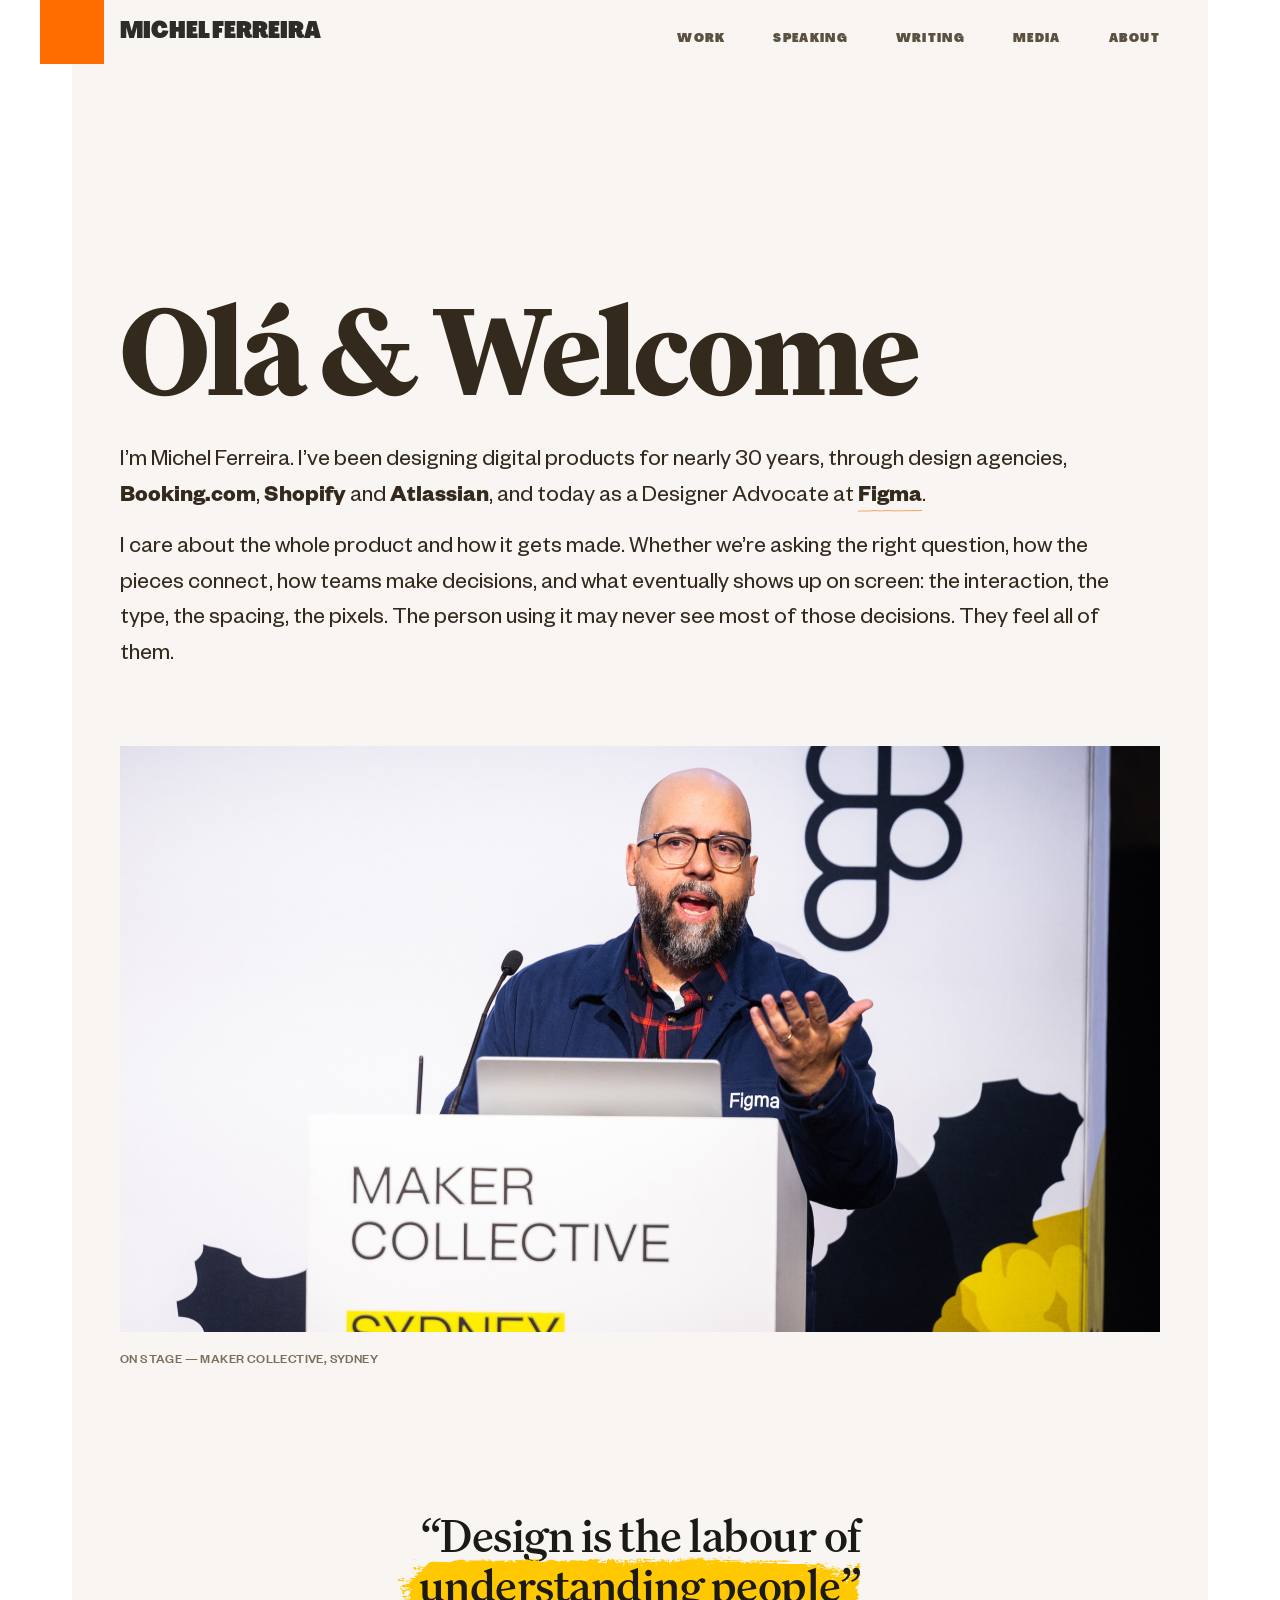
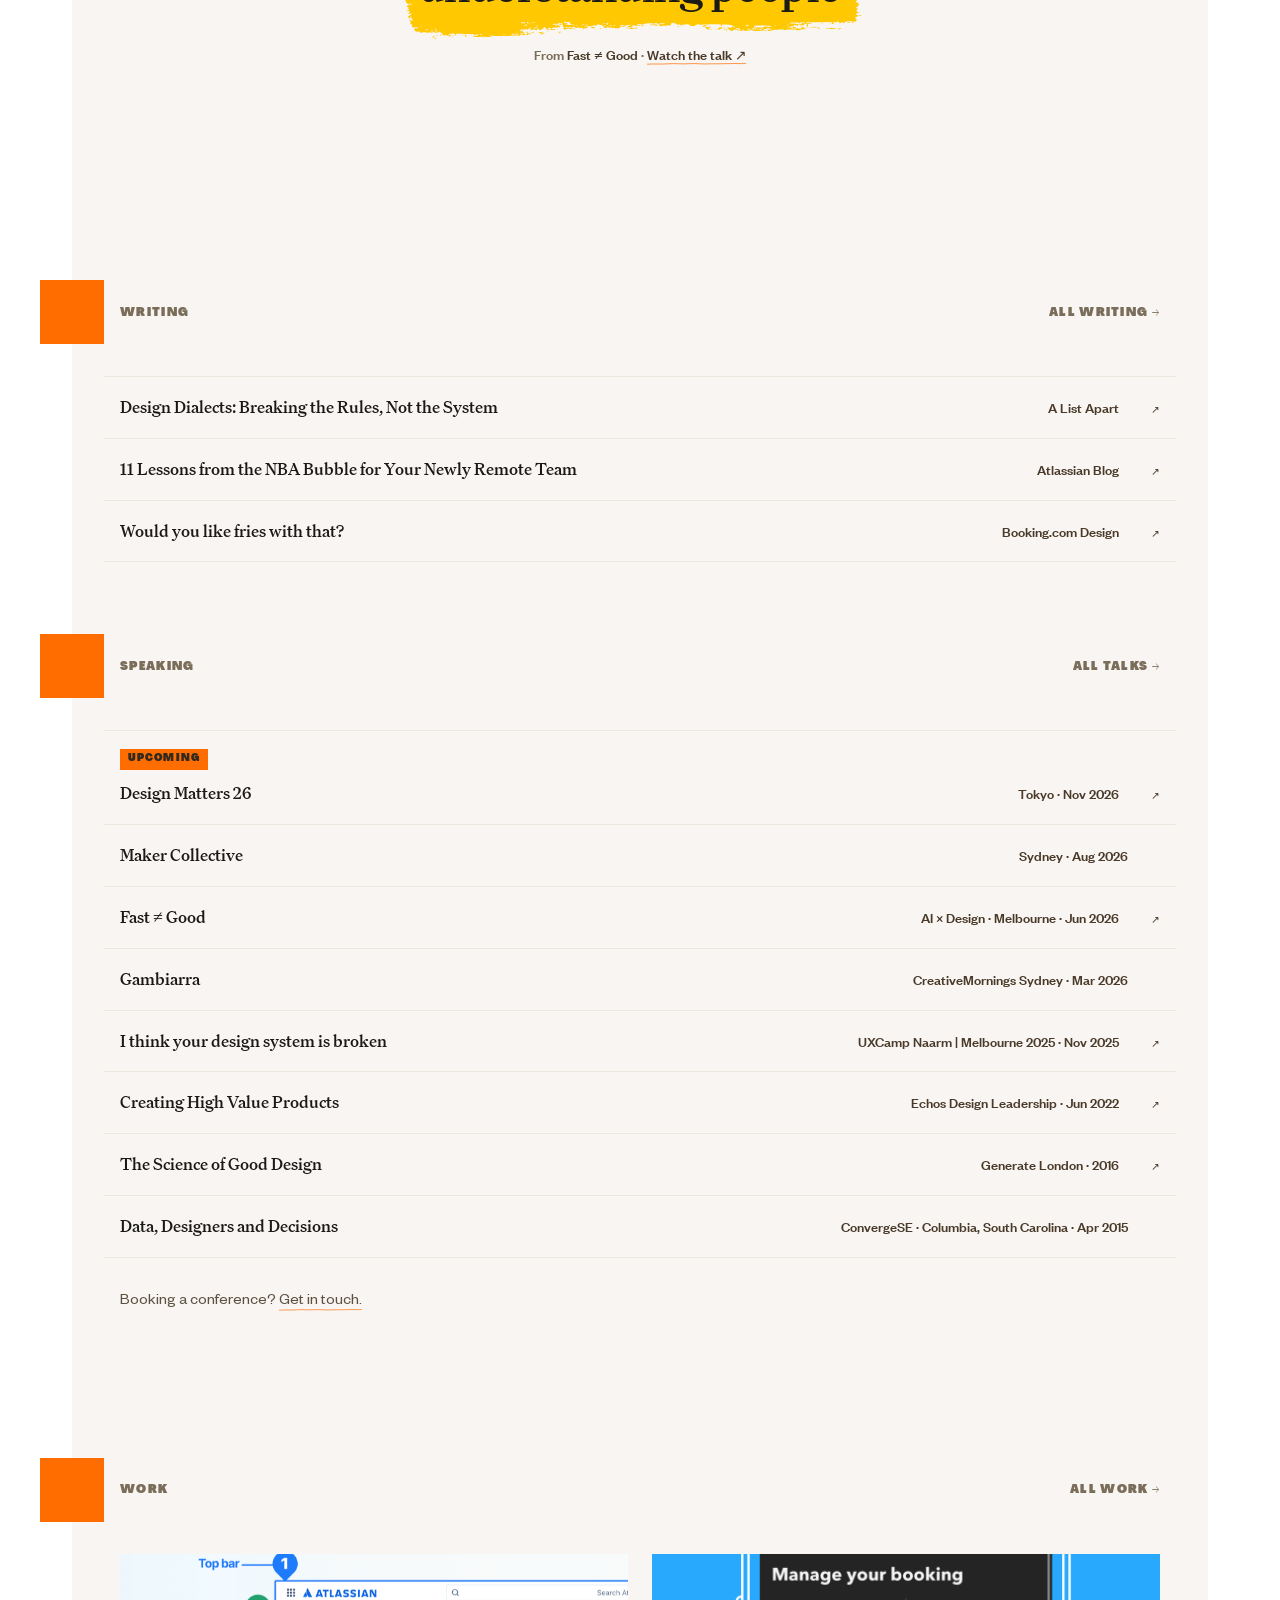
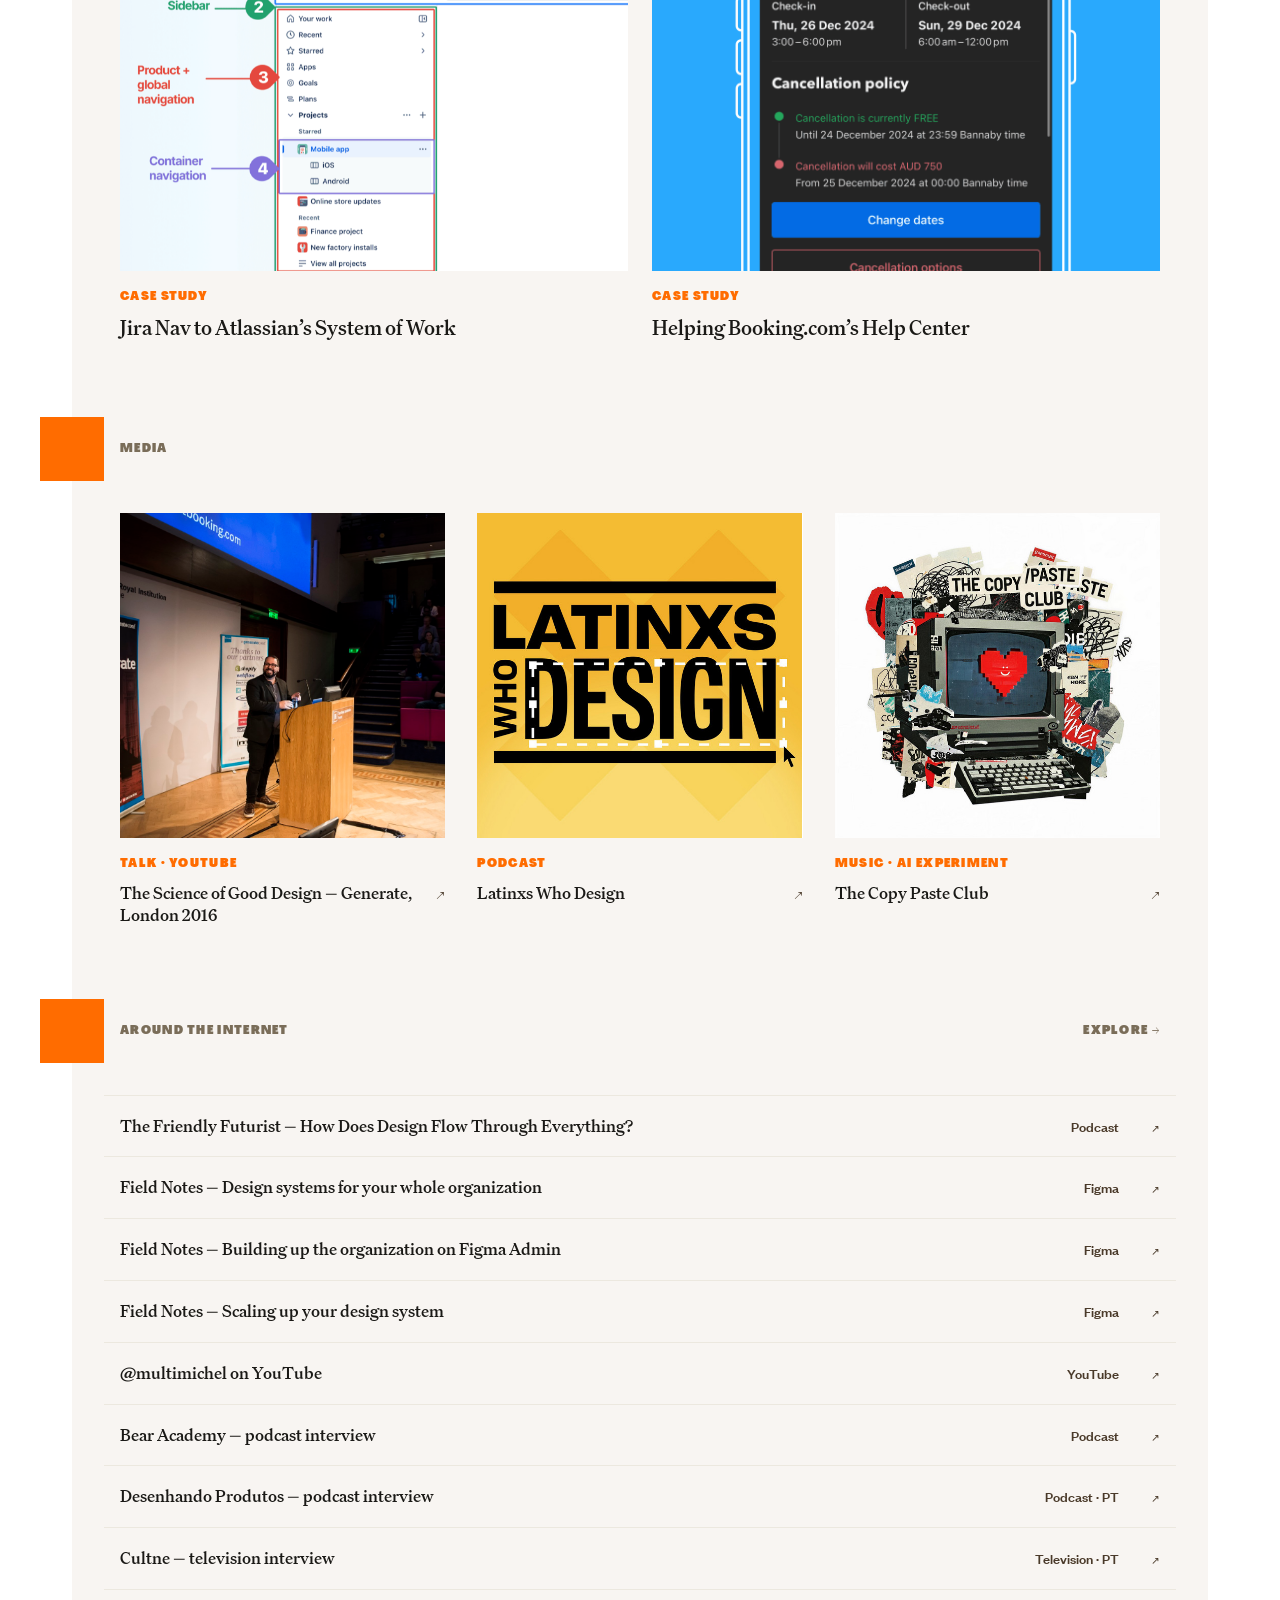
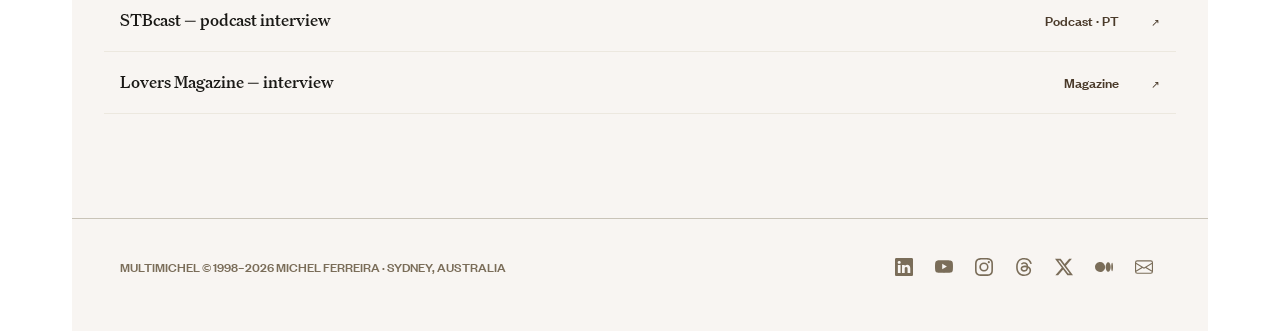
<file: index.html>
<!DOCTYPE html>
<html lang="en">
<head>
<meta charset="utf-8">
<meta name="viewport" content="width=device-width, initial-scale=1">
<title>MultiMichel — Michel Ferreira</title>
<meta name="description" content="Michel Ferreira — designer, speaker, podcaster, writer. Designer Advocate at Figma. Building things on the web since 1998.">
<meta property="og:title" content="MultiMichel — Michel Ferreira">
<meta property="og:description" content="Designer, speaker, podcaster, writer. Building things on the web since 1998.">
<link rel="preload" href="fonts/family-heavy.ttf" as="font" type="font/ttf" crossorigin>
<link rel="preload" href="fonts/FoundersGrotesk-Regular.ttf" as="font" type="font/ttf" crossorigin>
<link rel="stylesheet" href="tokens.css?v=61">
<link rel="stylesheet" href="multimichel.css?v=61">
<link rel="canonical" href="https://multimichel.com/">
<meta property="og:image" content="https://multimichel.com/img/og-default.jpg">
<meta property="og:image:width" content="1200">
<meta property="og:image:height" content="630">
<meta property="og:type" content="website">
<meta property="og:url" content="https://multimichel.com/">
<meta name="twitter:card" content="summary_large_image">
<link rel="icon" href="/favicon.svg" type="image/svg+xml">
<link rel="apple-touch-icon" href="/apple-touch-icon.png">
<meta name="theme-color" content="#F8F5F2">
</head>
<body>
<a class="skiplink" href="#main">Skip to content</a>

<header class="site">
  <div class="brand">
    <button class="brand-menu" type="button" aria-expanded="false" aria-controls="mobile-nav" aria-label="Open menu"><span class="menu-icon"><span></span><span></span></span></button>
    <a class="brand-link" href="index.html">MICHEL FERREIRA</a>
  </div>
  <nav class="main">
    <a href="#work">WORK</a>
    <a href="#speaking">SPEAKING</a>
    <a href="#writing">WRITING</a>
    <a href="#media">MEDIA</a>
    <a href="about.html">ABOUT</a>
  </nav>
  <nav class="mobile-nav" id="mobile-nav" aria-label="Site">
    <a href="#work">WORK</a>
    <a href="#speaking">SPEAKING</a>
    <a href="#writing">WRITING</a>
    <a href="#media">MEDIA</a>
    <a href="about.html">ABOUT</a>
    <a href="contact.html">CONTACT</a>
  </nav>
</header>

<main id="main">
<div class="wrap">

  <section class="hero">
    <h1 class="display">Olá &amp; Welcome</h1>
    <div class="lede">
      <p>I&rsquo;m Michel Ferreira. I&rsquo;ve been designing digital products for nearly 30 years, through design agencies, <b>Booking.com</b>, <b>Shopify</b> and <b>Atlassian</b>, and today as a Designer Advocate at <b><a href="https://www.figma.com" target="_blank" rel="noopener noreferrer">Figma</a></b>.</p>
      <p>I care about the whole product and how it gets made. Whether we&rsquo;re asking the right question, how the pieces connect, how teams make decisions, and what eventually shows up on screen: the interaction, the type, the spacing, the pixels. The person using it may never see most of those decisions. They feel all of them.</p>
    </div>
  </section>

  <figure class="full natural">
    <img width="2000" height="1333" src="img/hero-speaking.jpg" alt="Michel Ferreira speaking at Maker Collective Sydney, laptop with a Figma sticker visible on the podium">
    <figcaption>On stage — Maker Collective, Sydney</figcaption>
  </figure>

  <figure class="quote-block">
    <blockquote class="quote"><span class="quote-mark">&ldquo;</span>Design is the labour of <span class="quote-tail"><span class="hl"><img class="hl-mark" src="img/highlight.svg" alt="" aria-hidden="true">understanding people</span><span class="quote-mark">&rdquo;</span></span></blockquote>
    <figcaption class="quote-source">
      From <cite>Fast &ne; Good</cite> · <a href="https://conffab.com/presentation/fast-≠-good/?gl=5ulxY9lWmOlu" target="_blank" rel="noopener noreferrer">Watch the talk ↗</a>
    </figcaption>
  </figure>

  <section id="writing">
    <div class="sechead"><i class="tab"></i><h2>Writing</h2><a class="more" href="archive.html#Writing">All writing →</a></div>
    <div class="rowlist" id="writing-list"></div>
  </section>

  <section id="speaking">
    <div class="sechead"><i class="tab"></i><h2>Speaking</h2><a class="more" href="archive.html#Talk">All talks →</a></div>
    <div class="rowlist" id="speaking-list"></div>
    <p class="aside-note">Booking a conference? <a href="contact.html" class="aside-note-link">Get in touch.</a></p>
  </section>

  <section id="work">
    <div class="sechead"><i class="tab"></i><h2>Work</h2><a class="more" href="archive.html#Work">All work →</a></div>
    <div class="work-grid">
      <a class="work-card" href="work-atlassian.html">
        <div class="zoomframe"><img loading="lazy" decoding="async" width="1600" height="1354" src="img/work-atlassian-cover.png" alt="Annotated Atlassian Jira navigation diagram: top bar, sidebar, product and global navigation, container navigation" style="object-position:center 22%"></div>
        <div class="work-label">Case study</div>
        <div class="work-card-title"><img class="brush" src="img/highlight-white.svg" alt="" aria-hidden="true">Jira Nav to Atlassian&rsquo;s System of Work</div>
      </a>
      <a class="work-card" href="work-booking.html">
        <div class="zoomframe"><img loading="lazy" decoding="async" width="1028" height="1548" src="img/work-booking-cover.png" alt="Booking.com cancellation policy screen on a phone mockup" style="object-position:center 30%"></div>
        <div class="work-label">Case study</div>
        <div class="work-card-title"><img class="brush" src="img/highlight-white.svg" alt="" aria-hidden="true">Helping Booking.com&rsquo;s Help Center</div>
      </a>
    </div>
  </section>

  <section id="media">
    <div class="sechead"><i class="tab"></i><h2>Media</h2></div>
    <div class="media-grid">
      <a class="media-card" href="https://www.youtube.com/watch?v=4Nk0ray32i0" target="_blank" rel="noopener noreferrer">
        <div class="zoomframe"><img loading="lazy" decoding="async" width="1400" height="934" src="img/generate-london-2016.jpg" alt="Michel Ferreira speaking at Generate Conference, London 2016" style="object-position:22% 38%"></div>
        <div class="media-label">Talk · YouTube</div>
        <div class="media-card-title"><span>The Science of Good Design — Generate, London 2016</span><span class="go" aria-hidden="true">↗</span></div>
      </a>
      <a class="media-card" href="https://open.spotify.com/show/0J3JdhM454AvedlYlXqeRZ" target="_blank" rel="noopener noreferrer">
        <div class="zoomframe"><img loading="lazy" decoding="async" width="640" height="640" src="img/media-latinxs.jpg" alt="Michel Ferreira recording an interview for Latinxs Who Design"></div>
        <div class="media-label">Podcast</div>
        <div class="media-card-title"><span>Latinxs Who Design</span><span class="go" aria-hidden="true">↗</span></div>
      </a>
      <a class="media-card" href="https://open.spotify.com/artist/4h20EEaSsJha8OKMiTfINg" target="_blank" rel="noopener noreferrer">
        <div class="zoomframe"><img loading="lazy" decoding="async" width="640" height="640" src="img/media-copypaste.jpg" alt="Michel Ferreira, portrait"></div>
        <div class="media-label">Music · AI experiment</div>
        <div class="media-card-title"><span>The Copy Paste Club</span><span class="go" aria-hidden="true">↗</span></div>
      </a>
    </div>
  </section>

  <section id="elsewhere">
    <div class="sechead"><i class="tab"></i><h2>Around the internet</h2><a class="more" href="archive.html">Explore →</a></div>
    <div class="rowlist" id="about-list"></div>
  </section>

</div>
</main>

<footer class="site">
  <p class="fineprint">MULTIMICHEL © 1998–2026 MICHEL FERREIRA · SYDNEY, AUSTRALIA</p>
  <nav class="social" aria-label="Elsewhere">
    <a class="social-icon" href="https://www.linkedin.com/in/michelpferreira/" target="_blank" rel="noopener noreferrer" aria-label="LinkedIn" title="LinkedIn"><svg viewBox="0 0 16 16" width="18" height="18" fill="currentColor" aria-hidden="true" focusable="false"><path d="M0 1.146C0 .513.526 0 1.175 0h13.65C15.474 0 16 .513 16 1.146v13.708c0 .633-.526 1.146-1.175 1.146H1.175C.526 16 0 15.487 0 14.854zm4.943 12.248V6.169H2.542v7.225zm-1.2-8.212c.837 0 1.358-.554 1.358-1.248-.015-.709-.52-1.248-1.342-1.248S2.4 3.226 2.4 3.934c0 .694.521 1.248 1.327 1.248zm4.908 8.212V9.359c0-.216.016-.432.08-.586.173-.431.568-.878 1.232-.878.869 0 1.216.662 1.216 1.634v3.865h2.401V9.25c0-2.22-1.184-3.252-2.764-3.252-1.274 0-1.845.7-2.165 1.193v.025h-.016l.016-.025V6.169h-2.4c.03.678 0 7.225 0 7.225z"/></svg></a>
    <a class="social-icon" href="https://www.youtube.com/@multimichel" target="_blank" rel="noopener noreferrer" aria-label="YouTube" title="YouTube"><svg viewBox="0 0 16 16" width="18" height="18" fill="currentColor" aria-hidden="true" focusable="false"><path d="M8.051 1.999h.089c.822.003 4.987.033 6.11.335a2.01 2.01 0 0 1 1.415 1.42c.101.38.172.883.22 1.402l.01.104.022.26.008.104c.065.914.073 1.77.074 1.957v.075c-.001.194-.01 1.108-.082 2.06l-.008.105-.009.104c-.05.572-.124 1.14-.235 1.558a2.01 2.01 0 0 1-1.415 1.42c-1.16.312-5.569.334-6.18.335h-.142c-.309 0-1.587-.006-2.927-.052l-.17-.006-.087-.004-.171-.007-.171-.007c-1.11-.049-2.167-.128-2.654-.26a2.01 2.01 0 0 1-1.415-1.419c-.111-.417-.185-.986-.235-1.558L.09 9.82l-.008-.104A31 31 0 0 1 0 7.68v-.123c.002-.215.01-.958.064-1.778l.007-.103.003-.052.008-.104.022-.26.01-.104c.048-.519.119-1.023.22-1.402a2.01 2.01 0 0 1 1.415-1.42c.487-.13 1.544-.21 2.654-.26l.17-.007.172-.006.086-.003.171-.007A100 100 0 0 1 7.858 2zM6.4 5.209v4.818l4.157-2.408z"/></svg></a>
    <a class="social-icon" href="https://instagram.com/multimichel" target="_blank" rel="noopener noreferrer" aria-label="Instagram" title="Instagram"><svg viewBox="0 0 16 16" width="18" height="18" fill="currentColor" aria-hidden="true" focusable="false"><path d="M8 0C5.829 0 5.556.01 4.703.048 3.85.088 3.269.222 2.76.42a3.9 3.9 0 0 0-1.417.923A3.9 3.9 0 0 0 .42 2.76C.222 3.268.087 3.85.048 4.7.01 5.555 0 5.827 0 8.001c0 2.172.01 2.444.048 3.297.04.852.174 1.433.372 1.942.205.526.478.972.923 1.417.444.445.89.719 1.416.923.51.198 1.09.333 1.942.372C5.555 15.99 5.827 16 8 16s2.444-.01 3.298-.048c.851-.04 1.434-.174 1.943-.372a3.9 3.9 0 0 0 1.416-.923c.445-.445.718-.891.923-1.417.197-.509.332-1.09.372-1.942C15.99 10.445 16 10.173 16 8s-.01-2.445-.048-3.299c-.04-.851-.175-1.433-.372-1.941a3.9 3.9 0 0 0-.923-1.417A3.9 3.9 0 0 0 13.24.42c-.51-.198-1.092-.333-1.943-.372C10.443.01 10.172 0 7.998 0zm-.717 1.442h.718c2.136 0 2.389.007 3.232.046.78.035 1.204.166 1.486.275.373.145.64.319.92.599s.453.546.598.92c.11.281.24.705.275 1.485.039.843.047 1.096.047 3.231s-.008 2.389-.047 3.232c-.035.78-.166 1.203-.275 1.485a2.5 2.5 0 0 1-.599.919c-.28.28-.546.453-.92.598-.28.11-.704.24-1.485.276-.843.038-1.096.047-3.232.047s-2.39-.009-3.233-.047c-.78-.036-1.203-.166-1.485-.276a2.5 2.5 0 0 1-.92-.598 2.5 2.5 0 0 1-.6-.92c-.109-.281-.24-.705-.275-1.485-.038-.843-.046-1.096-.046-3.233s.008-2.388.046-3.231c.036-.78.166-1.204.276-1.486.145-.373.319-.64.599-.92s.546-.453.92-.598c.282-.11.705-.24 1.485-.276.738-.034 1.024-.044 2.515-.045zm4.988 1.328a.96.96 0 1 0 0 1.92.96.96 0 0 0 0-1.92m-4.27 1.122a4.109 4.109 0 1 0 0 8.217 4.109 4.109 0 0 0 0-8.217m0 1.441a2.667 2.667 0 1 1 0 5.334 2.667 2.667 0 0 1 0-5.334"/></svg></a>
    <a class="social-icon" href="https://www.threads.com/@multimichel" target="_blank" rel="noopener noreferrer" aria-label="Threads" title="Threads"><svg viewBox="0 0 16 16" width="18" height="18" fill="currentColor" aria-hidden="true" focusable="false"><path d="M6.321 6.016c-.27-.18-1.166-.802-1.166-.802.756-1.081 1.753-1.502 3.132-1.502.975 0 1.803.327 2.394.948s.928 1.509 1.005 2.644q.492.207.905.484c1.109.745 1.719 1.86 1.719 3.137 0 2.716-2.226 5.075-6.256 5.075C4.594 16 1 13.987 1 7.994 1 2.034 4.482 0 8.044 0 9.69 0 13.55.243 15 5.036l-1.36.353C12.516 1.974 10.163 1.43 8.006 1.43c-3.565 0-5.582 2.171-5.582 6.79 0 4.143 2.254 6.343 5.63 6.343 2.777 0 4.847-1.443 4.847-3.556 0-1.438-1.208-2.127-1.27-2.127-.236 1.234-.868 3.31-3.644 3.31-1.618 0-3.013-1.118-3.013-2.582 0-2.09 1.984-2.847 3.55-2.847.586 0 1.294.04 1.663.114 0-.637-.54-1.728-1.9-1.728-1.25 0-1.566.405-1.967.868ZM8.716 8.19c-2.04 0-2.304.87-2.304 1.416 0 .878 1.043 1.168 1.6 1.168 1.02 0 2.067-.282 2.232-2.423a6.2 6.2 0 0 0-1.528-.161"/></svg></a>
    <a class="social-icon" href="https://x.com/multimichel" target="_blank" rel="noopener noreferrer" aria-label="X" title="X"><svg viewBox="0 0 16 16" width="18" height="18" fill="currentColor" aria-hidden="true" focusable="false"><path d="M12.6.75h2.454l-5.36 6.142L16 15.25h-4.937l-3.867-5.07-4.425 5.07H.316l5.733-6.57L0 .75h5.063l3.495 4.633L12.601.75Zm-.86 13.028h1.36L4.323 2.145H2.865z"/></svg></a>
    <a class="social-icon" href="https://multimichel.medium.com/" target="_blank" rel="noopener noreferrer" aria-label="Medium" title="Medium"><svg viewBox="0 0 16 16" width="18" height="18" fill="currentColor" aria-hidden="true" focusable="false"><path d="M9.025 8c0 2.485-2.02 4.5-4.513 4.5A4.506 4.506 0 0 1 0 8c0-2.486 2.02-4.5 4.512-4.5A4.506 4.506 0 0 1 9.025 8m4.95 0c0 2.34-1.01 4.236-2.256 4.236S9.463 10.339 9.463 8c0-2.34 1.01-4.236 2.256-4.236S13.975 5.661 13.975 8M16 8c0 2.096-.355 3.795-.794 3.795-.438 0-.793-1.7-.793-3.795 0-2.096.355-3.795.794-3.795.438 0 .793 1.699.793 3.795"/></svg></a>
    <a class="social-icon" href="contact.html" aria-label="Email Michel" title="Email Michel"><svg viewBox="0 0 16 16" width="18" height="18" fill="currentColor" aria-hidden="true" focusable="false"><path d="M0 4a2 2 0 0 1 2-2h12a2 2 0 0 1 2 2v8a2 2 0 0 1-2 2H2a2 2 0 0 1-2-2zm2-1a1 1 0 0 0-1 1v.217l7 4.2 7-4.2V4a1 1 0 0 0-1-1zm13 2.383-4.708 2.825L15 11.105zm-.034 6.876-5.64-3.471L8 9.583l-1.326-.795-5.64 3.47A1 1 0 0 0 2 13h12a1 1 0 0 0 .966-.741M1 11.105l4.708-2.897L1 5.383z"/></svg></a>
  </nav>
</footer>

<script src="content.js?v=61"></script>
<script src="nav.js?v=61" defer></script>
<script>
(function(){
  function esc(s){return (s||"").replace(/&/g,"&amp;").replace(/</g,"&lt;")}

  // One row grammar for every list on this page:
  //   [kicker]   status or category, its own line
  //   Title            ↗   title left, action arrow at the right edge
  //   metadata
  // The arrow is a sibling of the title, never part of its text.
  // See .row in multimichel.css.
  function row(href, titleHtml, metaHtml, kickerHtml){
    var tag = href ? 'a' : 'div';
    var openAttrs = href ? ' href="'+href+'"'+MM.linkAttrs(href) : '';
    return '<'+tag+' class="row"'+openAttrs+'>'
      + (kickerHtml ? '<span class="kicker-line">'+kickerHtml+'</span>' : '')
      + '<span class="t">'+titleHtml+'</span>'
      + MM.actionMark(href)
      + '<span class="m">'+metaHtml+'</span>'
      + '</'+tag+'>';
  }

  // Writing is EDITORIALLY curated, not sorted by recency. These three show
  // continuity across the career — an independent publication, a company Michel
  // worked for, and the same practice a decade earlier. Fast ≠ Good is
  // deliberately absent: it already owns the quote feature directly above.
  // Home credits the PUBLICATION — who put the piece out — and drops the
  // platform it happens to be hosted on. The archive prints both. Same record,
  // two contexts: publication + platform are real fields on the item, not a
  // presentation-only override.
  var writingPicks = ["w-dialects", "w-nba-bubble", "w-fries"];
  document.getElementById("writing-list").innerHTML = writingPicks.map(function(id){
    var i = MM.items.filter(function(x){return x.id===id})[0];
    return i ? row(i.url, esc(i.title), esc(i.publication || i.platform || "")) : "";
  }).join("");

  // Speaking on Home is an edited selection that tells the ARC — current work
  // deliberately mixed with historical anchors, so the section reads as a long
  // speaking career rather than the Figma era alone. Recency is not the rule
  // and "pre-2026" is not a hiding rule: an entry appears because it is
  // upcoming, or because featured:true marks it as an anchor worth showing.
  // The full history lives in archive.html.
  var speakingFormats = {talk:1, keynote:1, panel:1, workshop:1, webinar:1};
  var talks = MM.items.filter(function(i){
    if (i.type !== "Talk" || !speakingFormats[i.format]) return false;
    if (i.status === "upcoming") return true;
    return i.status === "past" && i.featured === true && i.format !== "webinar";
  });
  talks.sort(function(a,b){
    if ((a.status==="upcoming") !== (b.status==="upcoming")) return a.status==="upcoming" ? -1 : 1;
    return String(b.date).localeCompare(String(a.date));
  });
  // eventName is editorial — rendered exactly as stored, never rebuilt from
  // eventName + location. talkTitle (when present) is the row title and
  // eventName drops into the meta line instead; showLocation controls
  // whether location is also shown there (off when it's baked into eventName,
  // e.g. "UXCamp Melbourne", "CreativeMornings Sydney").
  document.getElementById("speaking-list").innerHTML = talks.map(function(i){
    var title = i.talkTitle || i.eventName;
    var metaParts = [];
    if (i.talkTitle) metaParts.push(i.eventName);
    if (i.showLocation && i.location) metaParts.push(i.location);
    metaParts.push(i.displayDate || String(i.date).slice(0,4));
    // Status gets its own line above the title — it is neither part of the
    // title nor part of the metadata sentence. It disappears on its own the
    // moment an event stops being "upcoming".
    var kicker = i.status==="upcoming" ? '<span class="up">UPCOMING</span>' : null;
    return row(i.url, esc(title), metaParts.filter(Boolean).join(" · "), kicker);
  }).join("");

  // Around the internet — interviews and appearances elsewhere, newest first.
  var elsewhere = MM.items.filter(function(i){return i.type==="Interview" || i.type==="Video"});
  elsewhere.sort(function(a,b){return b.year-a.year});
  document.getElementById("about-list").innerHTML = elsewhere.map(function(i){
    var meta = [i.kind, i.lang==="pt-BR"?"PT":null].filter(Boolean).join(" · ");
    return row(i.url, esc(i.title), meta);
  }).join("");
})();
</script>
</body>
</html>
</file>
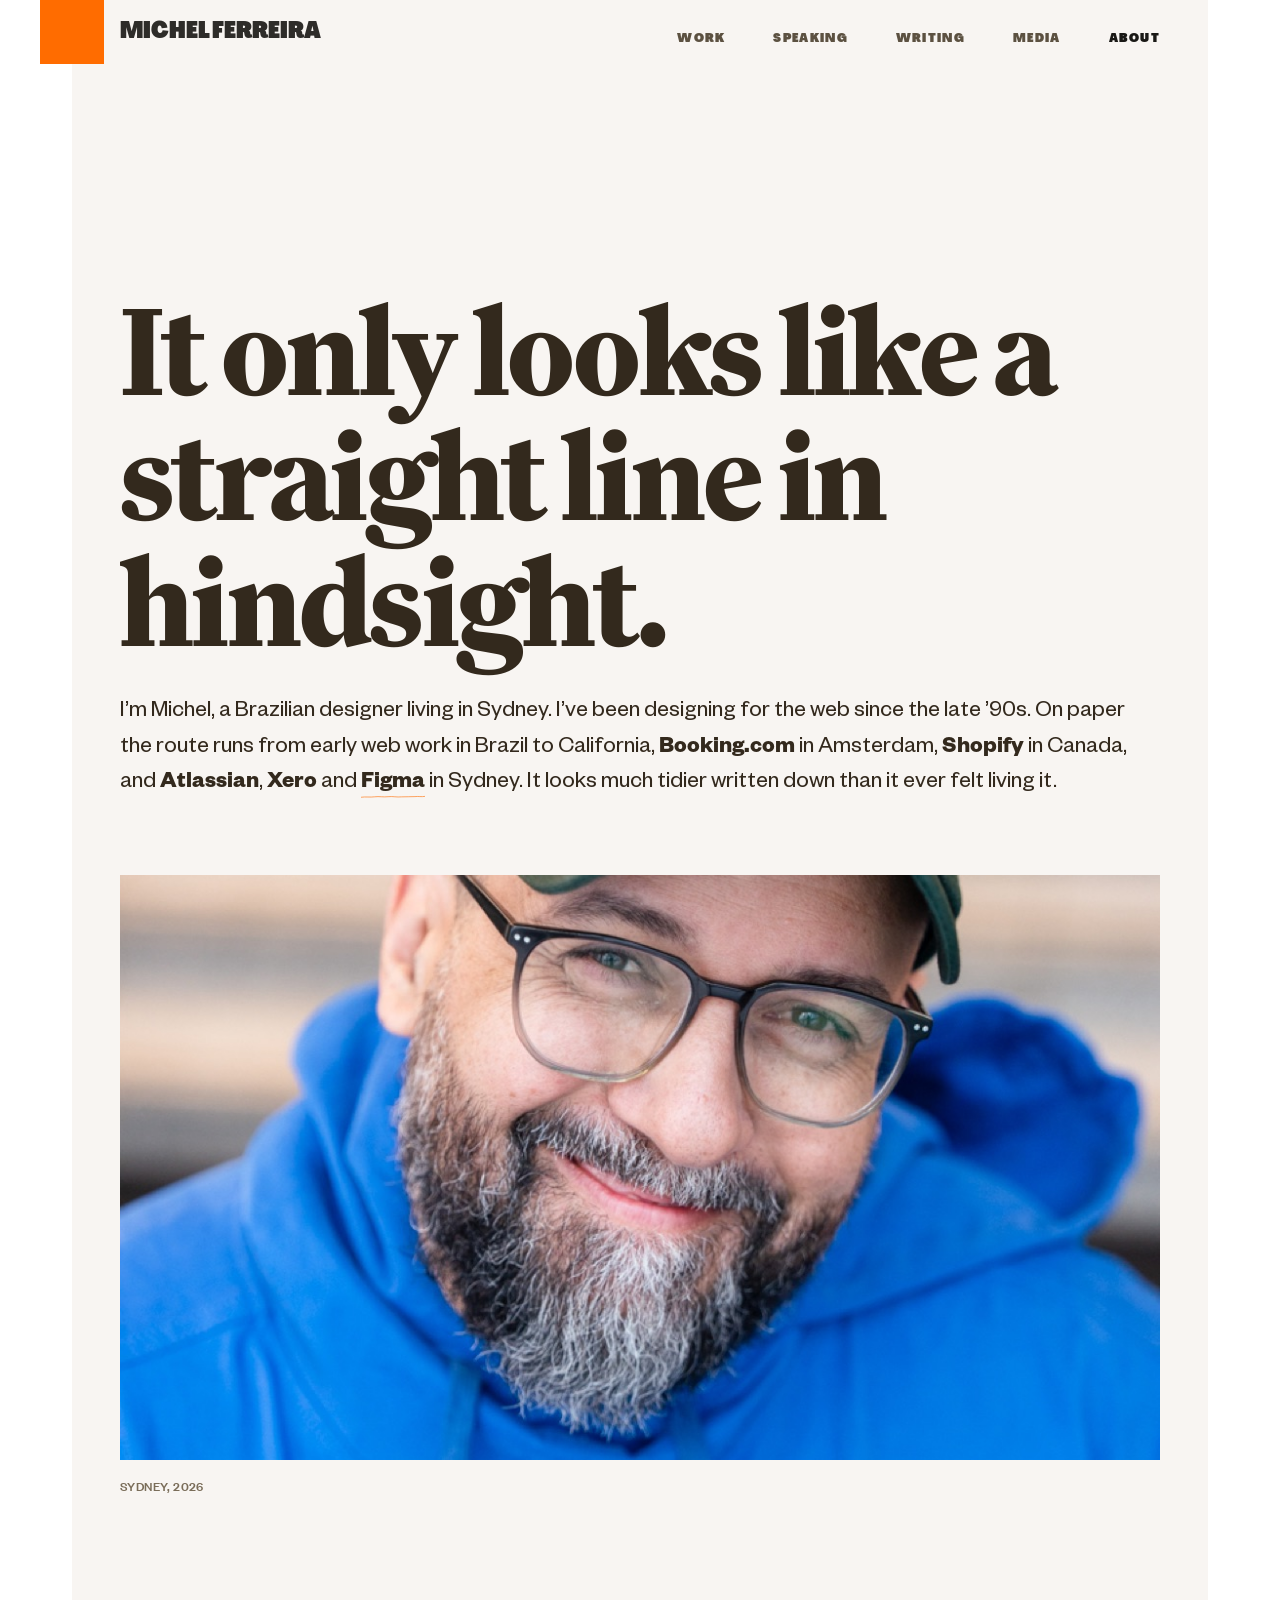
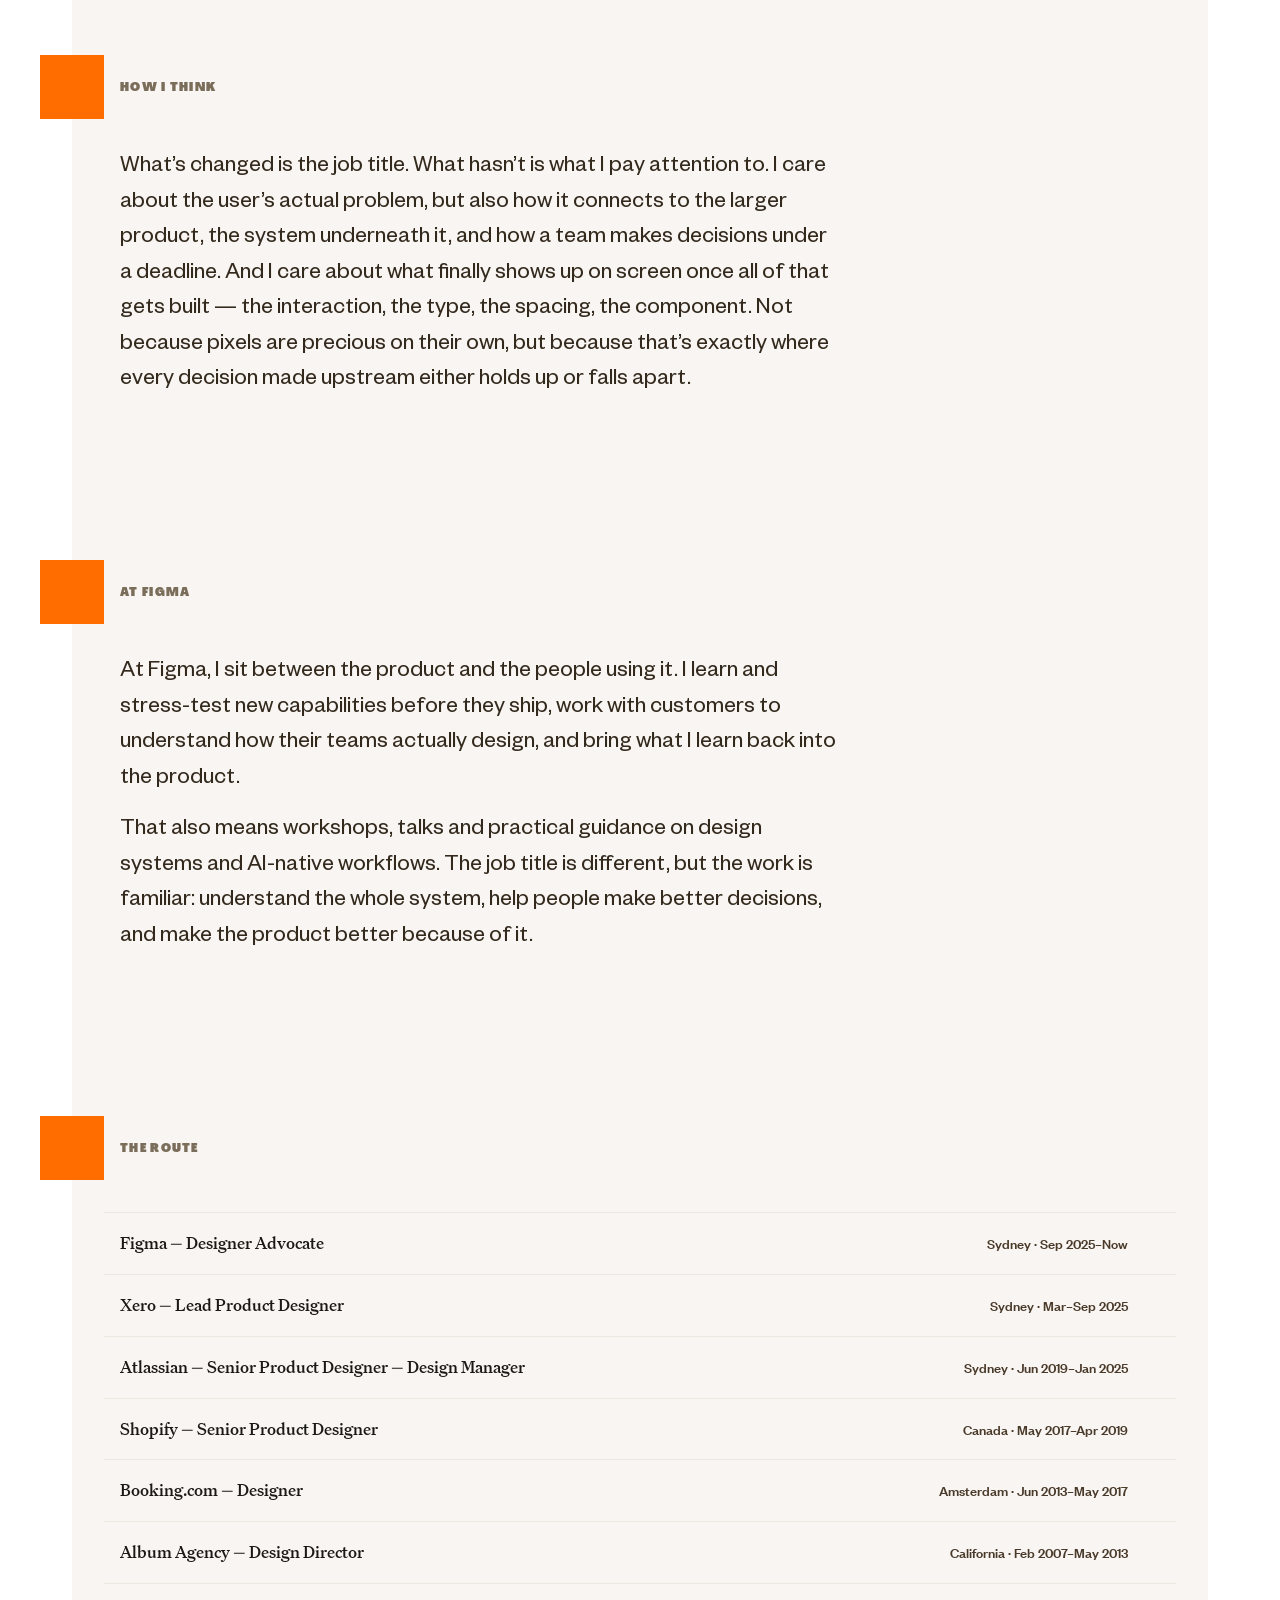
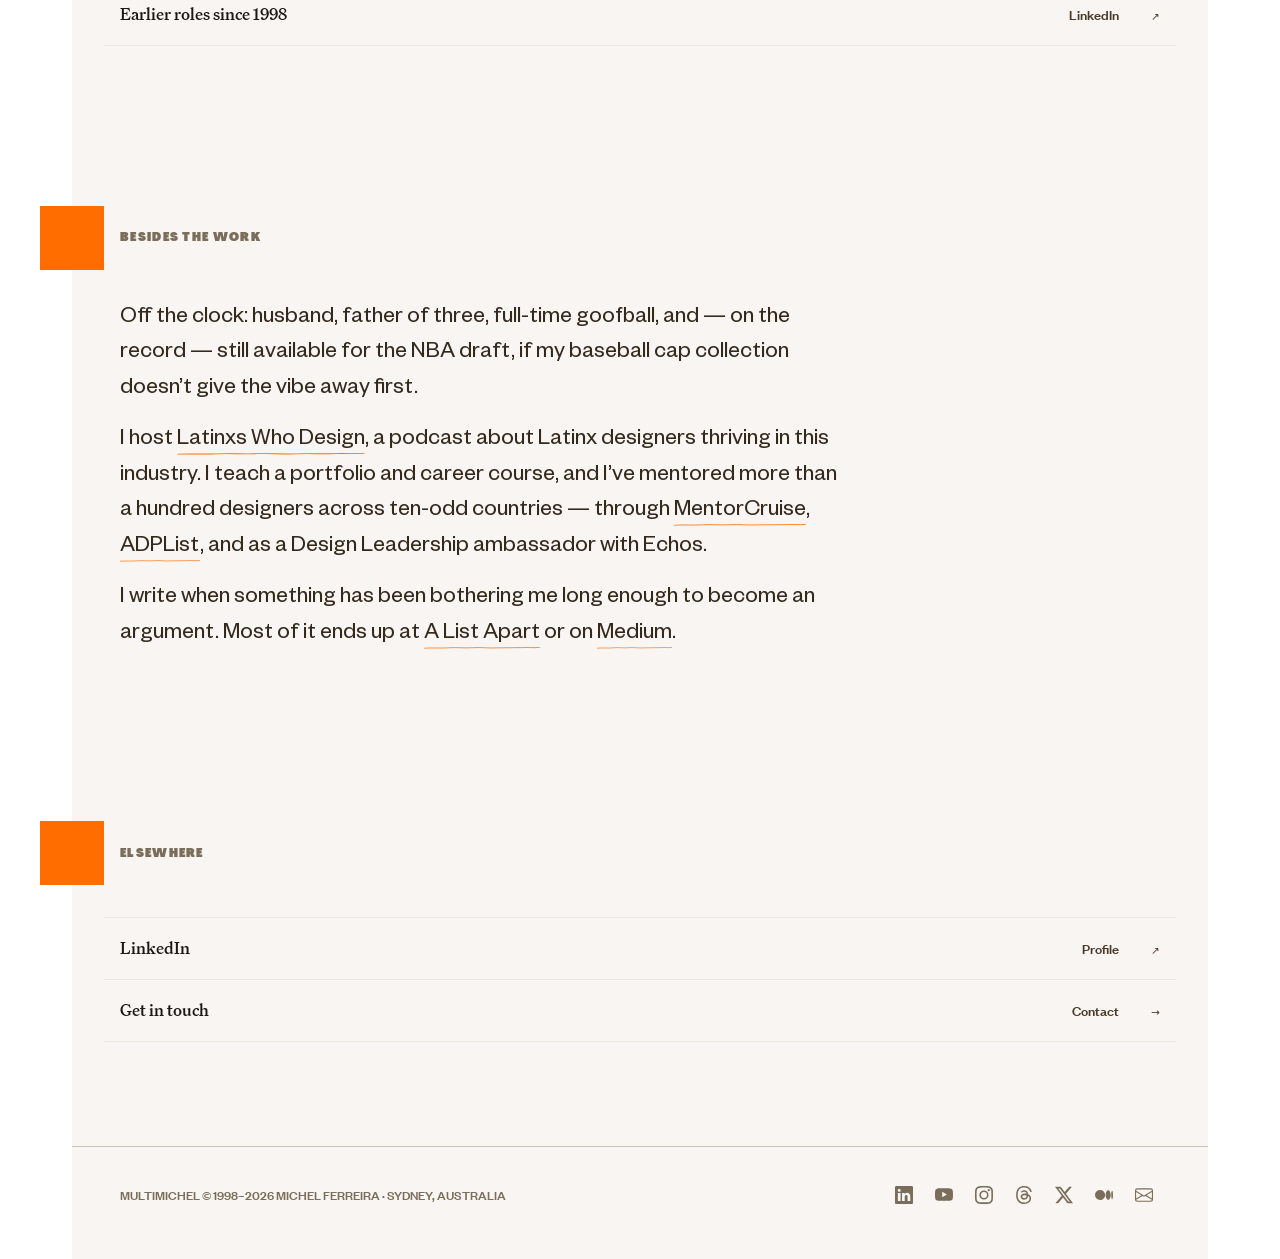
<file: about.html>
<!DOCTYPE html>
<html lang="en">
<head>
<meta charset="utf-8">
<meta name="viewport" content="width=device-width, initial-scale=1">
<title>About — Michel Ferreira</title>
<meta name="description" content="Michel Ferreira — Designer Advocate at Figma. Brazil, Amsterdam, Canada, Sydney. Building things on the web since 1998.">
<meta property="og:title" content="About — Michel Ferreira">
<meta property="og:description" content="Designer Advocate at Figma. Brazil, Amsterdam, Canada, Sydney. Building things on the web since 1998.">
<link rel="preload" href="fonts/family-heavy.ttf" as="font" type="font/ttf" crossorigin>
<link rel="preload" href="fonts/FoundersGrotesk-Regular.ttf" as="font" type="font/ttf" crossorigin>
<link rel="stylesheet" href="tokens.css?v=61">
<link rel="stylesheet" href="multimichel.css?v=61">
<link rel="canonical" href="https://multimichel.com/about">
<meta property="og:image" content="https://multimichel.com/img/og-default.jpg">
<meta property="og:image:width" content="1200">
<meta property="og:image:height" content="630">
<meta property="og:type" content="website">
<meta property="og:url" content="https://multimichel.com/about">
<meta name="twitter:card" content="summary_large_image">
<link rel="icon" href="/favicon.svg" type="image/svg+xml">
<link rel="apple-touch-icon" href="/apple-touch-icon.png">
<meta name="theme-color" content="#F8F5F2">
</head>
<body>
<a class="skiplink" href="#main">Skip to content</a>

<header class="site">
  <div class="brand">
    <button class="brand-menu" type="button" aria-expanded="false" aria-controls="mobile-nav" aria-label="Open menu"><span class="menu-icon"><span></span><span></span></span></button>
    <a class="brand-link" href="index.html">MICHEL FERREIRA</a>
  </div>
  <nav class="main">
    <a href="index.html#work">WORK</a>
    <a href="index.html#speaking">SPEAKING</a>
    <a href="index.html#writing">WRITING</a>
    <a href="index.html#media">MEDIA</a>
    <a href="about.html" aria-current="page">ABOUT</a>
  </nav>
  <nav class="mobile-nav" id="mobile-nav" aria-label="Site">
    <a href="index.html#work">WORK</a>
    <a href="index.html#speaking">SPEAKING</a>
    <a href="index.html#writing">WRITING</a>
    <a href="index.html#media">MEDIA</a>
    <a href="about.html" aria-current="page">ABOUT</a>
    <a href="contact.html">CONTACT</a>
  </nav>
</header>

<main id="main">
<div class="wrap">

  <section class="hero">
    <h1 class="display">It only looks like a straight line in hindsight.</h1>
    <div class="lede">
      <p>I&rsquo;m Michel, a Brazilian designer living in Sydney. I&rsquo;ve been designing for the web since the late &rsquo;90s. On paper the route runs from early web work in Brazil to California, <b>Booking.com</b> in Amsterdam, <b>Shopify</b> in Canada, and <b>Atlassian</b>, <b>Xero</b> and <b><a href="https://www.figma.com" target="_blank" rel="noopener noreferrer">Figma</a></b> in Sydney. It looks much tidier written down than it ever felt living it.</p>
    </div>
  </section>

  <figure class="full">
    <img width="1066" height="1600" src="img/about-portrait.jpg" alt="Michel Ferreira, smiling to camera in a green Maker cap and blue Figma hoodie">
    <figcaption>Sydney, 2026</figcaption>
  </figure>

  <section id="how-i-think">
    <div class="sechead"><i class="tab"></i><h2>How I think</h2></div>
    <div class="prose">
      <p>What&rsquo;s changed is the job title. What hasn&rsquo;t is what I pay attention to. I care about the user&rsquo;s actual problem, but also how it connects to the larger product, the system underneath it, and how a team makes decisions under a deadline. And I care about what finally shows up on screen once all of that gets built &mdash; the interaction, the type, the spacing, the component. Not because pixels are precious on their own, but because that&rsquo;s exactly where every decision made upstream either holds up or falls apart.</p>
    </div>
  </section>

  <section id="at-figma">
    <div class="sechead"><i class="tab"></i><h2>At Figma</h2></div>
    <div class="prose">
      <p>At Figma, I sit between the product and the people using it. I learn and stress-test new capabilities before they ship, work with customers to understand how their teams actually design, and bring what I learn back into the product.</p>
      <p>That also means workshops, talks and practical guidance on design systems and AI-native workflows. The job title is different, but the work is familiar: understand the whole system, help people make better decisions, and make the product better because of it.</p>
    </div>
  </section>

  <section id="route">
    <div class="sechead"><i class="tab"></i><h2>The route</h2></div>
    <div class="rowlist" id="route-list"></div>
  </section>

  <section id="besides">
    <div class="sechead"><i class="tab"></i><h2>Besides the work</h2></div>
    <div class="prose">
      <p>Off the clock: husband, father of three, full-time goofball, and &mdash; on the record &mdash; still available for the NBA draft, if my baseball cap collection doesn&rsquo;t give the vibe away first.</p>
      <p>I host <a href="https://open.spotify.com/show/0J3JdhM454AvedlYlXqeRZ" target="_blank" rel="noopener noreferrer">Latinxs Who Design</a>, a podcast about Latinx designers thriving in this industry. I teach a portfolio and career course, and I&rsquo;ve mentored more than a hundred designers across ten-odd countries &mdash; through <a href="https://mentorcruise.com/mentor/michelferreira/" target="_blank" rel="noopener noreferrer">MentorCruise</a>, <a href="https://adplist.org/mentors/michel-ferreira" target="_blank" rel="noopener noreferrer">ADPList</a>, and as a Design Leadership ambassador with Echos.</p>
      <p>I write when something has been bothering me long enough to become an argument. Most of it ends up at <a href="https://alistapart.com/article/design-dialects-breaking-the-rules-not-the-system/" target="_blank" rel="noopener noreferrer">A List Apart</a> or on <a href="https://multimichel.medium.com/" target="_blank" rel="noopener noreferrer">Medium</a>.</p>
    </div>
  </section>

  <section id="about-links">
    <div class="sechead"><i class="tab"></i><h2>Elsewhere</h2></div>
    <div class="rowlist">
      <a class="row" href="https://www.linkedin.com/in/michelpferreira/" target="_blank" rel="noopener noreferrer"><span class="t">LinkedIn</span><span class="go" aria-hidden="true">↗</span><span class="m">Profile</span></a>
      <a class="row" href="contact.html"><span class="t">Get in touch</span><span class="go" aria-hidden="true">→</span><span class="m">Contact</span></a>
    </div>
  </section>

</div>
</main>

<footer class="site">
  <p class="fineprint">MULTIMICHEL © 1998–2026 MICHEL FERREIRA · SYDNEY, AUSTRALIA</p>
  <nav class="social" aria-label="Elsewhere">
    <a class="social-icon" href="https://www.linkedin.com/in/michelpferreira/" target="_blank" rel="noopener noreferrer" aria-label="LinkedIn" title="LinkedIn"><svg viewBox="0 0 16 16" width="18" height="18" fill="currentColor" aria-hidden="true" focusable="false"><path d="M0 1.146C0 .513.526 0 1.175 0h13.65C15.474 0 16 .513 16 1.146v13.708c0 .633-.526 1.146-1.175 1.146H1.175C.526 16 0 15.487 0 14.854zm4.943 12.248V6.169H2.542v7.225zm-1.2-8.212c.837 0 1.358-.554 1.358-1.248-.015-.709-.52-1.248-1.342-1.248S2.4 3.226 2.4 3.934c0 .694.521 1.248 1.327 1.248zm4.908 8.212V9.359c0-.216.016-.432.08-.586.173-.431.568-.878 1.232-.878.869 0 1.216.662 1.216 1.634v3.865h2.401V9.25c0-2.22-1.184-3.252-2.764-3.252-1.274 0-1.845.7-2.165 1.193v.025h-.016l.016-.025V6.169h-2.4c.03.678 0 7.225 0 7.225z"/></svg></a>
    <a class="social-icon" href="https://www.youtube.com/@multimichel" target="_blank" rel="noopener noreferrer" aria-label="YouTube" title="YouTube"><svg viewBox="0 0 16 16" width="18" height="18" fill="currentColor" aria-hidden="true" focusable="false"><path d="M8.051 1.999h.089c.822.003 4.987.033 6.11.335a2.01 2.01 0 0 1 1.415 1.42c.101.38.172.883.22 1.402l.01.104.022.26.008.104c.065.914.073 1.77.074 1.957v.075c-.001.194-.01 1.108-.082 2.06l-.008.105-.009.104c-.05.572-.124 1.14-.235 1.558a2.01 2.01 0 0 1-1.415 1.42c-1.16.312-5.569.334-6.18.335h-.142c-.309 0-1.587-.006-2.927-.052l-.17-.006-.087-.004-.171-.007-.171-.007c-1.11-.049-2.167-.128-2.654-.26a2.01 2.01 0 0 1-1.415-1.419c-.111-.417-.185-.986-.235-1.558L.09 9.82l-.008-.104A31 31 0 0 1 0 7.68v-.123c.002-.215.01-.958.064-1.778l.007-.103.003-.052.008-.104.022-.26.01-.104c.048-.519.119-1.023.22-1.402a2.01 2.01 0 0 1 1.415-1.42c.487-.13 1.544-.21 2.654-.26l.17-.007.172-.006.086-.003.171-.007A100 100 0 0 1 7.858 2zM6.4 5.209v4.818l4.157-2.408z"/></svg></a>
    <a class="social-icon" href="https://instagram.com/multimichel" target="_blank" rel="noopener noreferrer" aria-label="Instagram" title="Instagram"><svg viewBox="0 0 16 16" width="18" height="18" fill="currentColor" aria-hidden="true" focusable="false"><path d="M8 0C5.829 0 5.556.01 4.703.048 3.85.088 3.269.222 2.76.42a3.9 3.9 0 0 0-1.417.923A3.9 3.9 0 0 0 .42 2.76C.222 3.268.087 3.85.048 4.7.01 5.555 0 5.827 0 8.001c0 2.172.01 2.444.048 3.297.04.852.174 1.433.372 1.942.205.526.478.972.923 1.417.444.445.89.719 1.416.923.51.198 1.09.333 1.942.372C5.555 15.99 5.827 16 8 16s2.444-.01 3.298-.048c.851-.04 1.434-.174 1.943-.372a3.9 3.9 0 0 0 1.416-.923c.445-.445.718-.891.923-1.417.197-.509.332-1.09.372-1.942C15.99 10.445 16 10.173 16 8s-.01-2.445-.048-3.299c-.04-.851-.175-1.433-.372-1.941a3.9 3.9 0 0 0-.923-1.417A3.9 3.9 0 0 0 13.24.42c-.51-.198-1.092-.333-1.943-.372C10.443.01 10.172 0 7.998 0zm-.717 1.442h.718c2.136 0 2.389.007 3.232.046.78.035 1.204.166 1.486.275.373.145.64.319.92.599s.453.546.598.92c.11.281.24.705.275 1.485.039.843.047 1.096.047 3.231s-.008 2.389-.047 3.232c-.035.78-.166 1.203-.275 1.485a2.5 2.5 0 0 1-.599.919c-.28.28-.546.453-.92.598-.28.11-.704.24-1.485.276-.843.038-1.096.047-3.232.047s-2.39-.009-3.233-.047c-.78-.036-1.203-.166-1.485-.276a2.5 2.5 0 0 1-.92-.598 2.5 2.5 0 0 1-.6-.92c-.109-.281-.24-.705-.275-1.485-.038-.843-.046-1.096-.046-3.233s.008-2.388.046-3.231c.036-.78.166-1.204.276-1.486.145-.373.319-.64.599-.92s.546-.453.92-.598c.282-.11.705-.24 1.485-.276.738-.034 1.024-.044 2.515-.045zm4.988 1.328a.96.96 0 1 0 0 1.92.96.96 0 0 0 0-1.92m-4.27 1.122a4.109 4.109 0 1 0 0 8.217 4.109 4.109 0 0 0 0-8.217m0 1.441a2.667 2.667 0 1 1 0 5.334 2.667 2.667 0 0 1 0-5.334"/></svg></a>
    <a class="social-icon" href="https://www.threads.com/@multimichel" target="_blank" rel="noopener noreferrer" aria-label="Threads" title="Threads"><svg viewBox="0 0 16 16" width="18" height="18" fill="currentColor" aria-hidden="true" focusable="false"><path d="M6.321 6.016c-.27-.18-1.166-.802-1.166-.802.756-1.081 1.753-1.502 3.132-1.502.975 0 1.803.327 2.394.948s.928 1.509 1.005 2.644q.492.207.905.484c1.109.745 1.719 1.86 1.719 3.137 0 2.716-2.226 5.075-6.256 5.075C4.594 16 1 13.987 1 7.994 1 2.034 4.482 0 8.044 0 9.69 0 13.55.243 15 5.036l-1.36.353C12.516 1.974 10.163 1.43 8.006 1.43c-3.565 0-5.582 2.171-5.582 6.79 0 4.143 2.254 6.343 5.63 6.343 2.777 0 4.847-1.443 4.847-3.556 0-1.438-1.208-2.127-1.27-2.127-.236 1.234-.868 3.31-3.644 3.31-1.618 0-3.013-1.118-3.013-2.582 0-2.09 1.984-2.847 3.55-2.847.586 0 1.294.04 1.663.114 0-.637-.54-1.728-1.9-1.728-1.25 0-1.566.405-1.967.868ZM8.716 8.19c-2.04 0-2.304.87-2.304 1.416 0 .878 1.043 1.168 1.6 1.168 1.02 0 2.067-.282 2.232-2.423a6.2 6.2 0 0 0-1.528-.161"/></svg></a>
    <a class="social-icon" href="https://x.com/multimichel" target="_blank" rel="noopener noreferrer" aria-label="X" title="X"><svg viewBox="0 0 16 16" width="18" height="18" fill="currentColor" aria-hidden="true" focusable="false"><path d="M12.6.75h2.454l-5.36 6.142L16 15.25h-4.937l-3.867-5.07-4.425 5.07H.316l5.733-6.57L0 .75h5.063l3.495 4.633L12.601.75Zm-.86 13.028h1.36L4.323 2.145H2.865z"/></svg></a>
    <a class="social-icon" href="https://multimichel.medium.com/" target="_blank" rel="noopener noreferrer" aria-label="Medium" title="Medium"><svg viewBox="0 0 16 16" width="18" height="18" fill="currentColor" aria-hidden="true" focusable="false"><path d="M9.025 8c0 2.485-2.02 4.5-4.513 4.5A4.506 4.506 0 0 1 0 8c0-2.486 2.02-4.5 4.512-4.5A4.506 4.506 0 0 1 9.025 8m4.95 0c0 2.34-1.01 4.236-2.256 4.236S9.463 10.339 9.463 8c0-2.34 1.01-4.236 2.256-4.236S13.975 5.661 13.975 8M16 8c0 2.096-.355 3.795-.794 3.795-.438 0-.793-1.7-.793-3.795 0-2.096.355-3.795.794-3.795.438 0 .793 1.699.793 3.795"/></svg></a>
    <a class="social-icon" href="contact.html" aria-label="Email Michel" title="Email Michel"><svg viewBox="0 0 16 16" width="18" height="18" fill="currentColor" aria-hidden="true" focusable="false"><path d="M0 4a2 2 0 0 1 2-2h12a2 2 0 0 1 2 2v8a2 2 0 0 1-2 2H2a2 2 0 0 1-2-2zm2-1a1 1 0 0 0-1 1v.217l7 4.2 7-4.2V4a1 1 0 0 0-1-1zm13 2.383-4.708 2.825L15 11.105zm-.034 6.876-5.64-3.471L8 9.583l-1.326-.795-5.64 3.47A1 1 0 0 0 2 13h12a1 1 0 0 0 .966-.741M1 11.105l4.708-2.897L1 5.383z"/></svg></a>
  </nav>
</footer>

<script src="content.js?v=61"></script>
<script src="nav.js?v=61" defer></script>
<script>
(function(){
  function esc(s){return (s||"").replace(/&/g,"&amp;").replace(/</g,"&lt;")}
  // The route reads straight off the same content graph the homepage uses —
  // role on the left, where and when on the right. No provenance, no notes.
  var list = MM.experience.map(function(e){
    // Dates are patchy in the graph on purpose — render what's known, never
    // a dangling en-dash or a bare "present". A single-year stint shows the
    // year once rather than as "2025–2025".
    // Month-level throughout, so the 2025 sequence reads as a sequence rather
    // than three entries flattened onto the same year. When a stint starts and
    // ends in one year the year is printed once: "Mar–Sep 2025".
    var when;
    var sy = (e.start || "").split(" ")[1], ey = (e.end || "").split(" ")[1];
    if (e.end === "present")   when = e.start ? e.start + "–Now" : "Now";
    else if (sy && sy === ey)  when = e.start.split(" ")[0] + "–" + e.end;
    else if (e.start && e.end) when = e.start + "–" + e.end;
    else                       when = e.start || e.end || "";
    var meta = [e.city, when].filter(Boolean).join(" · ");
    // Every entry is ONE typographic title — a role spanning two titles reads
    // as a single line ("Senior Product Designer — Design Manager") and may
    // wrap, but never becomes a title plus a secondary role line.
    return '<div class="row"><span class="t">'+esc(e.company)+' — '+esc(e.role)+'</span><span class="m">'+esc(meta)+'</span></div>';
  }).join("");
  // Everything before Album Agency lives on LinkedIn — linked, never restated
  // here as a synthetic "early web & design" catch-all row.
  var earlier = "https://www.linkedin.com/in/michelpferreira/";
  list += '<a class="row" href="'+earlier+'"'+MM.linkAttrs(earlier)+'><span class="t">Earlier roles since 1998</span>'+MM.actionMark(earlier)+'<span class="m">LinkedIn</span></a>';
  document.getElementById("route-list").innerHTML = list;
})();
</script>
</body>
</html>
</file>
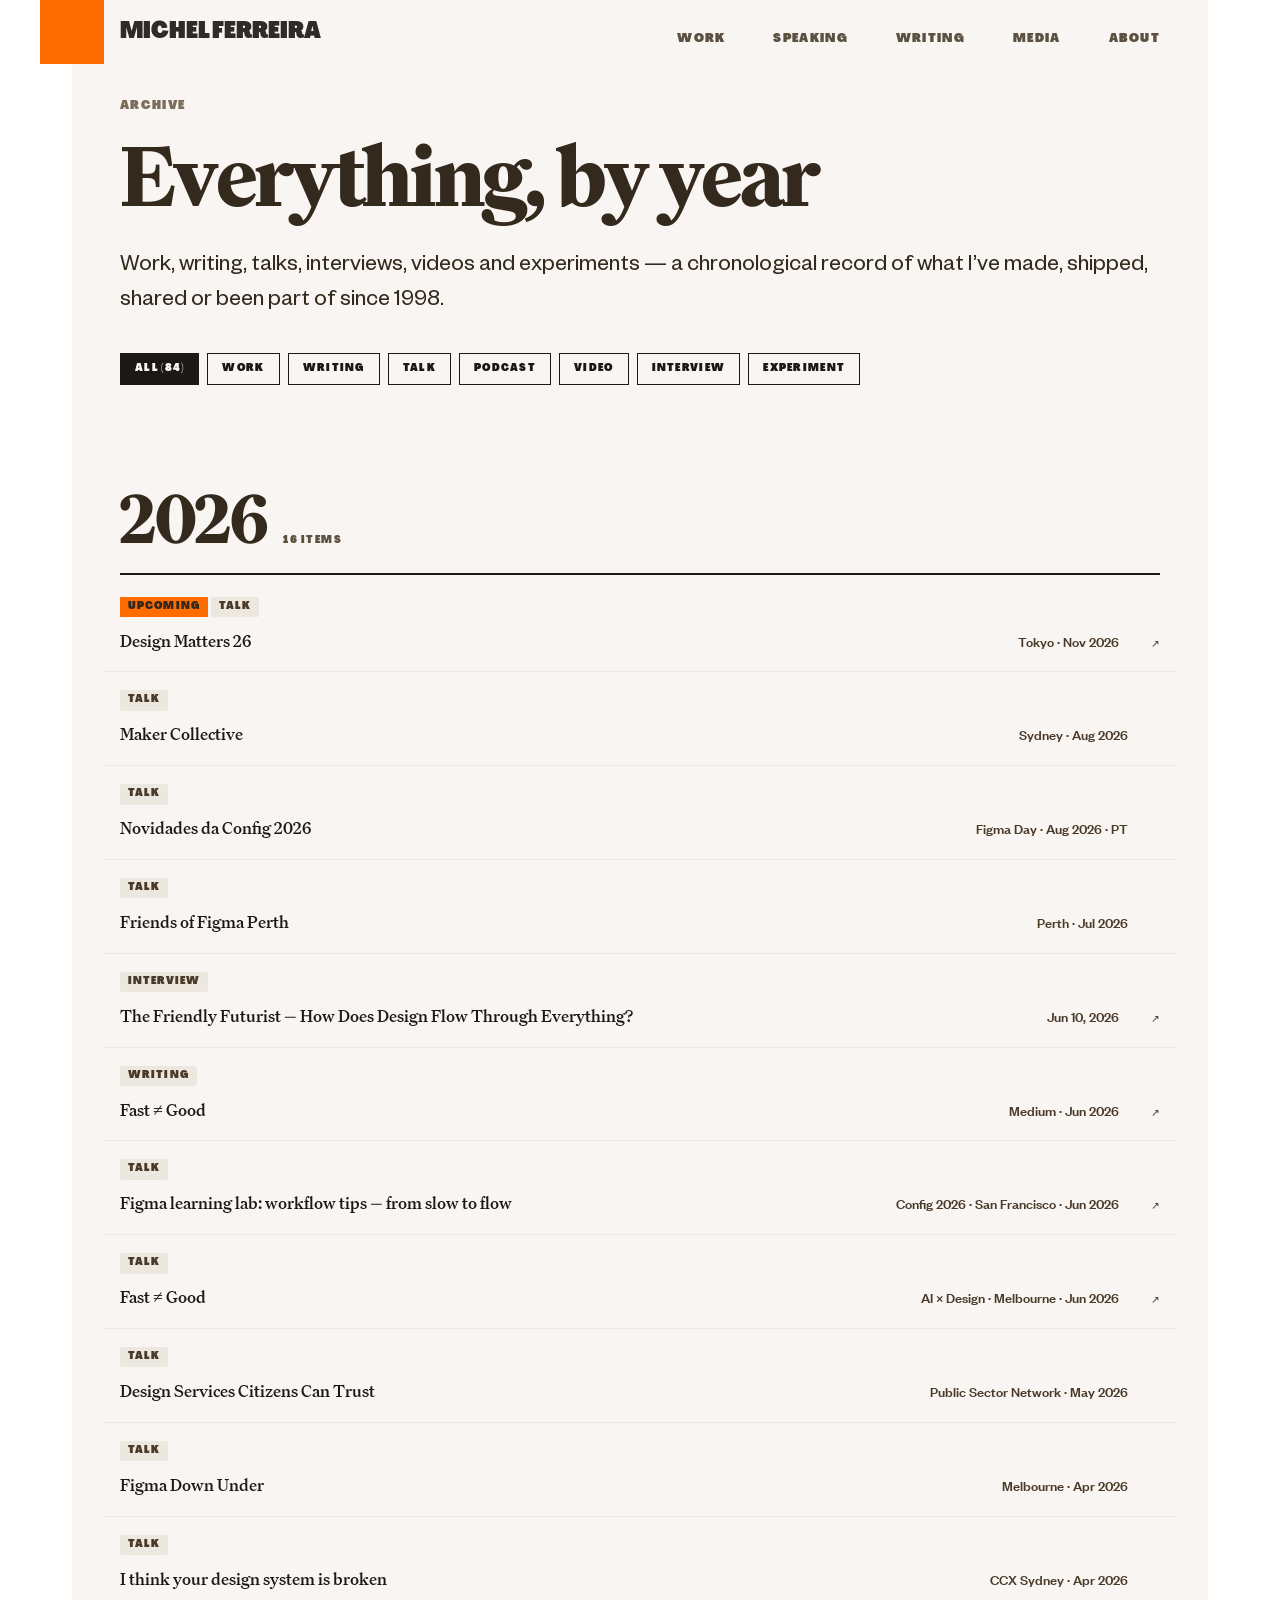
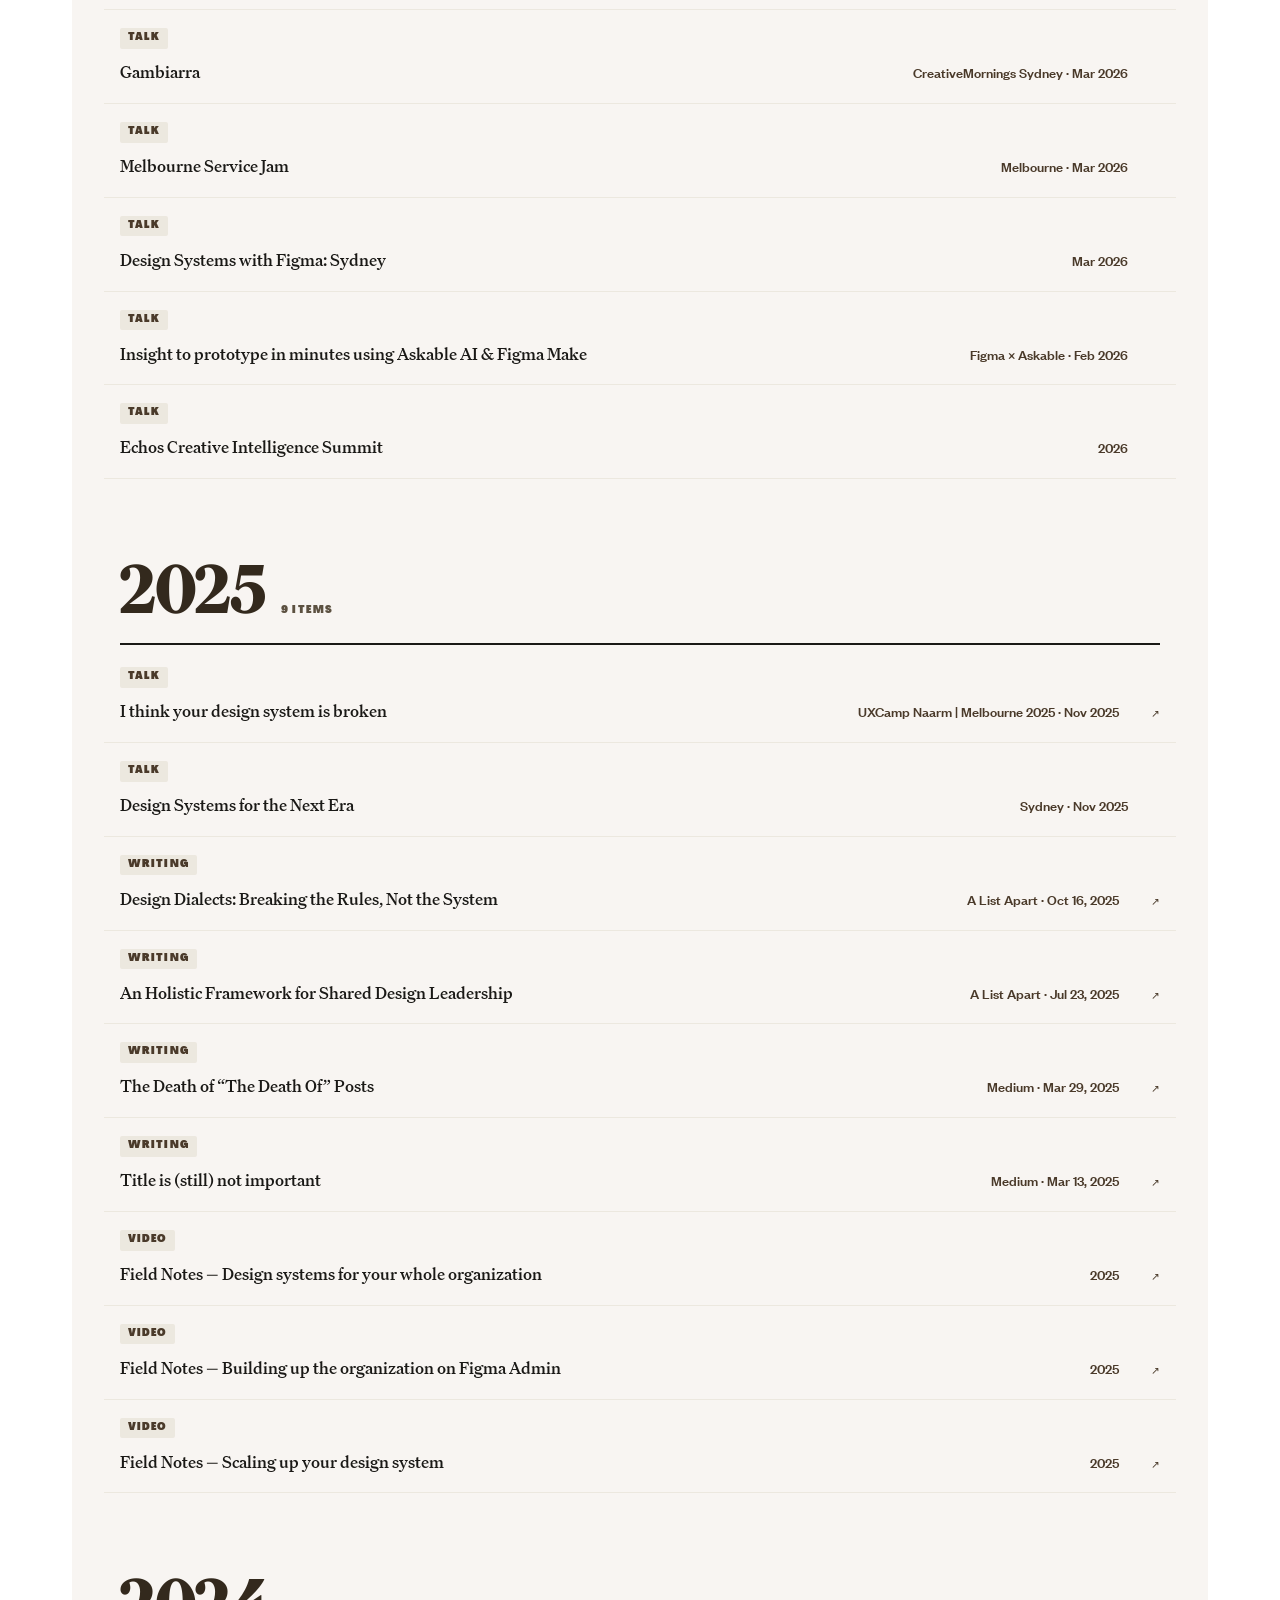
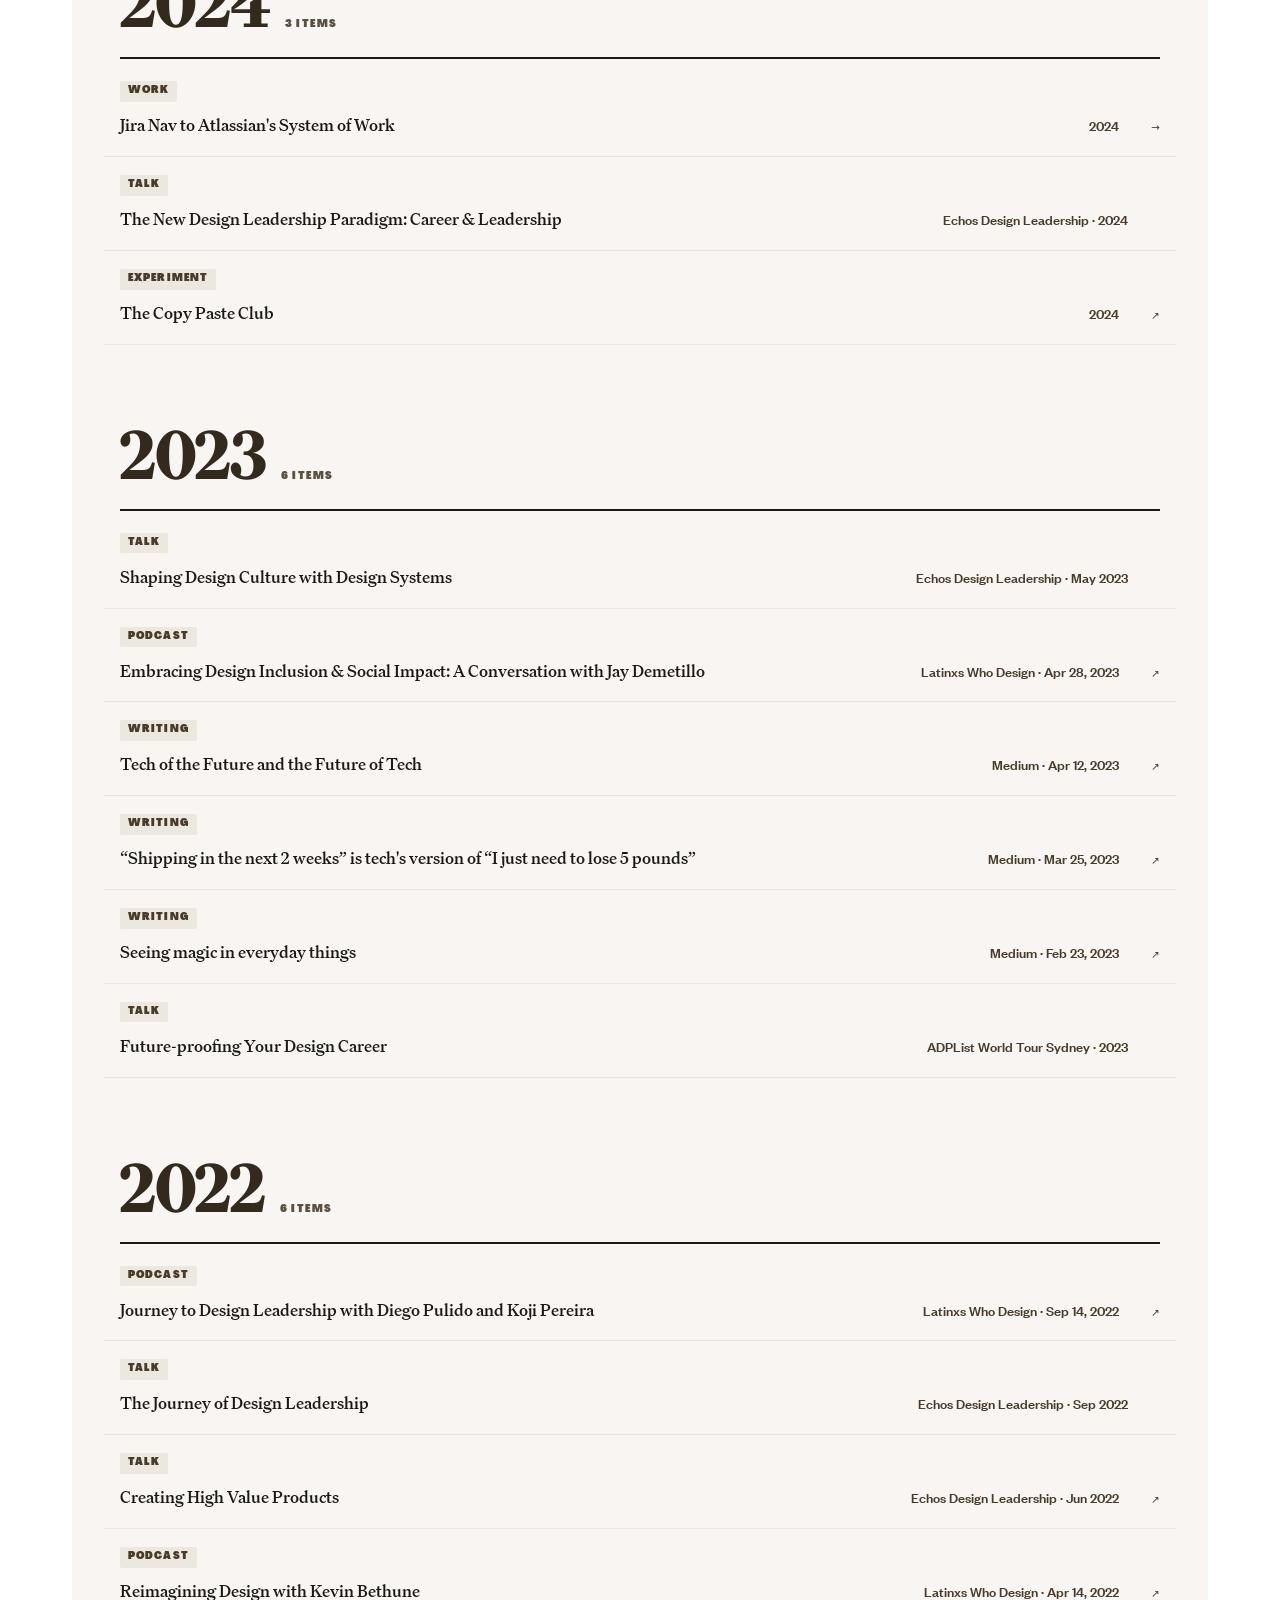
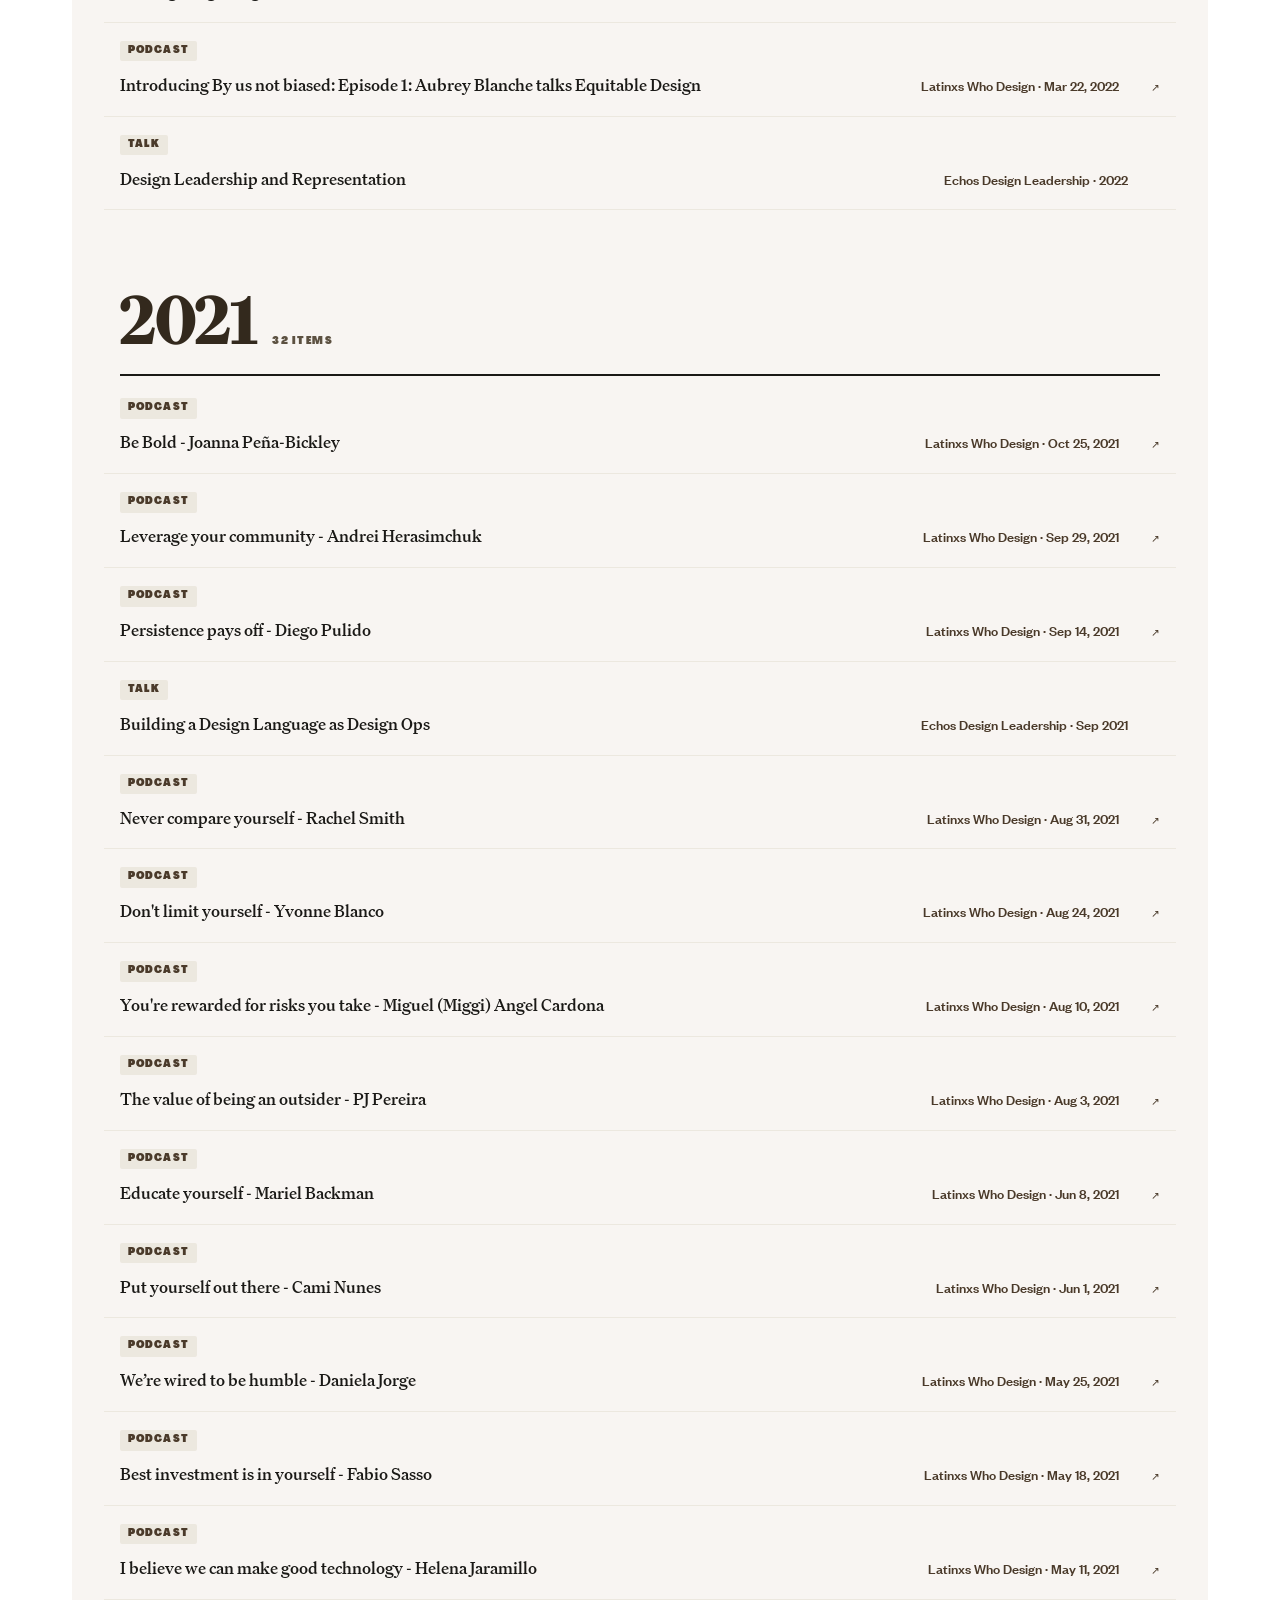
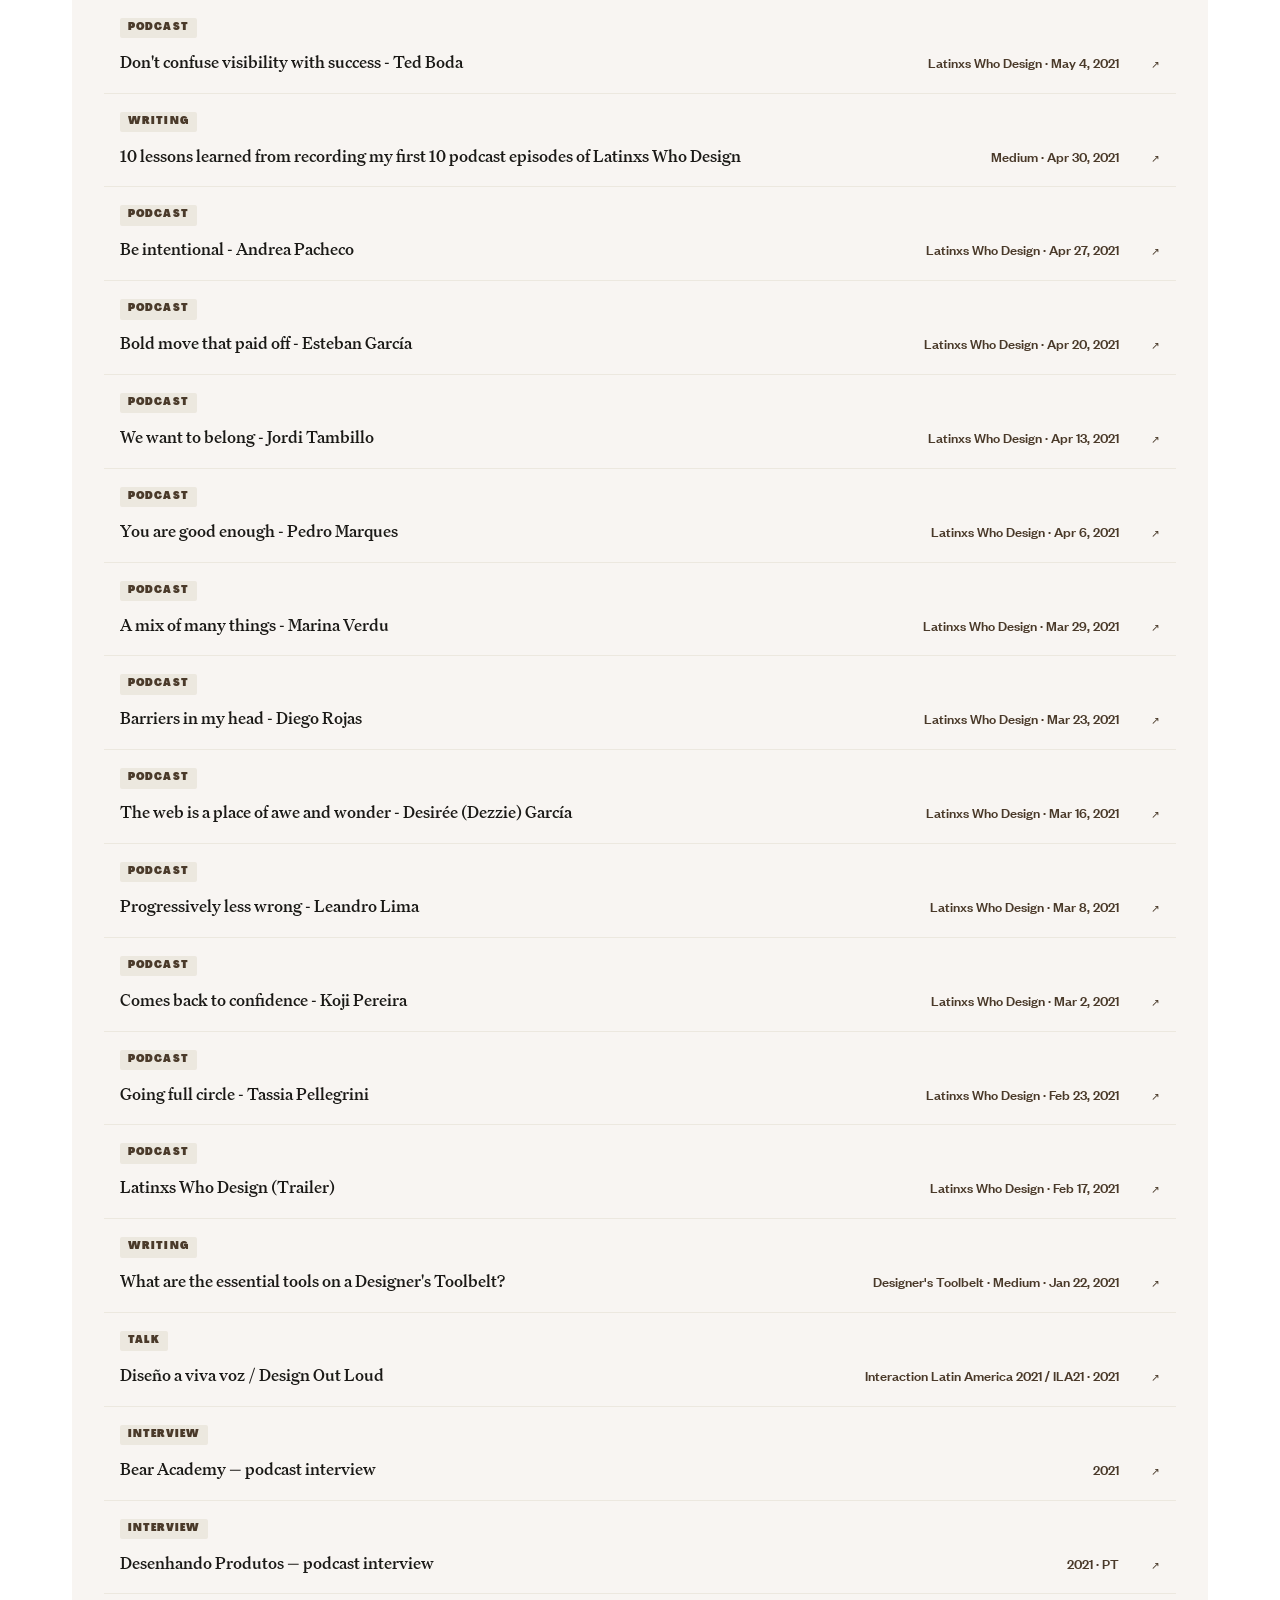
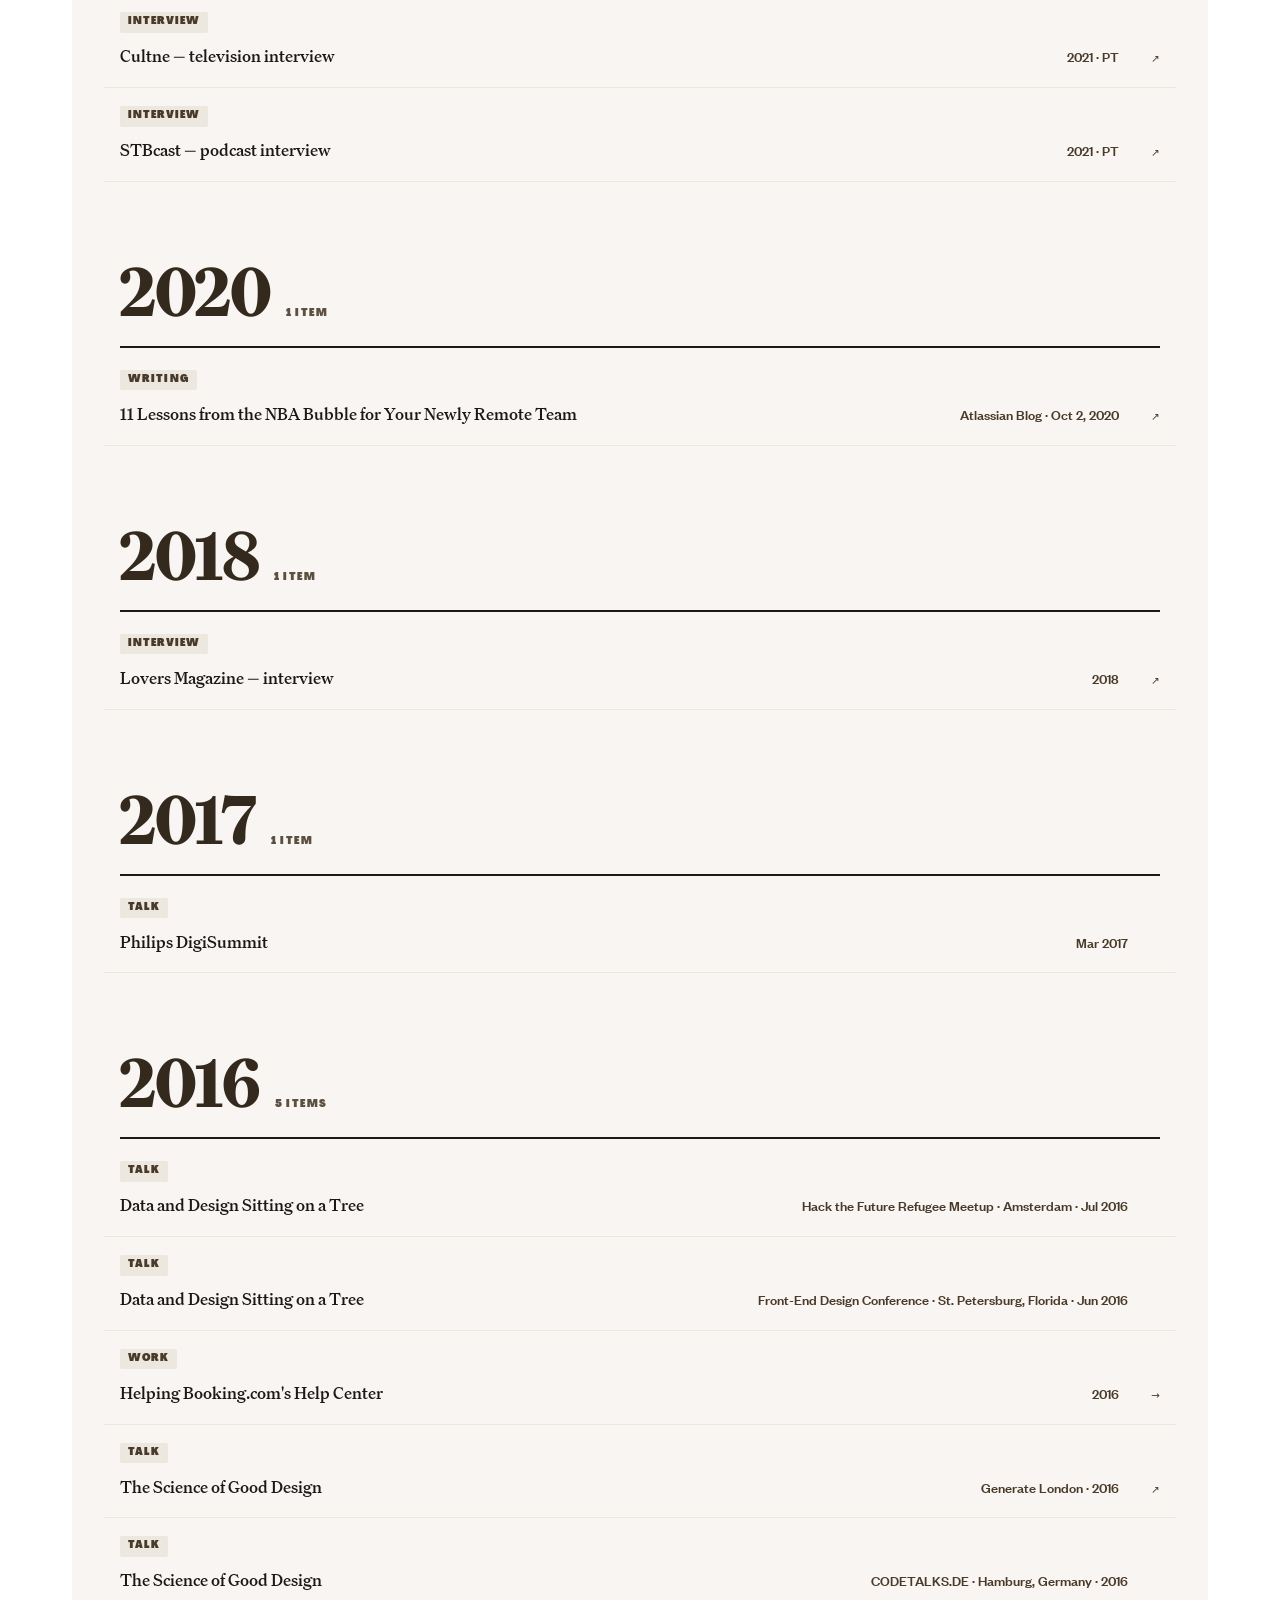
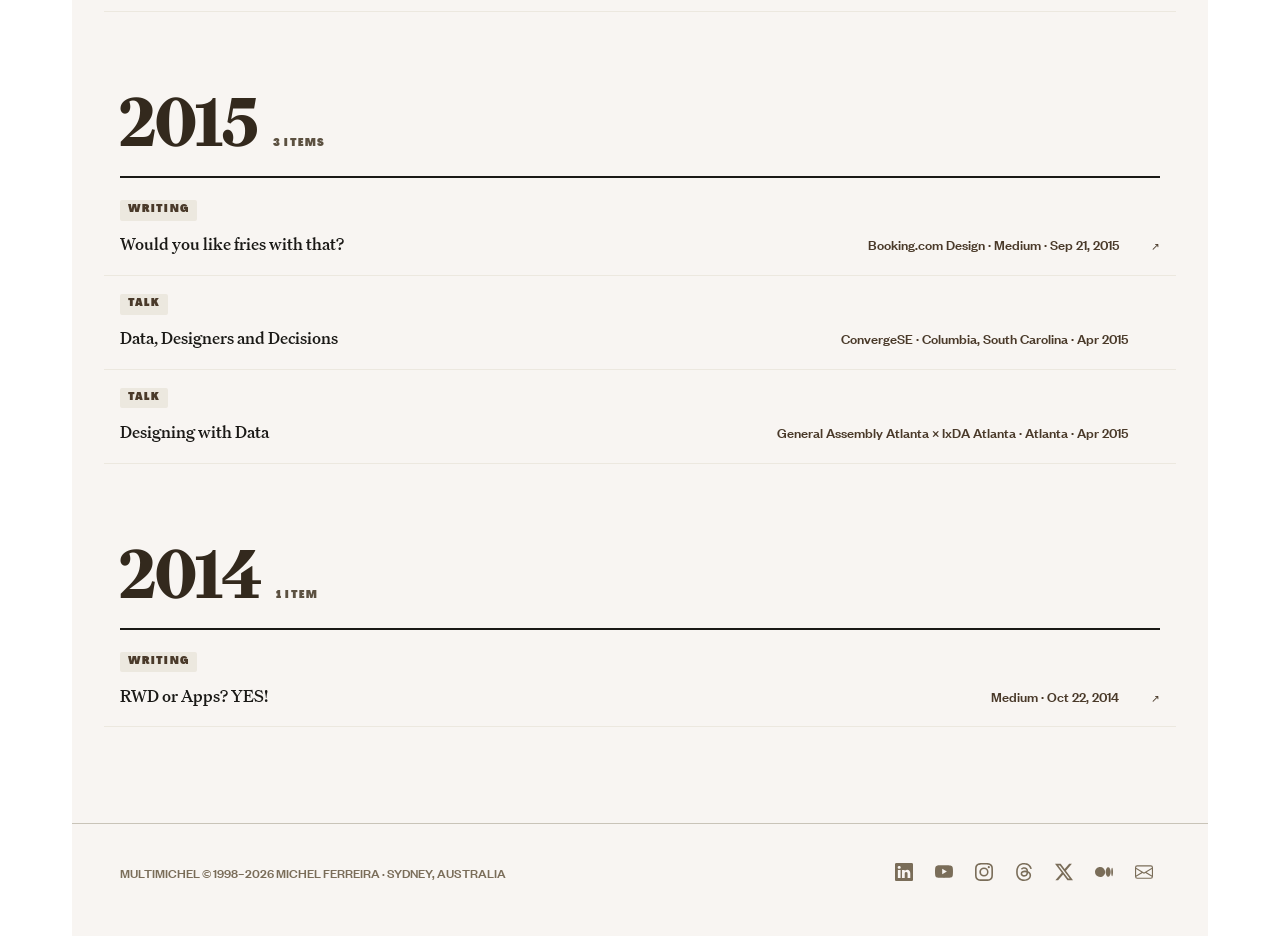
<file: archive.html>
<!DOCTYPE html>
<html lang="en">
<head>
<meta charset="utf-8">
<meta name="viewport" content="width=device-width, initial-scale=1">
<meta name="description" content="Work, writing, talks, interviews, videos and experiments — a chronological record of what Michel Ferreira has made, shipped, shared or been part of since 1998.">
<title>Archive — MultiMichel</title>
<!-- tokens.css carries both the design tokens AND the @font-face rules — without
     it every var() below falls back to browser defaults. It must load first. -->
<meta property="og:title" content="Archive — Michel Ferreira">
<meta property="og:description" content="Work, writing, talks, interviews, videos and experiments — a chronological record of what Michel Ferreira has made, shipped, shared or been part of since 1998.">
<link rel="preload" href="fonts/family-heavy.ttf" as="font" type="font/ttf" crossorigin>
<link rel="preload" href="fonts/FoundersGrotesk-Regular.ttf" as="font" type="font/ttf" crossorigin>
<link rel="stylesheet" href="tokens.css?v=61">
<link rel="stylesheet" href="multimichel.css?v=61">
<style>
.archive-head{padding-bottom:var(--space-16)}
/* The archive H1 runs a step smaller than a page hero — it sits above an
   index, not a statement. */
.archive-head h1.display{font-size:clamp(44px,7vw,96px)}
.filters{display:flex;flex-wrap:wrap;gap:var(--space-8);margin:var(--space-32) 0 var(--space-8)}
.filters button{font-family:var(--font-label);font-size:var(--type-chip-size);font-weight:900;letter-spacing:var(--type-label-tracking);text-transform:uppercase;padding:var(--space-8) 14px;border:1px solid var(--ink);background:transparent;color:var(--ink);cursor:pointer}
.filters button.on{background:var(--ink);color:var(--paper)}
.yearhead{font-family:var(--font-serif);font-size:clamp(40px,6vw,72px);font-weight:600;letter-spacing:-.02em;border-bottom:2px solid var(--ink);margin:56px 0 4px;display:flex;align-items:baseline;gap:var(--space-16)}
.yearhead small{font-family:var(--font-label);font-size:var(--type-chip-size);font-weight:900;letter-spacing:.14em;color:var(--dim)}
/* Category labels live in multimichel.css as .cat — one lightweight
   classification chip shared with every other list. The old per-type colour
   badges (black/brown/green/purple fills, inline before the title) are gone:
   they read as the loudest thing in the row and competed with the title. */
</style>
<link rel="canonical" href="https://multimichel.com/archive">
<meta property="og:image" content="https://multimichel.com/img/og-default.jpg">
<meta property="og:image:width" content="1200">
<meta property="og:image:height" content="630">
<meta property="og:type" content="website">
<meta property="og:url" content="https://multimichel.com/archive">
<meta name="twitter:card" content="summary_large_image">
<link rel="icon" href="/favicon.svg" type="image/svg+xml">
<link rel="apple-touch-icon" href="/apple-touch-icon.png">
<meta name="theme-color" content="#F8F5F2">
</head>
<body>
<a class="skiplink" href="#main">Skip to content</a>
<header class="site">
<div class="brand"><button class="brand-menu" type="button" aria-expanded="false" aria-controls="mobile-nav" aria-label="Open menu"><span class="menu-icon"><span></span><span></span></span></button><a class="brand-link" href="index.html">MICHEL FERREIRA</a></div>
<nav class="main"><a href="index.html#work">WORK</a><a href="index.html#speaking">SPEAKING</a><a href="index.html#writing">WRITING</a><a href="index.html#media">MEDIA</a><a href="about.html">ABOUT</a></nav>
<nav class="mobile-nav" id="mobile-nav" aria-label="Site"><a href="index.html#work">WORK</a><a href="index.html#speaking">SPEAKING</a><a href="index.html#writing">WRITING</a><a href="index.html#media">MEDIA</a><a href="about.html">ABOUT</a><a href="contact.html">CONTACT</a></nav>
</header>
<main id="main">
<div class="wrap" data-screen-label="Archive">
<section class="archive-head">
<p class="eyebrow">Archive</p>
<h1 class="display">Everything, by year</h1>
<p class="lede">Work, writing, talks, interviews, videos and experiments — a chronological record of what I’ve made, shipped, shared or been part of since 1998.</p>
<div class="filters" id="filters"></div>
</section>
<div id="list"></div>
</div>
</main>
<footer class="site"><p class="fineprint">MULTIMICHEL © 1998–2026 MICHEL FERREIRA · SYDNEY, AUSTRALIA</p><nav class="social" aria-label="Elsewhere">
    <a class="social-icon" href="https://www.linkedin.com/in/michelpferreira/" target="_blank" rel="noopener noreferrer" aria-label="LinkedIn" title="LinkedIn"><svg viewBox="0 0 16 16" width="18" height="18" fill="currentColor" aria-hidden="true" focusable="false"><path d="M0 1.146C0 .513.526 0 1.175 0h13.65C15.474 0 16 .513 16 1.146v13.708c0 .633-.526 1.146-1.175 1.146H1.175C.526 16 0 15.487 0 14.854zm4.943 12.248V6.169H2.542v7.225zm-1.2-8.212c.837 0 1.358-.554 1.358-1.248-.015-.709-.52-1.248-1.342-1.248S2.4 3.226 2.4 3.934c0 .694.521 1.248 1.327 1.248zm4.908 8.212V9.359c0-.216.016-.432.08-.586.173-.431.568-.878 1.232-.878.869 0 1.216.662 1.216 1.634v3.865h2.401V9.25c0-2.22-1.184-3.252-2.764-3.252-1.274 0-1.845.7-2.165 1.193v.025h-.016l.016-.025V6.169h-2.4c.03.678 0 7.225 0 7.225z"/></svg></a>
    <a class="social-icon" href="https://www.youtube.com/@multimichel" target="_blank" rel="noopener noreferrer" aria-label="YouTube" title="YouTube"><svg viewBox="0 0 16 16" width="18" height="18" fill="currentColor" aria-hidden="true" focusable="false"><path d="M8.051 1.999h.089c.822.003 4.987.033 6.11.335a2.01 2.01 0 0 1 1.415 1.42c.101.38.172.883.22 1.402l.01.104.022.26.008.104c.065.914.073 1.77.074 1.957v.075c-.001.194-.01 1.108-.082 2.06l-.008.105-.009.104c-.05.572-.124 1.14-.235 1.558a2.01 2.01 0 0 1-1.415 1.42c-1.16.312-5.569.334-6.18.335h-.142c-.309 0-1.587-.006-2.927-.052l-.17-.006-.087-.004-.171-.007-.171-.007c-1.11-.049-2.167-.128-2.654-.26a2.01 2.01 0 0 1-1.415-1.419c-.111-.417-.185-.986-.235-1.558L.09 9.82l-.008-.104A31 31 0 0 1 0 7.68v-.123c.002-.215.01-.958.064-1.778l.007-.103.003-.052.008-.104.022-.26.01-.104c.048-.519.119-1.023.22-1.402a2.01 2.01 0 0 1 1.415-1.42c.487-.13 1.544-.21 2.654-.26l.17-.007.172-.006.086-.003.171-.007A100 100 0 0 1 7.858 2zM6.4 5.209v4.818l4.157-2.408z"/></svg></a>
    <a class="social-icon" href="https://instagram.com/multimichel" target="_blank" rel="noopener noreferrer" aria-label="Instagram" title="Instagram"><svg viewBox="0 0 16 16" width="18" height="18" fill="currentColor" aria-hidden="true" focusable="false"><path d="M8 0C5.829 0 5.556.01 4.703.048 3.85.088 3.269.222 2.76.42a3.9 3.9 0 0 0-1.417.923A3.9 3.9 0 0 0 .42 2.76C.222 3.268.087 3.85.048 4.7.01 5.555 0 5.827 0 8.001c0 2.172.01 2.444.048 3.297.04.852.174 1.433.372 1.942.205.526.478.972.923 1.417.444.445.89.719 1.416.923.51.198 1.09.333 1.942.372C5.555 15.99 5.827 16 8 16s2.444-.01 3.298-.048c.851-.04 1.434-.174 1.943-.372a3.9 3.9 0 0 0 1.416-.923c.445-.445.718-.891.923-1.417.197-.509.332-1.09.372-1.942C15.99 10.445 16 10.173 16 8s-.01-2.445-.048-3.299c-.04-.851-.175-1.433-.372-1.941a3.9 3.9 0 0 0-.923-1.417A3.9 3.9 0 0 0 13.24.42c-.51-.198-1.092-.333-1.943-.372C10.443.01 10.172 0 7.998 0zm-.717 1.442h.718c2.136 0 2.389.007 3.232.046.78.035 1.204.166 1.486.275.373.145.64.319.92.599s.453.546.598.92c.11.281.24.705.275 1.485.039.843.047 1.096.047 3.231s-.008 2.389-.047 3.232c-.035.78-.166 1.203-.275 1.485a2.5 2.5 0 0 1-.599.919c-.28.28-.546.453-.92.598-.28.11-.704.24-1.485.276-.843.038-1.096.047-3.232.047s-2.39-.009-3.233-.047c-.78-.036-1.203-.166-1.485-.276a2.5 2.5 0 0 1-.92-.598 2.5 2.5 0 0 1-.6-.92c-.109-.281-.24-.705-.275-1.485-.038-.843-.046-1.096-.046-3.233s.008-2.388.046-3.231c.036-.78.166-1.204.276-1.486.145-.373.319-.64.599-.92s.546-.453.92-.598c.282-.11.705-.24 1.485-.276.738-.034 1.024-.044 2.515-.045zm4.988 1.328a.96.96 0 1 0 0 1.92.96.96 0 0 0 0-1.92m-4.27 1.122a4.109 4.109 0 1 0 0 8.217 4.109 4.109 0 0 0 0-8.217m0 1.441a2.667 2.667 0 1 1 0 5.334 2.667 2.667 0 0 1 0-5.334"/></svg></a>
    <a class="social-icon" href="https://www.threads.com/@multimichel" target="_blank" rel="noopener noreferrer" aria-label="Threads" title="Threads"><svg viewBox="0 0 16 16" width="18" height="18" fill="currentColor" aria-hidden="true" focusable="false"><path d="M6.321 6.016c-.27-.18-1.166-.802-1.166-.802.756-1.081 1.753-1.502 3.132-1.502.975 0 1.803.327 2.394.948s.928 1.509 1.005 2.644q.492.207.905.484c1.109.745 1.719 1.86 1.719 3.137 0 2.716-2.226 5.075-6.256 5.075C4.594 16 1 13.987 1 7.994 1 2.034 4.482 0 8.044 0 9.69 0 13.55.243 15 5.036l-1.36.353C12.516 1.974 10.163 1.43 8.006 1.43c-3.565 0-5.582 2.171-5.582 6.79 0 4.143 2.254 6.343 5.63 6.343 2.777 0 4.847-1.443 4.847-3.556 0-1.438-1.208-2.127-1.27-2.127-.236 1.234-.868 3.31-3.644 3.31-1.618 0-3.013-1.118-3.013-2.582 0-2.09 1.984-2.847 3.55-2.847.586 0 1.294.04 1.663.114 0-.637-.54-1.728-1.9-1.728-1.25 0-1.566.405-1.967.868ZM8.716 8.19c-2.04 0-2.304.87-2.304 1.416 0 .878 1.043 1.168 1.6 1.168 1.02 0 2.067-.282 2.232-2.423a6.2 6.2 0 0 0-1.528-.161"/></svg></a>
    <a class="social-icon" href="https://x.com/multimichel" target="_blank" rel="noopener noreferrer" aria-label="X" title="X"><svg viewBox="0 0 16 16" width="18" height="18" fill="currentColor" aria-hidden="true" focusable="false"><path d="M12.6.75h2.454l-5.36 6.142L16 15.25h-4.937l-3.867-5.07-4.425 5.07H.316l5.733-6.57L0 .75h5.063l3.495 4.633L12.601.75Zm-.86 13.028h1.36L4.323 2.145H2.865z"/></svg></a>
    <a class="social-icon" href="https://multimichel.medium.com/" target="_blank" rel="noopener noreferrer" aria-label="Medium" title="Medium"><svg viewBox="0 0 16 16" width="18" height="18" fill="currentColor" aria-hidden="true" focusable="false"><path d="M9.025 8c0 2.485-2.02 4.5-4.513 4.5A4.506 4.506 0 0 1 0 8c0-2.486 2.02-4.5 4.512-4.5A4.506 4.506 0 0 1 9.025 8m4.95 0c0 2.34-1.01 4.236-2.256 4.236S9.463 10.339 9.463 8c0-2.34 1.01-4.236 2.256-4.236S13.975 5.661 13.975 8M16 8c0 2.096-.355 3.795-.794 3.795-.438 0-.793-1.7-.793-3.795 0-2.096.355-3.795.794-3.795.438 0 .793 1.699.793 3.795"/></svg></a>
    <a class="social-icon" href="contact.html" aria-label="Email Michel" title="Email Michel"><svg viewBox="0 0 16 16" width="18" height="18" fill="currentColor" aria-hidden="true" focusable="false"><path d="M0 4a2 2 0 0 1 2-2h12a2 2 0 0 1 2 2v8a2 2 0 0 1-2 2H2a2 2 0 0 1-2-2zm2-1a1 1 0 0 0-1 1v.217l7 4.2 7-4.2V4a1 1 0 0 0-1-1zm13 2.383-4.708 2.825L15 11.105zm-.034 6.876-5.64-3.471L8 9.583l-1.326-.795-5.64 3.47A1 1 0 0 0 2 13h12a1 1 0 0 0 .966-.741M1 11.105l4.708-2.897L1 5.383z"/></svg></a>
  </nav></footer>
<script src="content.js?v=61"></script>
<script src="nav.js?v=61" defer></script>
<script>
(function(){
// The public archive is an editorial record, not the evidence library:
// records flagged publicArchive:false stay in content.js but never render here.
// "All" therefore means all PUBLIC entries.
var PUBLIC=MM.items.filter(i=>i.publicArchive!==false);
var types=["All"].concat([...new Set(PUBLIC.map(i=>i.type))]);
var cur=location.hash?decodeURIComponent(location.hash.slice(1)):"All";
if(types.indexOf(cur)<0)cur="All";
var fEl=document.getElementById("filters"),lEl=document.getElementById("list");
function esc(s){return (s||"").replace(/&/g,"&amp;").replace(/</g,"&lt;")}
function render(){
fEl.innerHTML=types.map(t=>'<button class="'+(t===cur?"on":"")+'" data-t="'+t+'">'+t+(t==="All"?" ("+PUBLIC.length+")":"")+'</button>').join("");
// Sort on the ISO date only — never on year alone and never on a display
// string. Descending lexical compare gives newest-first, and puts a year-only
// record after every dated record in the same year ("2026" < "2026-07").
var items=PUBLIC.filter(i=>cur==="All"||i.type===cur).slice()
  .sort((a,b)=>String(b.date).localeCompare(String(a.date)));
var byYear={};items.forEach(i=>{var y=String(i.date).slice(0,4);(byYear[y]=byYear[y]||[]).push(i)});
lEl.innerHTML=Object.keys(byYear).sort((a,b)=>Number(b)-Number(a)).map(function(y){
var rows=byYear[y].map(function(i){
var href=i.href||i.url;
var isTalk=i.type==="Talk";
var displayTitle=isTalk?(i.talkTitle||i.eventName):i.title;
var talkEvent=(isTalk&&i.talkTitle)?i.eventName:null;
var talkLoc=isTalk?(i.showLocation?i.location:null):i.city;
var t=href?'<a href="'+href+'"'+MM.linkAttrs(href)+'>'+esc(displayTitle)+'</a>':esc(displayTitle);
// The type has moved OUT of the metadata sentence and onto its own kicker line,
// so it is not repeated here.
// The archive prints full provenance: publication first, then the platform it
// was hosted on. Home shows only the publication.
var meta=[i.publication,i.platform,talkEvent,talkLoc,i.displayDate||String(i.date).slice(0,4),i.lang==="pt-BR"?"PT":null].filter(Boolean).join(" · ");
// Kicker / title / metadata only. The archive is a scannable index — .sub
// descriptions stay in content.js for the surfaces that use them (case-study
// cards, homepage rows) but are deliberately not rendered here.
// UPCOMING outranks the category label when both apply.
var kicker=(i.status==="upcoming"?'<span class="up">UPCOMING</span> ':'')+'<span class="cat">'+i.type+'</span>';
return '<div class="row">'
+'<span class="kicker-line">'+kicker+'</span>'
+'<span class="t">'+t+'</span>'
+MM.actionMark(href)
+'<span class="m">'+esc(meta)+'</span>'
+'</div>';
}).join("");
return '<div class="yearhead">'+y+'<small>'+byYear[y].length+' ITEM'+(byYear[y].length>1?"S":"")+'</small></div>'+rows;
}).join("");
}
fEl.addEventListener("click",function(e){var b=e.target.closest("button");if(!b)return;cur=b.dataset.t;history.replaceState(null,"","#"+cur);render()});
render();
})();
</script>
</body>
</html>
</file>
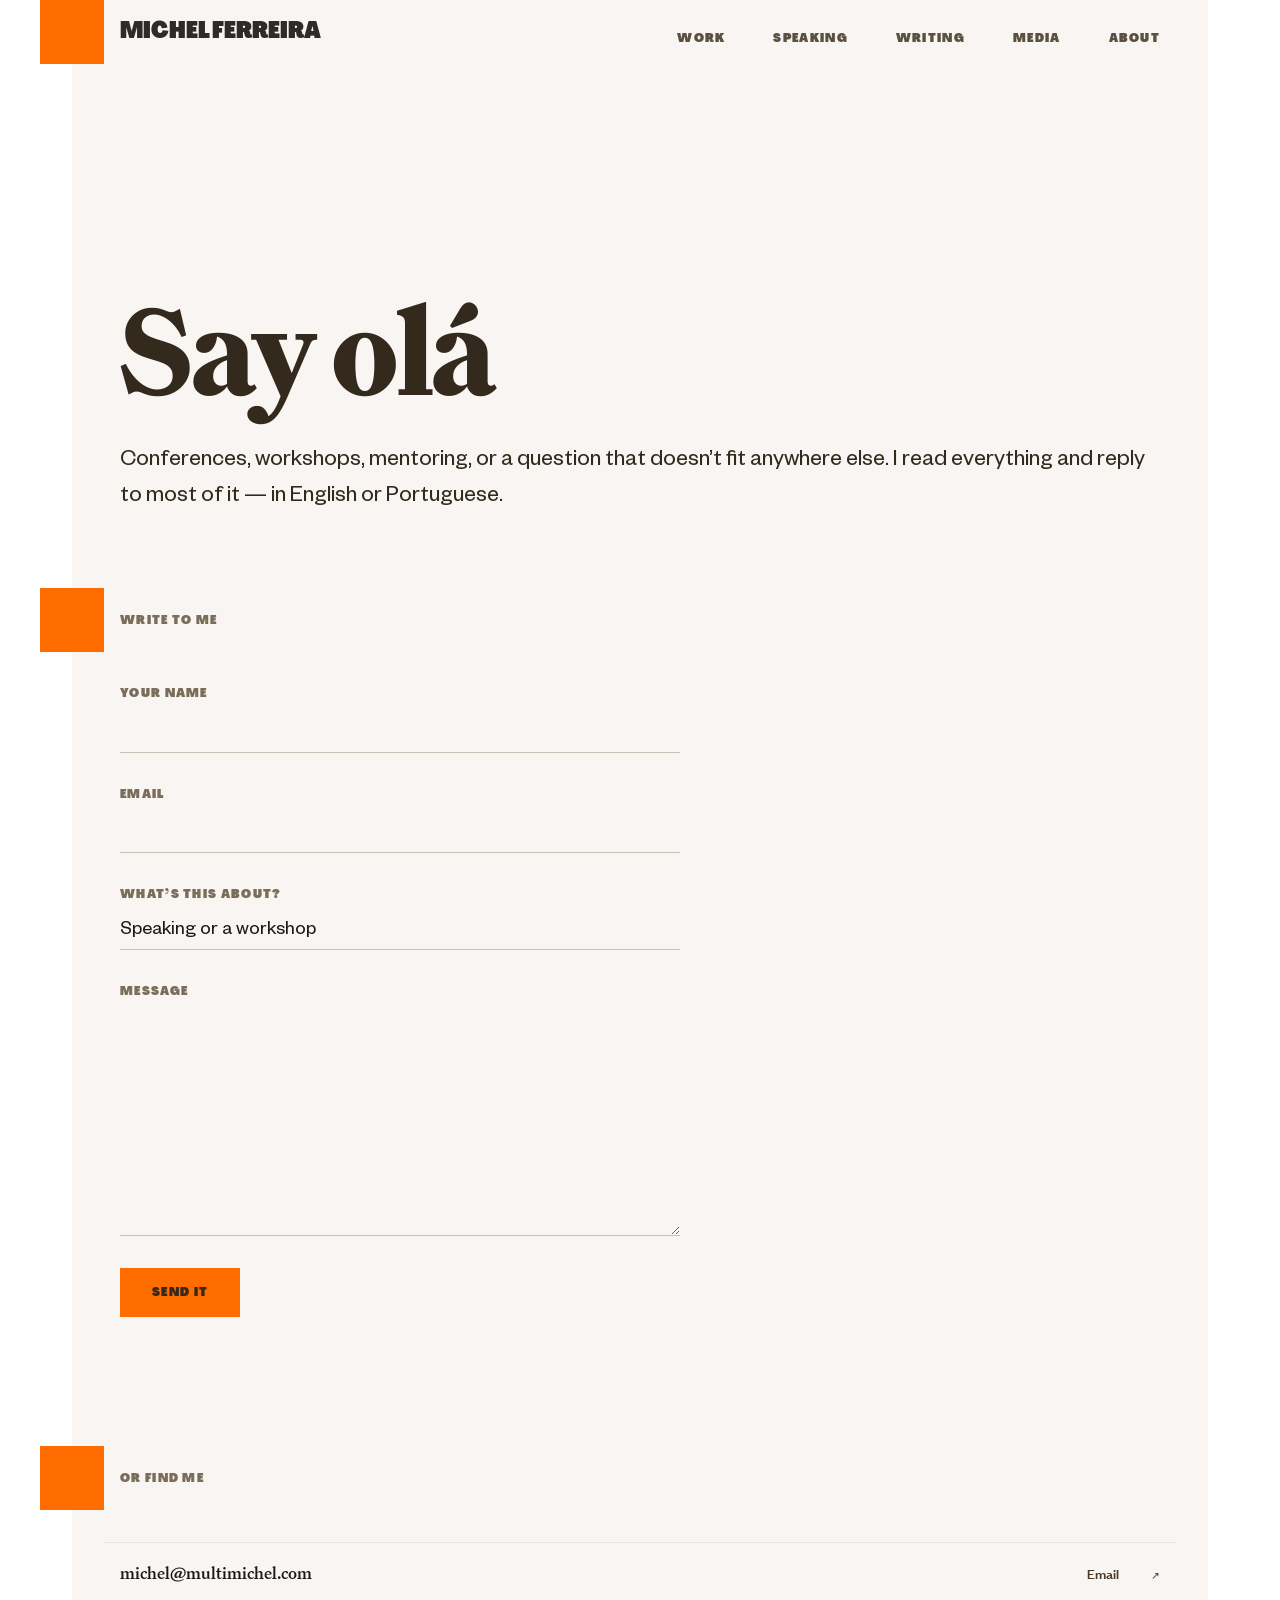
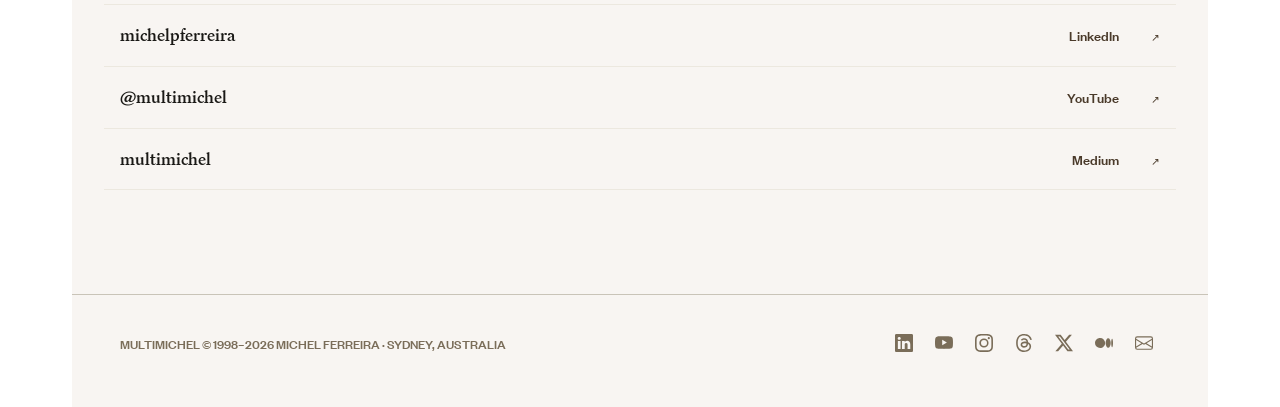
<file: contact.html>
<!DOCTYPE html>
<html lang="en">
<head>
<meta charset="utf-8">
<meta name="viewport" content="width=device-width, initial-scale=1">
<title>Contact — Michel Ferreira</title>
<meta name="description" content="Speaking, workshops, mentoring, or just to say olá. Get in touch with Michel Ferreira.">
<meta property="og:title" content="Contact — Michel Ferreira">
<meta property="og:description" content="Speaking, workshops, mentoring, or just to say olá.">
<link rel="preload" href="fonts/family-heavy.ttf" as="font" type="font/ttf" crossorigin>
<link rel="preload" href="fonts/FoundersGrotesk-Regular.ttf" as="font" type="font/ttf" crossorigin>
<link rel="stylesheet" href="tokens.css?v=61">
<link rel="stylesheet" href="multimichel.css?v=61">
<link rel="canonical" href="https://multimichel.com/contact">
<meta property="og:image" content="https://multimichel.com/img/og-default.jpg">
<meta property="og:image:width" content="1200">
<meta property="og:image:height" content="630">
<meta property="og:type" content="website">
<meta property="og:url" content="https://multimichel.com/contact">
<meta name="twitter:card" content="summary_large_image">
<link rel="icon" href="/favicon.svg" type="image/svg+xml">
<link rel="apple-touch-icon" href="/apple-touch-icon.png">
<meta name="theme-color" content="#F8F5F2">
</head>
<body>
<a class="skiplink" href="#main">Skip to content</a>

<header class="site">
  <div class="brand">
    <button class="brand-menu" type="button" aria-expanded="false" aria-controls="mobile-nav" aria-label="Open menu"><span class="menu-icon"><span></span><span></span></span></button>
    <a class="brand-link" href="index.html">MICHEL FERREIRA</a>
  </div>
  <nav class="main">
    <a href="index.html#work">WORK</a>
    <a href="index.html#speaking">SPEAKING</a>
    <a href="index.html#writing">WRITING</a>
    <a href="index.html#media">MEDIA</a>
    <a href="about.html">ABOUT</a>
  </nav>
  <nav class="mobile-nav" id="mobile-nav" aria-label="Site">
    <a href="index.html#work">WORK</a>
    <a href="index.html#speaking">SPEAKING</a>
    <a href="index.html#writing">WRITING</a>
    <a href="index.html#media">MEDIA</a>
    <a href="about.html">ABOUT</a>
    <a href="contact.html">CONTACT</a>
  </nav>
</header>

<main id="main">
<div class="wrap">

  <section class="hero">
    <h1 class="display">Say olá</h1>
    <div class="lede">
      <p>Conferences, workshops, mentoring, or a question that doesn&rsquo;t fit anywhere else. I read everything and reply to most of it — in English or Portuguese.</p>
    </div>
  </section>

  <section id="contact-form">
    <div class="sechead"><i class="tab"></i><h2>Write to me</h2></div>

    <form class="form" id="contact" action="https://formsubmit.co/michel@multimichel.com" method="POST" novalidate>
      <!-- FormSubmit config: no captcha redirect loop, readable subject line. -->
      <input type="hidden" name="_subject" value="multimichel.com — new message">
      <input type="hidden" name="_template" value="table">
      <input type="hidden" name="_captcha" value="false">
      <!-- honeypot: bots fill it, people never see it -->
      <input type="text" name="_honey" tabindex="-1" autocomplete="off" aria-hidden="true" style="position:absolute;left:-9999px">
      <div class="field">
        <label for="name">Your name</label>
        <input id="name" name="name" type="text" autocomplete="name" required>
        <p class="err" data-for="name" hidden>Please add your name.</p>
      </div>

      <div class="field">
        <label for="email">Email</label>
        <input id="email" name="email" type="email" autocomplete="email" required>
        <p class="err" data-for="email" hidden>That email doesn&rsquo;t look right.</p>
      </div>

      <div class="field">
        <label for="topic">What&rsquo;s this about?</label>
        <select id="topic" name="topic">
          <option>Speaking or a workshop</option>
          <option>Mentoring</option>
          <option>The podcast</option>
          <option>Something else</option>
        </select>
      </div>

      <div class="field">
        <label for="message">Message</label>
        <textarea id="message" name="message" rows="7" required></textarea>
        <p class="err" data-for="message" hidden>Tell me a little more.</p>
      </div>

      <button class="submit" type="submit">Send it</button>
      <p class="form-status" id="status" role="status" aria-live="polite"></p>
    </form>
  </section>

  <section id="elsewhere-contact">
    <div class="sechead"><i class="tab"></i><h2>Or find me</h2></div>
    <div class="rowlist">
      <a class="row" href="mailto:michel@multimichel.com"><span class="t">michel@multimichel.com</span><span class="go" aria-hidden="true">↗</span><span class="m">Email</span></a>
      <a class="row" href="https://www.linkedin.com/in/michelpferreira/" target="_blank" rel="noopener noreferrer"><span class="t">michelpferreira</span><span class="go" aria-hidden="true">↗</span><span class="m">LinkedIn</span></a>
      <a class="row" href="https://www.youtube.com/@multimichel" target="_blank" rel="noopener noreferrer"><span class="t">@multimichel</span><span class="go" aria-hidden="true">↗</span><span class="m">YouTube</span></a>
      <a class="row" href="https://multimichel.medium.com/" target="_blank" rel="noopener noreferrer"><span class="t">multimichel</span><span class="go" aria-hidden="true">↗</span><span class="m">Medium</span></a>
    </div>
  </section>

</div>
</main>

<footer class="site">
  <p class="fineprint">MULTIMICHEL © 1998–2026 MICHEL FERREIRA · SYDNEY, AUSTRALIA</p>
  <nav class="social" aria-label="Elsewhere">
    <a class="social-icon" href="https://www.linkedin.com/in/michelpferreira/" target="_blank" rel="noopener noreferrer" aria-label="LinkedIn" title="LinkedIn"><svg viewBox="0 0 16 16" width="18" height="18" fill="currentColor" aria-hidden="true" focusable="false"><path d="M0 1.146C0 .513.526 0 1.175 0h13.65C15.474 0 16 .513 16 1.146v13.708c0 .633-.526 1.146-1.175 1.146H1.175C.526 16 0 15.487 0 14.854zm4.943 12.248V6.169H2.542v7.225zm-1.2-8.212c.837 0 1.358-.554 1.358-1.248-.015-.709-.52-1.248-1.342-1.248S2.4 3.226 2.4 3.934c0 .694.521 1.248 1.327 1.248zm4.908 8.212V9.359c0-.216.016-.432.08-.586.173-.431.568-.878 1.232-.878.869 0 1.216.662 1.216 1.634v3.865h2.401V9.25c0-2.22-1.184-3.252-2.764-3.252-1.274 0-1.845.7-2.165 1.193v.025h-.016l.016-.025V6.169h-2.4c.03.678 0 7.225 0 7.225z"/></svg></a>
    <a class="social-icon" href="https://www.youtube.com/@multimichel" target="_blank" rel="noopener noreferrer" aria-label="YouTube" title="YouTube"><svg viewBox="0 0 16 16" width="18" height="18" fill="currentColor" aria-hidden="true" focusable="false"><path d="M8.051 1.999h.089c.822.003 4.987.033 6.11.335a2.01 2.01 0 0 1 1.415 1.42c.101.38.172.883.22 1.402l.01.104.022.26.008.104c.065.914.073 1.77.074 1.957v.075c-.001.194-.01 1.108-.082 2.06l-.008.105-.009.104c-.05.572-.124 1.14-.235 1.558a2.01 2.01 0 0 1-1.415 1.42c-1.16.312-5.569.334-6.18.335h-.142c-.309 0-1.587-.006-2.927-.052l-.17-.006-.087-.004-.171-.007-.171-.007c-1.11-.049-2.167-.128-2.654-.26a2.01 2.01 0 0 1-1.415-1.419c-.111-.417-.185-.986-.235-1.558L.09 9.82l-.008-.104A31 31 0 0 1 0 7.68v-.123c.002-.215.01-.958.064-1.778l.007-.103.003-.052.008-.104.022-.26.01-.104c.048-.519.119-1.023.22-1.402a2.01 2.01 0 0 1 1.415-1.42c.487-.13 1.544-.21 2.654-.26l.17-.007.172-.006.086-.003.171-.007A100 100 0 0 1 7.858 2zM6.4 5.209v4.818l4.157-2.408z"/></svg></a>
    <a class="social-icon" href="https://instagram.com/multimichel" target="_blank" rel="noopener noreferrer" aria-label="Instagram" title="Instagram"><svg viewBox="0 0 16 16" width="18" height="18" fill="currentColor" aria-hidden="true" focusable="false"><path d="M8 0C5.829 0 5.556.01 4.703.048 3.85.088 3.269.222 2.76.42a3.9 3.9 0 0 0-1.417.923A3.9 3.9 0 0 0 .42 2.76C.222 3.268.087 3.85.048 4.7.01 5.555 0 5.827 0 8.001c0 2.172.01 2.444.048 3.297.04.852.174 1.433.372 1.942.205.526.478.972.923 1.417.444.445.89.719 1.416.923.51.198 1.09.333 1.942.372C5.555 15.99 5.827 16 8 16s2.444-.01 3.298-.048c.851-.04 1.434-.174 1.943-.372a3.9 3.9 0 0 0 1.416-.923c.445-.445.718-.891.923-1.417.197-.509.332-1.09.372-1.942C15.99 10.445 16 10.173 16 8s-.01-2.445-.048-3.299c-.04-.851-.175-1.433-.372-1.941a3.9 3.9 0 0 0-.923-1.417A3.9 3.9 0 0 0 13.24.42c-.51-.198-1.092-.333-1.943-.372C10.443.01 10.172 0 7.998 0zm-.717 1.442h.718c2.136 0 2.389.007 3.232.046.78.035 1.204.166 1.486.275.373.145.64.319.92.599s.453.546.598.92c.11.281.24.705.275 1.485.039.843.047 1.096.047 3.231s-.008 2.389-.047 3.232c-.035.78-.166 1.203-.275 1.485a2.5 2.5 0 0 1-.599.919c-.28.28-.546.453-.92.598-.28.11-.704.24-1.485.276-.843.038-1.096.047-3.232.047s-2.39-.009-3.233-.047c-.78-.036-1.203-.166-1.485-.276a2.5 2.5 0 0 1-.92-.598 2.5 2.5 0 0 1-.6-.92c-.109-.281-.24-.705-.275-1.485-.038-.843-.046-1.096-.046-3.233s.008-2.388.046-3.231c.036-.78.166-1.204.276-1.486.145-.373.319-.64.599-.92s.546-.453.92-.598c.282-.11.705-.24 1.485-.276.738-.034 1.024-.044 2.515-.045zm4.988 1.328a.96.96 0 1 0 0 1.92.96.96 0 0 0 0-1.92m-4.27 1.122a4.109 4.109 0 1 0 0 8.217 4.109 4.109 0 0 0 0-8.217m0 1.441a2.667 2.667 0 1 1 0 5.334 2.667 2.667 0 0 1 0-5.334"/></svg></a>
    <a class="social-icon" href="https://www.threads.com/@multimichel" target="_blank" rel="noopener noreferrer" aria-label="Threads" title="Threads"><svg viewBox="0 0 16 16" width="18" height="18" fill="currentColor" aria-hidden="true" focusable="false"><path d="M6.321 6.016c-.27-.18-1.166-.802-1.166-.802.756-1.081 1.753-1.502 3.132-1.502.975 0 1.803.327 2.394.948s.928 1.509 1.005 2.644q.492.207.905.484c1.109.745 1.719 1.86 1.719 3.137 0 2.716-2.226 5.075-6.256 5.075C4.594 16 1 13.987 1 7.994 1 2.034 4.482 0 8.044 0 9.69 0 13.55.243 15 5.036l-1.36.353C12.516 1.974 10.163 1.43 8.006 1.43c-3.565 0-5.582 2.171-5.582 6.79 0 4.143 2.254 6.343 5.63 6.343 2.777 0 4.847-1.443 4.847-3.556 0-1.438-1.208-2.127-1.27-2.127-.236 1.234-.868 3.31-3.644 3.31-1.618 0-3.013-1.118-3.013-2.582 0-2.09 1.984-2.847 3.55-2.847.586 0 1.294.04 1.663.114 0-.637-.54-1.728-1.9-1.728-1.25 0-1.566.405-1.967.868ZM8.716 8.19c-2.04 0-2.304.87-2.304 1.416 0 .878 1.043 1.168 1.6 1.168 1.02 0 2.067-.282 2.232-2.423a6.2 6.2 0 0 0-1.528-.161"/></svg></a>
    <a class="social-icon" href="https://x.com/multimichel" target="_blank" rel="noopener noreferrer" aria-label="X" title="X"><svg viewBox="0 0 16 16" width="18" height="18" fill="currentColor" aria-hidden="true" focusable="false"><path d="M12.6.75h2.454l-5.36 6.142L16 15.25h-4.937l-3.867-5.07-4.425 5.07H.316l5.733-6.57L0 .75h5.063l3.495 4.633L12.601.75Zm-.86 13.028h1.36L4.323 2.145H2.865z"/></svg></a>
    <a class="social-icon" href="https://multimichel.medium.com/" target="_blank" rel="noopener noreferrer" aria-label="Medium" title="Medium"><svg viewBox="0 0 16 16" width="18" height="18" fill="currentColor" aria-hidden="true" focusable="false"><path d="M9.025 8c0 2.485-2.02 4.5-4.513 4.5A4.506 4.506 0 0 1 0 8c0-2.486 2.02-4.5 4.512-4.5A4.506 4.506 0 0 1 9.025 8m4.95 0c0 2.34-1.01 4.236-2.256 4.236S9.463 10.339 9.463 8c0-2.34 1.01-4.236 2.256-4.236S13.975 5.661 13.975 8M16 8c0 2.096-.355 3.795-.794 3.795-.438 0-.793-1.7-.793-3.795 0-2.096.355-3.795.794-3.795.438 0 .793 1.699.793 3.795"/></svg></a>
    <a class="social-icon" href="contact.html" aria-label="Email Michel" title="Email Michel"><svg viewBox="0 0 16 16" width="18" height="18" fill="currentColor" aria-hidden="true" focusable="false"><path d="M0 4a2 2 0 0 1 2-2h12a2 2 0 0 1 2 2v8a2 2 0 0 1-2 2H2a2 2 0 0 1-2-2zm2-1a1 1 0 0 0-1 1v.217l7 4.2 7-4.2V4a1 1 0 0 0-1-1zm13 2.383-4.708 2.825L15 11.105zm-.034 6.876-5.64-3.471L8 9.583l-1.326-.795-5.64 3.47A1 1 0 0 0 2 13h12a1 1 0 0 0 .966-.741M1 11.105l4.708-2.897L1 5.383z"/></svg></a>
  </nav>
</footer>

<script src="nav.js?v=61" defer></script>
<script>
(function(){
  // Submits through FormSubmit's AJAX endpoint so the visitor never leaves the
  // page. The <form> also carries a real action/method, so if this script fails
  // to load the browser still posts the message the ordinary way.
  var ENDPOINT = "https://formsubmit.co/ajax/michel@multimichel.com";
  var FALLBACK_TO = "michel@multimichel.com";

  var form = document.getElementById('contact');
  var status = document.getElementById('status');

  function fieldError(name, on){
    var p = form.querySelector('.err[data-for="'+name+'"]');
    if(p) p.hidden = !on;
    var input = form.elements[name];
    if(input) input.setAttribute('aria-invalid', on ? 'true' : 'false');
  }

  function validate(){
    var ok = true;
    var name = form.elements.name.value.trim();
    var email = form.elements.email.value.trim();
    var message = form.elements.message.value.trim();
    fieldError('name', !name);       if(!name) ok = false;
    var emailOk = /^[^\s@]+@[^\s@]+\.[^\s@]+$/.test(email);
    fieldError('email', !emailOk);   if(!emailOk) ok = false;
    fieldError('message', !message); if(!message) ok = false;
    return ok;
  }

  ['name','email','message'].forEach(function(n){
    form.elements[n].addEventListener('input', function(){
      if(form.elements[n].getAttribute('aria-invalid') === 'true') validate();
    });
  });

  form.addEventListener('submit', function(e){
    e.preventDefault();
    status.className = 'form-status';
    if(!validate()){
      status.textContent = 'Have a look at the fields marked above.';
      status.classList.add('is-error');
      return;
    }

    // The hidden _subject/_template/_honey inputs only travel on the non-JS
    // fallback post. The AJAX path builds its own body, so it has to carry them
    // too — otherwise every emailed message arrives with FormSubmit's default
    // subject and with the spam trap silently switched off.
    var data = {
      name: form.elements.name.value.trim(),
      email: form.elements.email.value.trim(),
      topic: form.elements.topic.value,
      message: form.elements.message.value.trim(),
      _subject: form.elements._subject.value,
      _template: form.elements._template.value,
      _captcha: form.elements._captcha.value,
      _honey: form.elements._honey.value
    };

    // A filled honeypot means a bot: accept silently rather than tell it why.
    if (data._honey) { status.textContent = 'Sent. I\u2019ll get back to you.'; form.reset(); return; }

    var btn = form.querySelector('.submit');
    btn.disabled = true;
    status.textContent = 'Sending…';

    fetch(ENDPOINT, {
      method: 'POST',
      headers: {'Accept': 'application/json', 'Content-Type': 'application/json'},
      body: JSON.stringify(data)
    }).then(function(res){
      if(!res.ok) throw new Error(res.status);
      return res.json();
    }).then(function(){
      form.reset();
      status.textContent = 'Sent. I’ll get back to you.';
      status.classList.add('is-ok');
    }).catch(function(){
      status.textContent = 'That didn’t send. Email me directly at ' + FALLBACK_TO + '.';
      status.classList.add('is-error');
    }).then(function(){
      btn.disabled = false;
    });
  });
})();
</script>
</body>
</html>
</file>
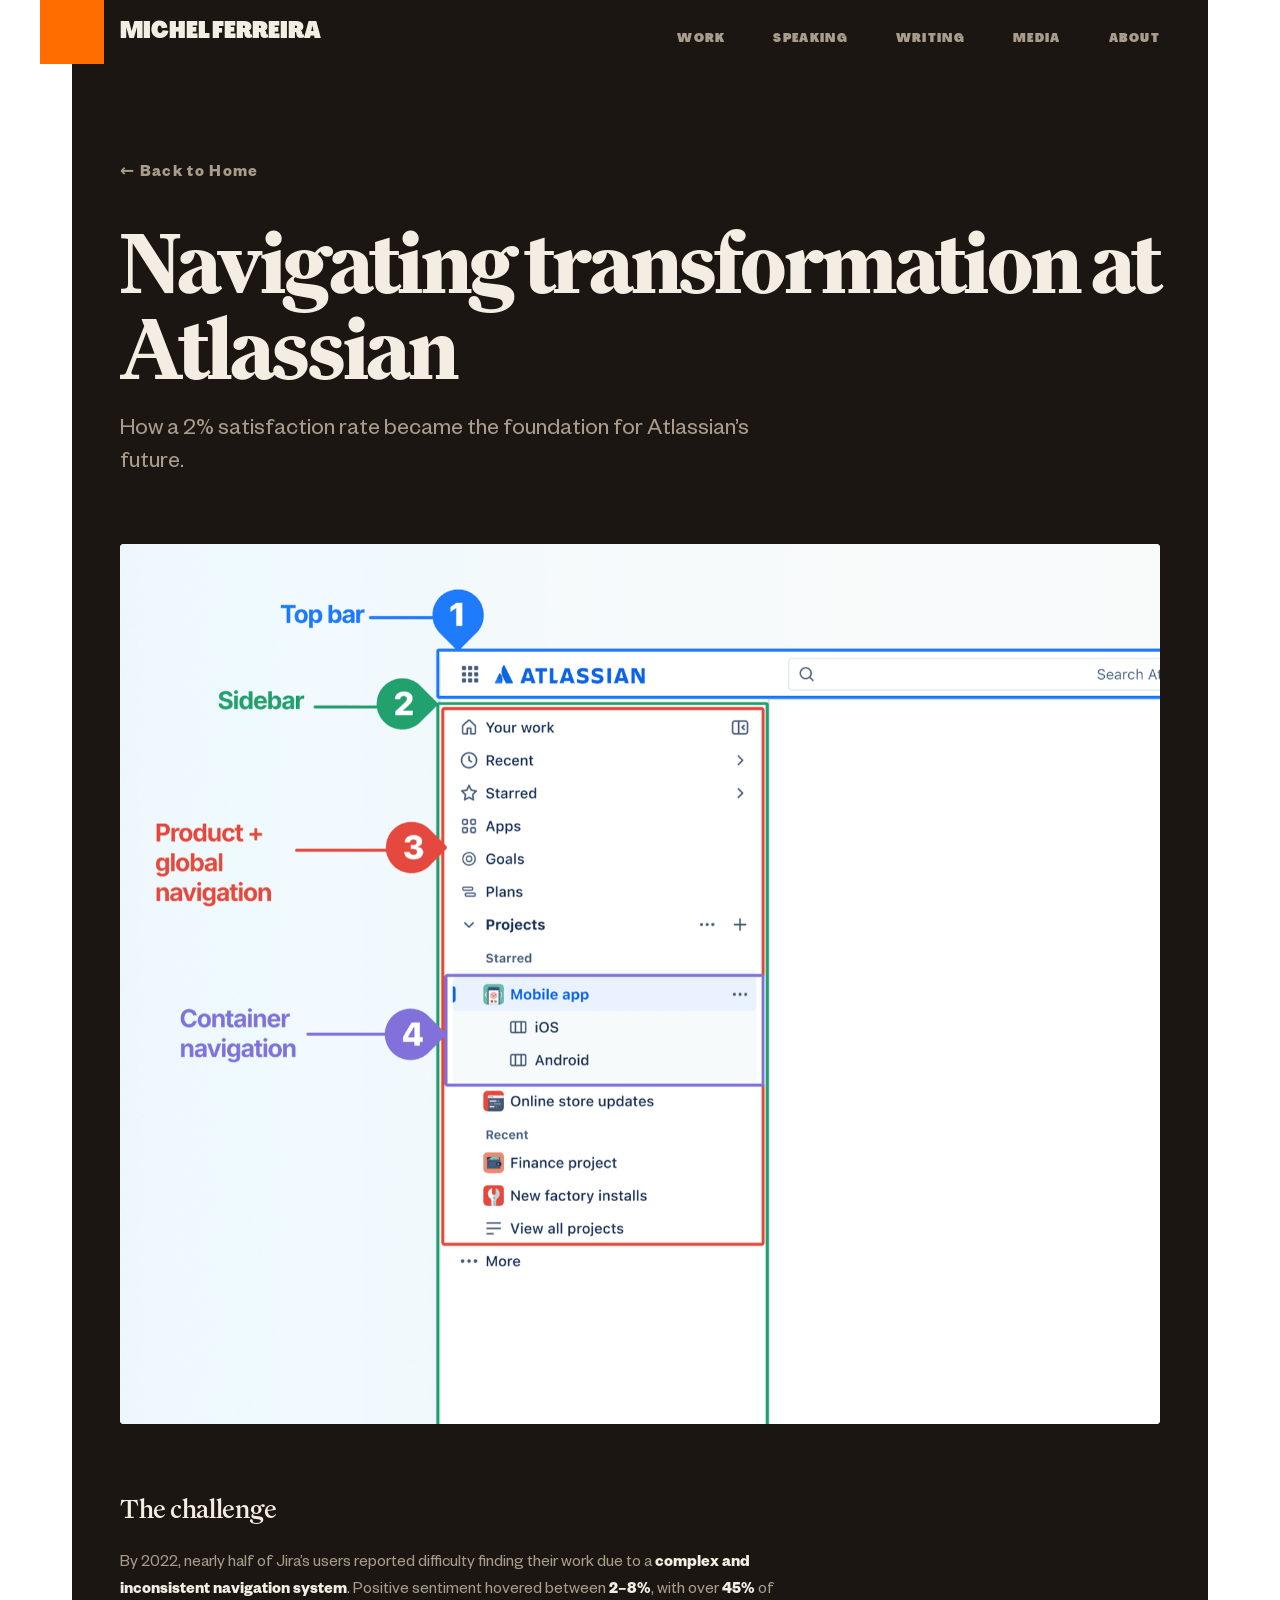
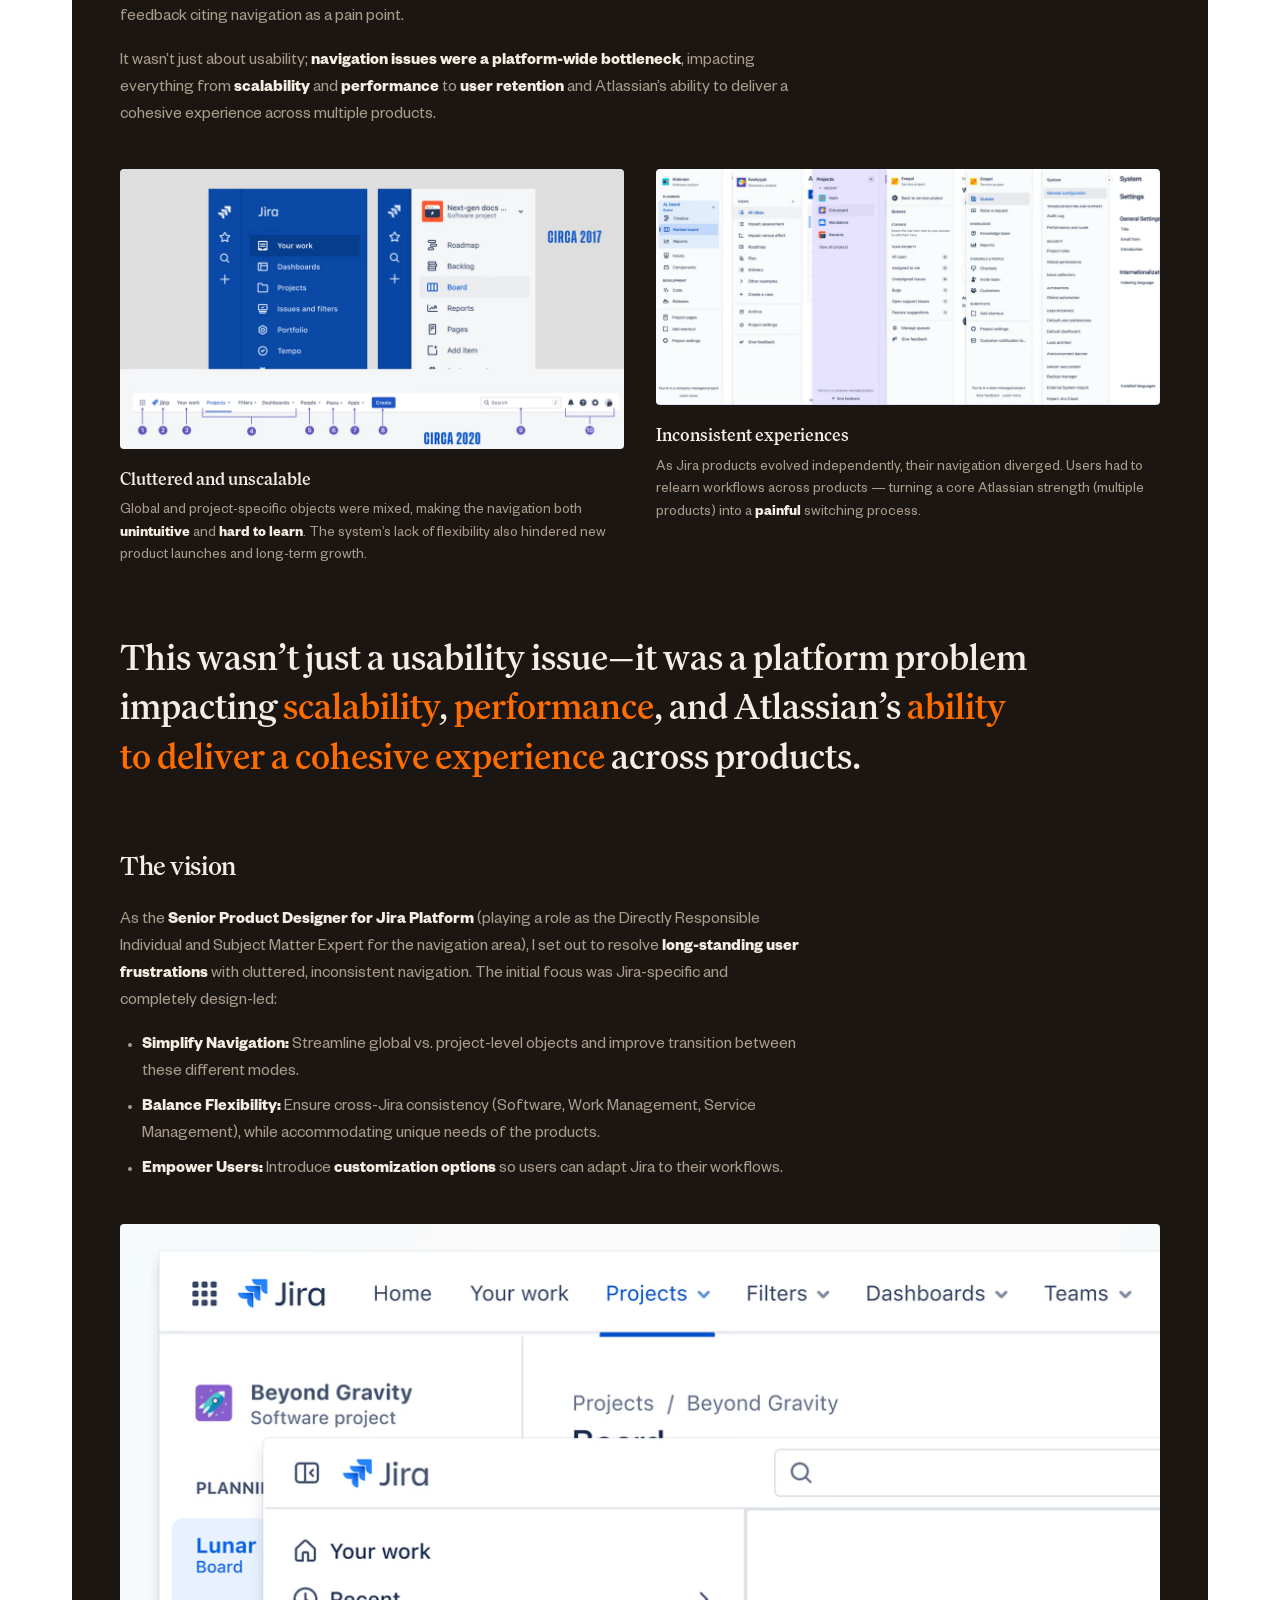
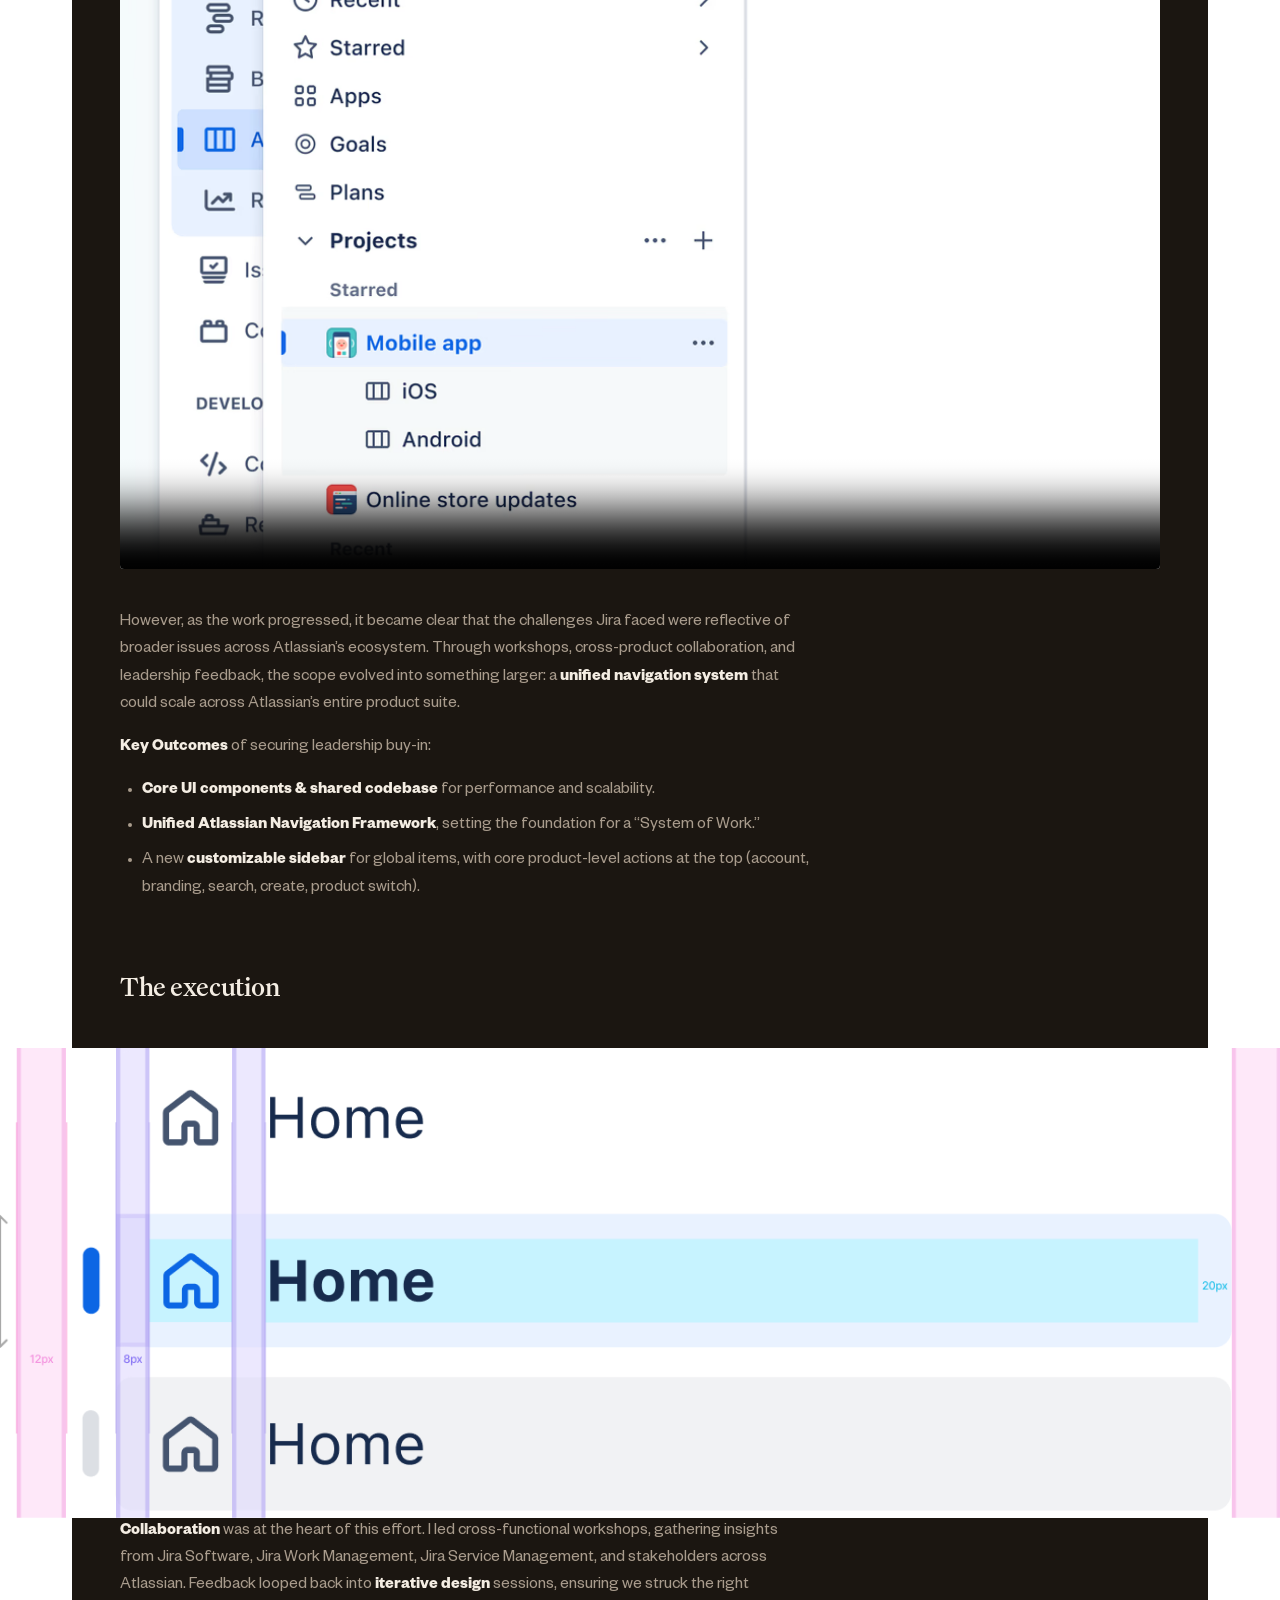
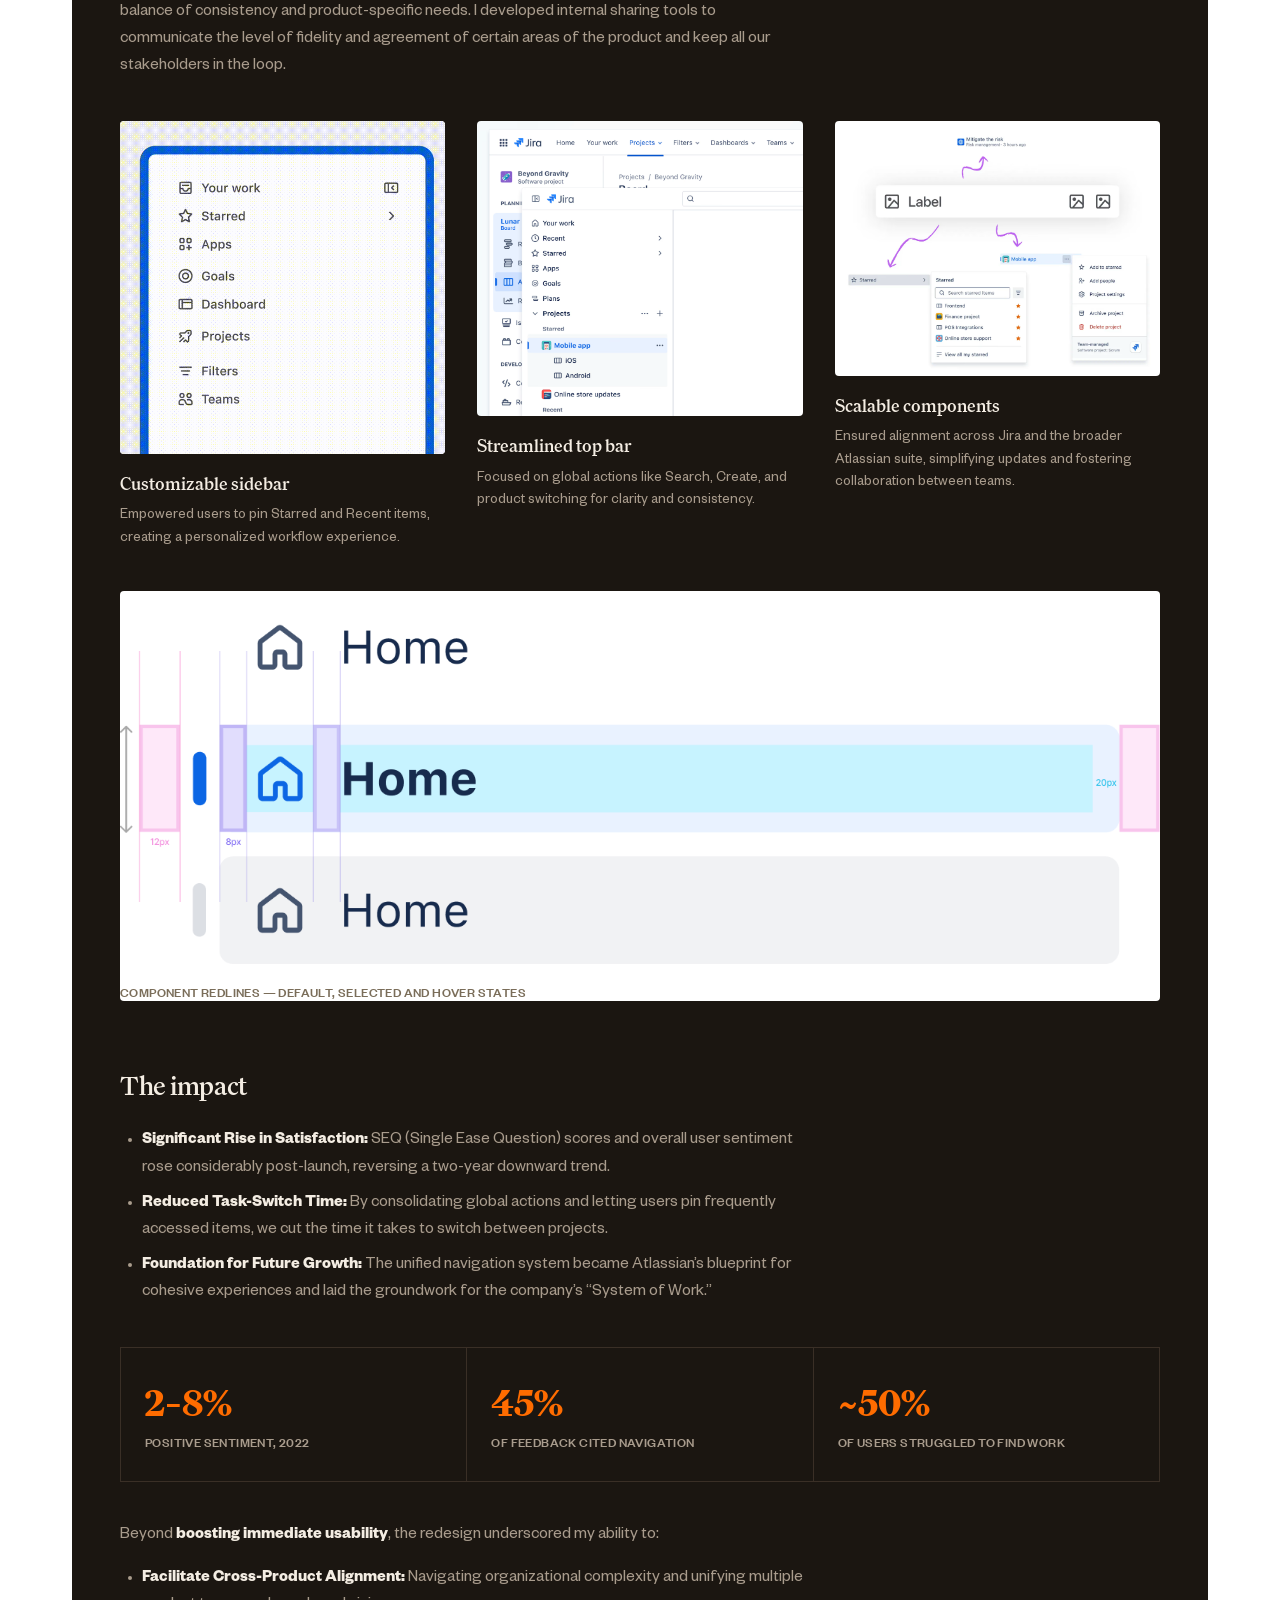
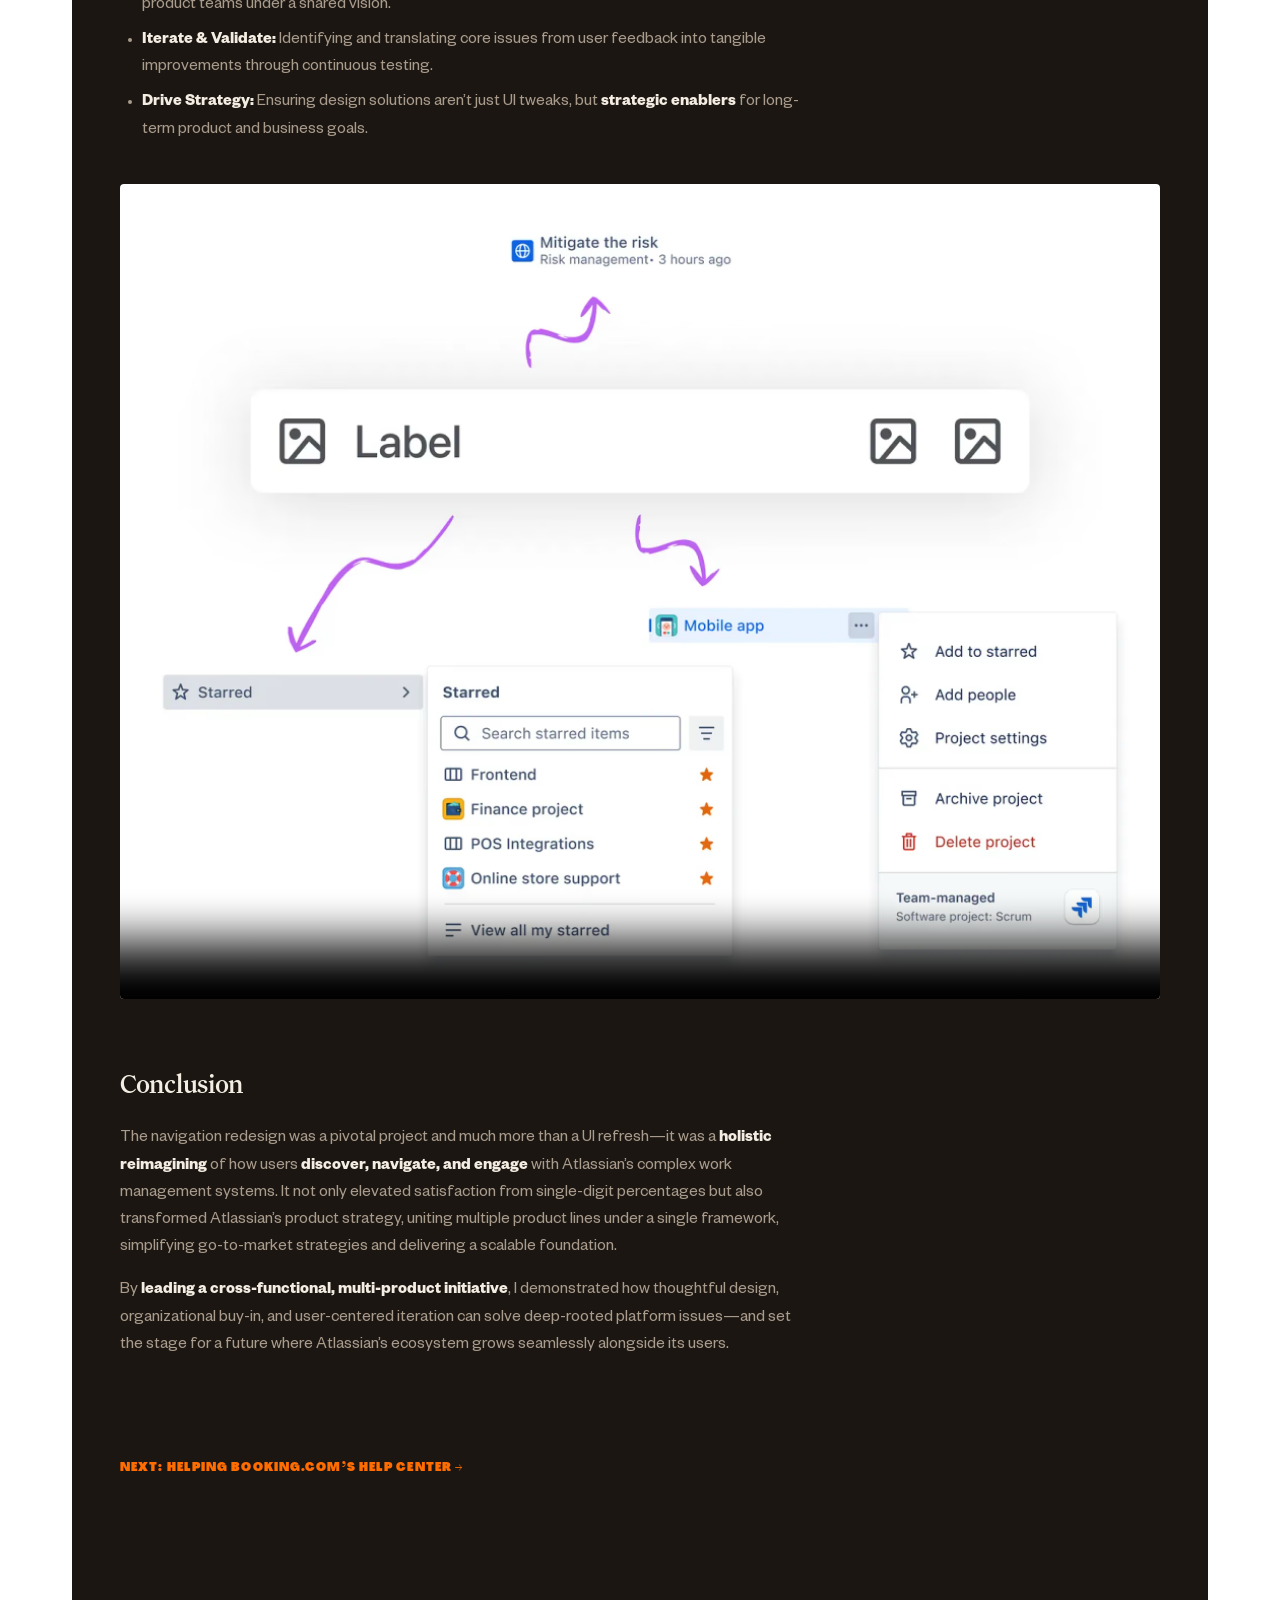
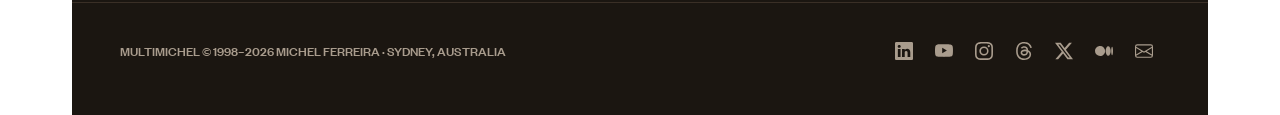
<file: work-atlassian.html>
<!DOCTYPE html>
<html lang="en">
<head>
<meta charset="utf-8">
<meta name="viewport" content="width=device-width, initial-scale=1">
<title>Navigating transformation at Atlassian — Michel Ferreira</title>
<meta name="description" content="How a 2% satisfaction rate became the foundation for Atlassian's future — navigation across the Jira platform and the wider product suite.">
<meta property="og:title" content="Navigating transformation at Atlassian — Michel Ferreira">
<meta property="og:description" content="How a 2% satisfaction rate became the foundation for Atlassian's future — navigation across the Jira platform and the wider product suite.">
<link rel="preload" href="fonts/family-heavy.ttf" as="font" type="font/ttf" crossorigin>
<link rel="preload" href="fonts/FoundersGrotesk-Regular.ttf" as="font" type="font/ttf" crossorigin>
<link rel="stylesheet" href="tokens.css?v=61">
<link rel="stylesheet" href="multimichel.css?v=61">
<link rel="stylesheet" href="case-study.css?v=61">
<link rel="canonical" href="https://multimichel.com/work-atlassian">
<meta property="og:image" content="https://multimichel.com/img/og-default.jpg">
<meta property="og:image:width" content="1200">
<meta property="og:image:height" content="630">
<meta property="og:type" content="website">
<meta property="og:url" content="https://multimichel.com/work-atlassian">
<meta name="twitter:card" content="summary_large_image">
<link rel="icon" href="/favicon.svg" type="image/svg+xml">
<link rel="apple-touch-icon" href="/apple-touch-icon.png">
<meta name="theme-color" content="#F8F5F2">
</head>
<body class="dark">
<a class="skiplink" href="#main">Skip to content</a>
<header class="site">
<div class="brand"><button class="brand-menu" type="button" aria-expanded="false" aria-controls="mobile-nav" aria-label="Open menu"><span class="menu-icon"><span></span><span></span></span></button><a class="brand-link" href="index.html">MICHEL FERREIRA</a></div>
<nav class="main"><a href="index.html#work">WORK</a><a href="index.html#speaking">SPEAKING</a><a href="index.html#writing">WRITING</a><a href="index.html#media">MEDIA</a><a href="about.html">ABOUT</a></nav>
<nav class="mobile-nav" id="mobile-nav" aria-label="Site"><a href="index.html#work">WORK</a><a href="index.html#speaking">SPEAKING</a><a href="index.html#writing">WRITING</a><a href="index.html#media">MEDIA</a><a href="about.html">ABOUT</a><a href="contact.html">CONTACT</a></nav>
</header>

<main id="main">
<div class="wrap cs">

<section class="cs-open">
<p class="cs-back"><a href="/">&larr; Back to Home</a></p>
<h1 class="display">Navigating transformation at Atlassian</h1>
<p class="lede">How a 2% satisfaction rate became the foundation for Atlassian&rsquo;s future.</p>
</section>

<figure class="full"><img width="1600" height="1354" src="img/work-atlassian-cover.png" alt="Annotated Jira navigation: top bar, sidebar, product and global navigation, container navigation"></figure>

<h2>The challenge</h2>
<p>By 2022, nearly half of Jira&rsquo;s users reported difficulty finding their work due to a <b>complex and inconsistent navigation system</b>. Positive sentiment hovered between <b>2–8%</b>, with over <b>45%</b> of feedback citing navigation as a pain point.</p>
<p>It wasn&rsquo;t just about usability; <b>navigation issues were a platform-wide bottleneck</b>, impacting everything from <b>scalability</b> and <b>performance</b> to <b>user retention</b> and Atlassian&rsquo;s ability to deliver a cohesive experience across multiple products.</p>

<div class="imgrid cols-2">
  <figure>
    <img loading="lazy" decoding="async" width="1024" height="568" src="img/atlassian-cluttered-nav.png" alt="Jira navigation circa 2017 and circa 2020, with ten numbered top-bar elements">
    <h3>Cluttered and unscalable</h3>
    <p>Global and project-specific objects were mixed, making the navigation both <b>unintuitive</b> and <b>hard to learn</b>. The system&rsquo;s lack of flexibility also hindered new product launches and long-term growth.</p>
  </figure>
  <figure>
    <img loading="lazy" decoding="async" width="1024" height="480" src="img/atlassian-inconsistent-nav.png" alt="Six divergent Jira sidebars side by side, each with different structures">
    <h3>Inconsistent experiences</h3>
    <p>As Jira products evolved independently, their navigation diverged. Users had to relearn workflows across products — turning a core Atlassian strength (multiple products) into a <b>painful</b> switching process.</p>
  </figure>
</div>

<p class="pull">This wasn&rsquo;t just a usability issue&mdash;it was a platform problem impacting <span class="hot">scalability</span>, <span class="hot">performance</span>, and Atlassian&rsquo;s <span class="hot">ability to deliver a cohesive experience</span> across products.</p>

<h2>The vision</h2>
<p>As the <b>Senior Product Designer for Jira Platform</b> (playing a role as the Directly Responsible Individual and Subject Matter Expert for the navigation area), I set out to resolve <b>long-standing user frustrations</b> with cluttered, inconsistent navigation. The initial focus was Jira-specific and completely design-led:</p>
<ul>
<li><b>Simplify Navigation:</b> Streamline global vs. project-level objects and improve transition between these different modes.</li>
<li><b>Balance Flexibility:</b> Ensure cross-Jira consistency (Software, Work Management, Service Management), while accommodating unique needs of the products.</li>
<li><b>Empower Users:</b> Introduce <b>customization options</b> so users can adapt Jira to their workflows.</li>
</ul>

<video class="ambient" src="video/atlassian-demo.mp4" poster="img/atlassian-topbar.png" muted loop playsinline preload="metadata" aria-label="Moving primary navigation objects from the top bar to the sidebar"></video>

<p>However, as the work progressed, it became clear that the challenges Jira faced were reflective of broader issues across Atlassian&rsquo;s ecosystem. Through workshops, cross-product collaboration, and leadership feedback, the scope evolved into something larger: a <b>unified navigation system</b> that could scale across Atlassian&rsquo;s entire product suite.</p>

<p><b>Key Outcomes</b> of securing leadership buy-in:</p>
<ul>
<li><b>Core UI components &amp; shared codebase</b> for performance and scalability.</li>
<li><b>Unified Atlassian Navigation Framework</b>, setting the foundation for a &ldquo;System of Work.&rdquo;</li>
<li>A new <b>customizable sidebar</b> for global items, with core product-level actions at the top (account, branding, search, create, product switch).</li>
</ul>

<h2>The execution</h2>
<figure class="full bleed"><img loading="lazy" decoding="async" width="1379" height="506" src="img/atlassian-multiproduct.png" alt="Focus, Confluence, Jira Service Management, Jira Product Discovery and Jira shown side by side with one shared navigation"></figure>
<p><b>Collaboration</b> was at the heart of this effort. I led cross-functional workshops, gathering insights from Jira Software, Jira Work Management, Jira Service Management, and stakeholders across Atlassian. Feedback looped back into <b>iterative design</b> sessions, ensuring we struck the right balance of consistency and product-specific needs. I developed internal sharing tools to communicate the level of fidelity and agreement of certain areas of the product and keep all our stakeholders in the loop.</p>

<div class="imgrid cols-3">
  <figure>
    <img loading="lazy" decoding="async" width="600" height="614" src="img/atlassian-sidebar.gif" alt="Animation of the customizable sidebar with starred and recent items pinned">
    <h3>Customizable sidebar</h3>
    <p>Empowered users to pin Starred and Recent items, creating a personalized workflow experience.</p>
  </figure>
  <figure>
    <img loading="lazy" decoding="async" width="1024" height="931" src="img/atlassian-topbar.png" alt="Jira top bar with Home, Your work, Projects, Filters, Dashboards and Teams">
    <h3>Streamlined top bar</h3>
    <p>Focused on global actions like Search, Create, and product switching for clarity and consistency.</p>
  </figure>
  <figure>
    <img loading="lazy" decoding="async" width="1024" height="803" src="img/atlassian-components.png" alt="Navigation label component with annotations pointing to starred and project menus">
    <h3>Scalable components</h3>
    <p>Ensured alignment across Jira and the broader Atlassian suite, simplifying updates and fostering collaboration between teams.</p>
  </figure>
</div>

<figure class="full"><img loading="lazy" decoding="async" width="1389" height="506" src="img/atlassian-spacing-detail.png" alt="Redlined navigation item showing 12px, 8px and 20px spacing across default, selected and hover states"><figcaption>Component redlines — default, selected and hover states</figcaption></figure>

<h2>The impact</h2>
<ul>
<li><b>Significant Rise in Satisfaction:</b> SEQ (Single Ease Question) scores and overall user sentiment rose considerably post-launch, reversing a two-year downward trend.</li>
<li><b>Reduced Task-Switch Time:</b> By consolidating global actions and letting users pin frequently accessed items, we cut the time it takes to switch between projects.</li>
<li><b>Foundation for Future Growth:</b> The unified navigation system became Atlassian&rsquo;s blueprint for cohesive experiences and laid the groundwork for the company&rsquo;s &ldquo;System of Work.&rdquo;</li>
</ul>

<div class="stat">
<div><b>2–8%</b><span>positive sentiment, 2022</span></div>
<div><b>45%</b><span>of feedback cited navigation</span></div>
<div><b>~50%</b><span>of users struggled to find work</span></div>
</div>

<p>Beyond <b>boosting immediate usability</b>, the redesign underscored my ability to:</p>
<ul>
<li><b>Facilitate Cross-Product Alignment:</b> Navigating organizational complexity and unifying multiple product teams under a shared vision.</li>
<li><b>Iterate &amp; Validate:</b> Identifying and translating core issues from user feedback into tangible improvements through continuous testing.</li>
<li><b>Drive Strategy:</b> Ensuring design solutions aren&rsquo;t just UI tweaks, but <b>strategic enablers</b> for long-term product and business goals.</li>
</ul>

<video class="ambient" src="video/atlassian-demo-2.mp4" poster="img/atlassian-components.png" muted loop playsinline preload="metadata" aria-label="The unified navigation running across Atlassian products"></video>

<h2>Conclusion</h2>
<p>The navigation redesign was a pivotal project and much more than a UI refresh&mdash;it was a <b>holistic reimagining</b> of how users <b>discover, navigate, and engage</b> with Atlassian&rsquo;s complex work management systems. It not only elevated satisfaction from single-digit percentages but also transformed Atlassian&rsquo;s product strategy, uniting multiple product lines under a single framework, simplifying go-to-market strategies and delivering a scalable foundation.</p>
<p>By <b>leading a cross-functional, multi-product initiative</b>, I demonstrated how thoughtful design, organizational buy-in, and user-centered iteration can solve deep-rooted platform issues&mdash;and set the stage for a future where Atlassian&rsquo;s ecosystem grows seamlessly alongside its users.</p>

<p class="next-wrap"><a class="next" href="work-booking.html">Next: Helping Booking.com&rsquo;s Help Center →</a></p>
</div>
</main>

<footer class="site">
  <p class="fineprint">MULTIMICHEL © 1998–2026 MICHEL FERREIRA · SYDNEY, AUSTRALIA</p>
  <nav class="social" aria-label="Elsewhere">
    <a class="social-icon" href="https://www.linkedin.com/in/michelpferreira/" target="_blank" rel="noopener noreferrer" aria-label="LinkedIn" title="LinkedIn"><svg viewBox="0 0 16 16" width="18" height="18" fill="currentColor" aria-hidden="true" focusable="false"><path d="M0 1.146C0 .513.526 0 1.175 0h13.65C15.474 0 16 .513 16 1.146v13.708c0 .633-.526 1.146-1.175 1.146H1.175C.526 16 0 15.487 0 14.854zm4.943 12.248V6.169H2.542v7.225zm-1.2-8.212c.837 0 1.358-.554 1.358-1.248-.015-.709-.52-1.248-1.342-1.248S2.4 3.226 2.4 3.934c0 .694.521 1.248 1.327 1.248zm4.908 8.212V9.359c0-.216.016-.432.08-.586.173-.431.568-.878 1.232-.878.869 0 1.216.662 1.216 1.634v3.865h2.401V9.25c0-2.22-1.184-3.252-2.764-3.252-1.274 0-1.845.7-2.165 1.193v.025h-.016l.016-.025V6.169h-2.4c.03.678 0 7.225 0 7.225z"/></svg></a>
    <a class="social-icon" href="https://www.youtube.com/@multimichel" target="_blank" rel="noopener noreferrer" aria-label="YouTube" title="YouTube"><svg viewBox="0 0 16 16" width="18" height="18" fill="currentColor" aria-hidden="true" focusable="false"><path d="M8.051 1.999h.089c.822.003 4.987.033 6.11.335a2.01 2.01 0 0 1 1.415 1.42c.101.38.172.883.22 1.402l.01.104.022.26.008.104c.065.914.073 1.77.074 1.957v.075c-.001.194-.01 1.108-.082 2.06l-.008.105-.009.104c-.05.572-.124 1.14-.235 1.558a2.01 2.01 0 0 1-1.415 1.42c-1.16.312-5.569.334-6.18.335h-.142c-.309 0-1.587-.006-2.927-.052l-.17-.006-.087-.004-.171-.007-.171-.007c-1.11-.049-2.167-.128-2.654-.26a2.01 2.01 0 0 1-1.415-1.419c-.111-.417-.185-.986-.235-1.558L.09 9.82l-.008-.104A31 31 0 0 1 0 7.68v-.123c.002-.215.01-.958.064-1.778l.007-.103.003-.052.008-.104.022-.26.01-.104c.048-.519.119-1.023.22-1.402a2.01 2.01 0 0 1 1.415-1.42c.487-.13 1.544-.21 2.654-.26l.17-.007.172-.006.086-.003.171-.007A100 100 0 0 1 7.858 2zM6.4 5.209v4.818l4.157-2.408z"/></svg></a>
    <a class="social-icon" href="https://instagram.com/multimichel" target="_blank" rel="noopener noreferrer" aria-label="Instagram" title="Instagram"><svg viewBox="0 0 16 16" width="18" height="18" fill="currentColor" aria-hidden="true" focusable="false"><path d="M8 0C5.829 0 5.556.01 4.703.048 3.85.088 3.269.222 2.76.42a3.9 3.9 0 0 0-1.417.923A3.9 3.9 0 0 0 .42 2.76C.222 3.268.087 3.85.048 4.7.01 5.555 0 5.827 0 8.001c0 2.172.01 2.444.048 3.297.04.852.174 1.433.372 1.942.205.526.478.972.923 1.417.444.445.89.719 1.416.923.51.198 1.09.333 1.942.372C5.555 15.99 5.827 16 8 16s2.444-.01 3.298-.048c.851-.04 1.434-.174 1.943-.372a3.9 3.9 0 0 0 1.416-.923c.445-.445.718-.891.923-1.417.197-.509.332-1.09.372-1.942C15.99 10.445 16 10.173 16 8s-.01-2.445-.048-3.299c-.04-.851-.175-1.433-.372-1.941a3.9 3.9 0 0 0-.923-1.417A3.9 3.9 0 0 0 13.24.42c-.51-.198-1.092-.333-1.943-.372C10.443.01 10.172 0 7.998 0zm-.717 1.442h.718c2.136 0 2.389.007 3.232.046.78.035 1.204.166 1.486.275.373.145.64.319.92.599s.453.546.598.92c.11.281.24.705.275 1.485.039.843.047 1.096.047 3.231s-.008 2.389-.047 3.232c-.035.78-.166 1.203-.275 1.485a2.5 2.5 0 0 1-.599.919c-.28.28-.546.453-.92.598-.28.11-.704.24-1.485.276-.843.038-1.096.047-3.232.047s-2.39-.009-3.233-.047c-.78-.036-1.203-.166-1.485-.276a2.5 2.5 0 0 1-.92-.598 2.5 2.5 0 0 1-.6-.92c-.109-.281-.24-.705-.275-1.485-.038-.843-.046-1.096-.046-3.233s.008-2.388.046-3.231c.036-.78.166-1.204.276-1.486.145-.373.319-.64.599-.92s.546-.453.92-.598c.282-.11.705-.24 1.485-.276.738-.034 1.024-.044 2.515-.045zm4.988 1.328a.96.96 0 1 0 0 1.92.96.96 0 0 0 0-1.92m-4.27 1.122a4.109 4.109 0 1 0 0 8.217 4.109 4.109 0 0 0 0-8.217m0 1.441a2.667 2.667 0 1 1 0 5.334 2.667 2.667 0 0 1 0-5.334"/></svg></a>
    <a class="social-icon" href="https://www.threads.com/@multimichel" target="_blank" rel="noopener noreferrer" aria-label="Threads" title="Threads"><svg viewBox="0 0 16 16" width="18" height="18" fill="currentColor" aria-hidden="true" focusable="false"><path d="M6.321 6.016c-.27-.18-1.166-.802-1.166-.802.756-1.081 1.753-1.502 3.132-1.502.975 0 1.803.327 2.394.948s.928 1.509 1.005 2.644q.492.207.905.484c1.109.745 1.719 1.86 1.719 3.137 0 2.716-2.226 5.075-6.256 5.075C4.594 16 1 13.987 1 7.994 1 2.034 4.482 0 8.044 0 9.69 0 13.55.243 15 5.036l-1.36.353C12.516 1.974 10.163 1.43 8.006 1.43c-3.565 0-5.582 2.171-5.582 6.79 0 4.143 2.254 6.343 5.63 6.343 2.777 0 4.847-1.443 4.847-3.556 0-1.438-1.208-2.127-1.27-2.127-.236 1.234-.868 3.31-3.644 3.31-1.618 0-3.013-1.118-3.013-2.582 0-2.09 1.984-2.847 3.55-2.847.586 0 1.294.04 1.663.114 0-.637-.54-1.728-1.9-1.728-1.25 0-1.566.405-1.967.868ZM8.716 8.19c-2.04 0-2.304.87-2.304 1.416 0 .878 1.043 1.168 1.6 1.168 1.02 0 2.067-.282 2.232-2.423a6.2 6.2 0 0 0-1.528-.161"/></svg></a>
    <a class="social-icon" href="https://x.com/multimichel" target="_blank" rel="noopener noreferrer" aria-label="X" title="X"><svg viewBox="0 0 16 16" width="18" height="18" fill="currentColor" aria-hidden="true" focusable="false"><path d="M12.6.75h2.454l-5.36 6.142L16 15.25h-4.937l-3.867-5.07-4.425 5.07H.316l5.733-6.57L0 .75h5.063l3.495 4.633L12.601.75Zm-.86 13.028h1.36L4.323 2.145H2.865z"/></svg></a>
    <a class="social-icon" href="https://multimichel.medium.com/" target="_blank" rel="noopener noreferrer" aria-label="Medium" title="Medium"><svg viewBox="0 0 16 16" width="18" height="18" fill="currentColor" aria-hidden="true" focusable="false"><path d="M9.025 8c0 2.485-2.02 4.5-4.513 4.5A4.506 4.506 0 0 1 0 8c0-2.486 2.02-4.5 4.512-4.5A4.506 4.506 0 0 1 9.025 8m4.95 0c0 2.34-1.01 4.236-2.256 4.236S9.463 10.339 9.463 8c0-2.34 1.01-4.236 2.256-4.236S13.975 5.661 13.975 8M16 8c0 2.096-.355 3.795-.794 3.795-.438 0-.793-1.7-.793-3.795 0-2.096.355-3.795.794-3.795.438 0 .793 1.699.793 3.795"/></svg></a>
    <a class="social-icon" href="contact.html" aria-label="Email Michel" title="Email Michel"><svg viewBox="0 0 16 16" width="18" height="18" fill="currentColor" aria-hidden="true" focusable="false"><path d="M0 4a2 2 0 0 1 2-2h12a2 2 0 0 1 2 2v8a2 2 0 0 1-2 2H2a2 2 0 0 1-2-2zm2-1a1 1 0 0 0-1 1v.217l7 4.2 7-4.2V4a1 1 0 0 0-1-1zm13 2.383-4.708 2.825L15 11.105zm-.034 6.876-5.64-3.471L8 9.583l-1.326-.795-5.64 3.47A1 1 0 0 0 2 13h12a1 1 0 0 0 .966-.741M1 11.105l4.708-2.897L1 5.383z"/></svg></a>
  </nav>
</footer>
<script src="nav.js?v=61" defer></script>
</body>
</html>
</file>
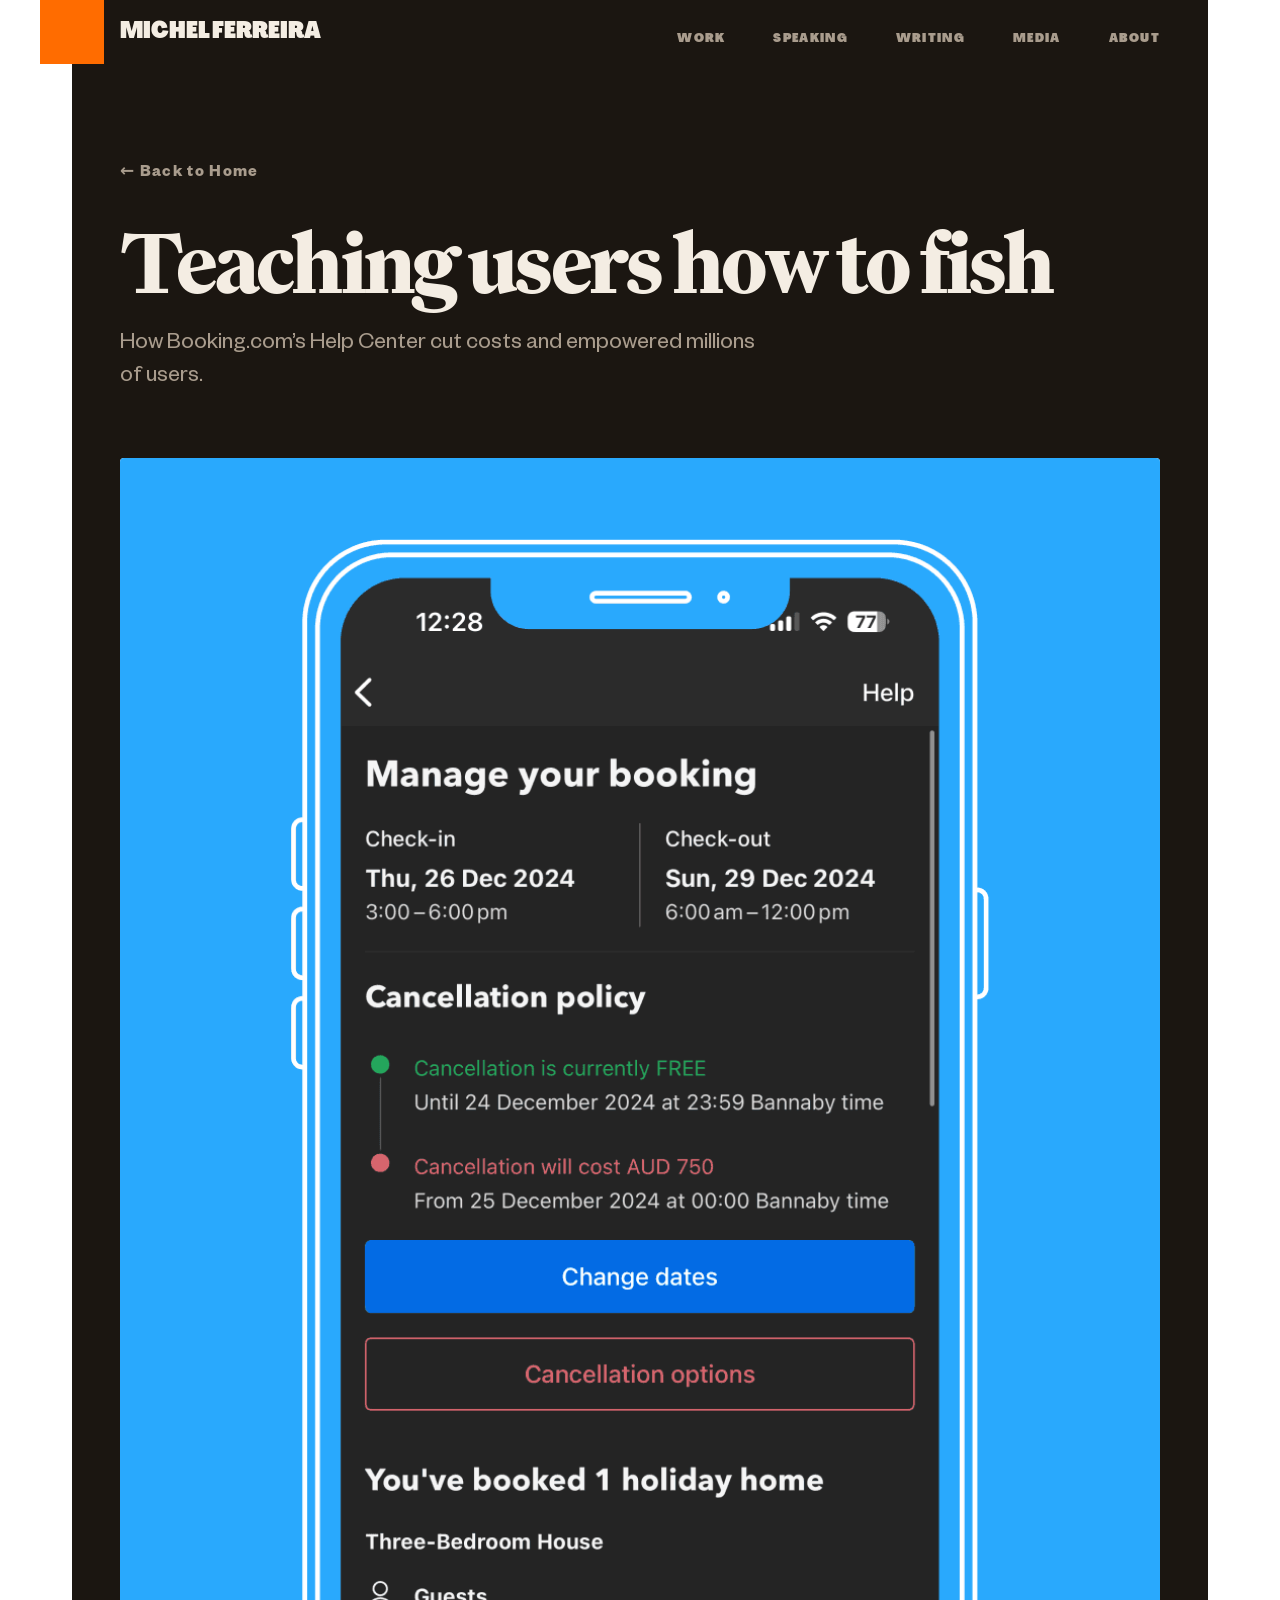
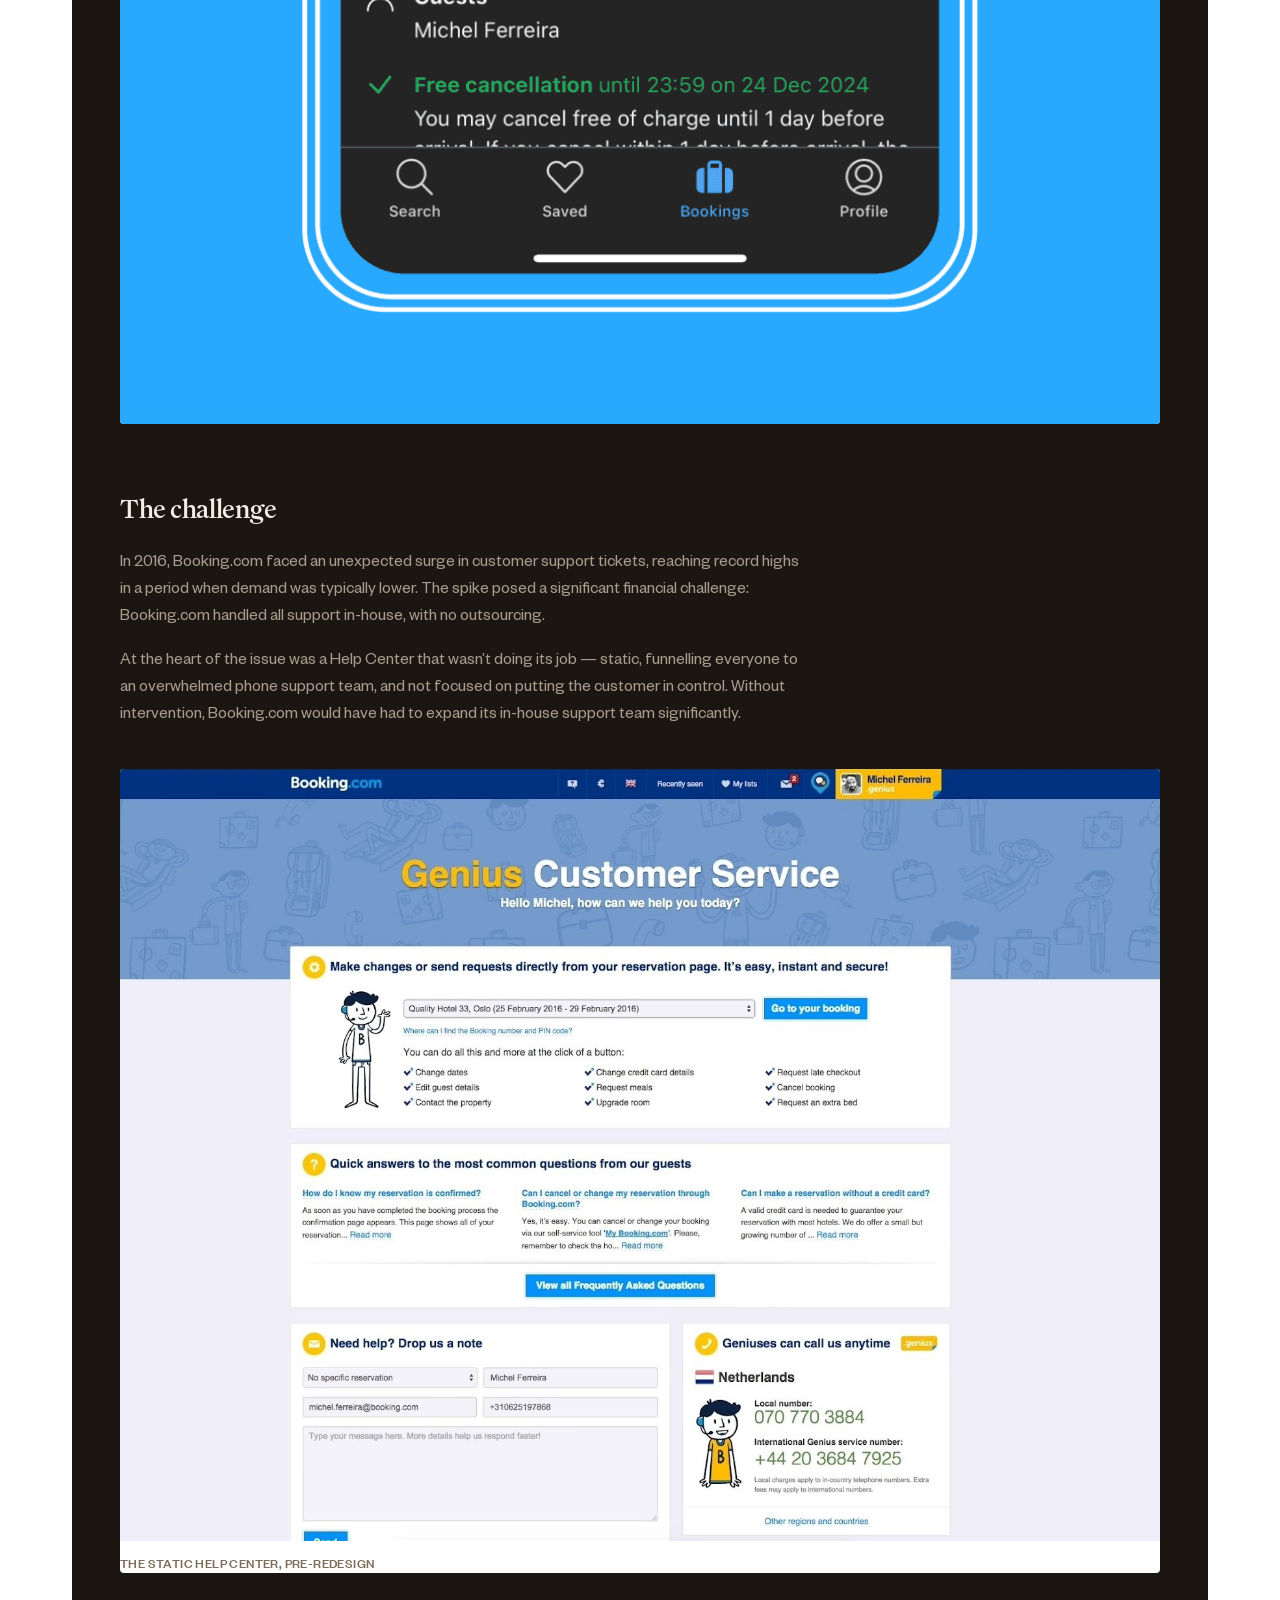
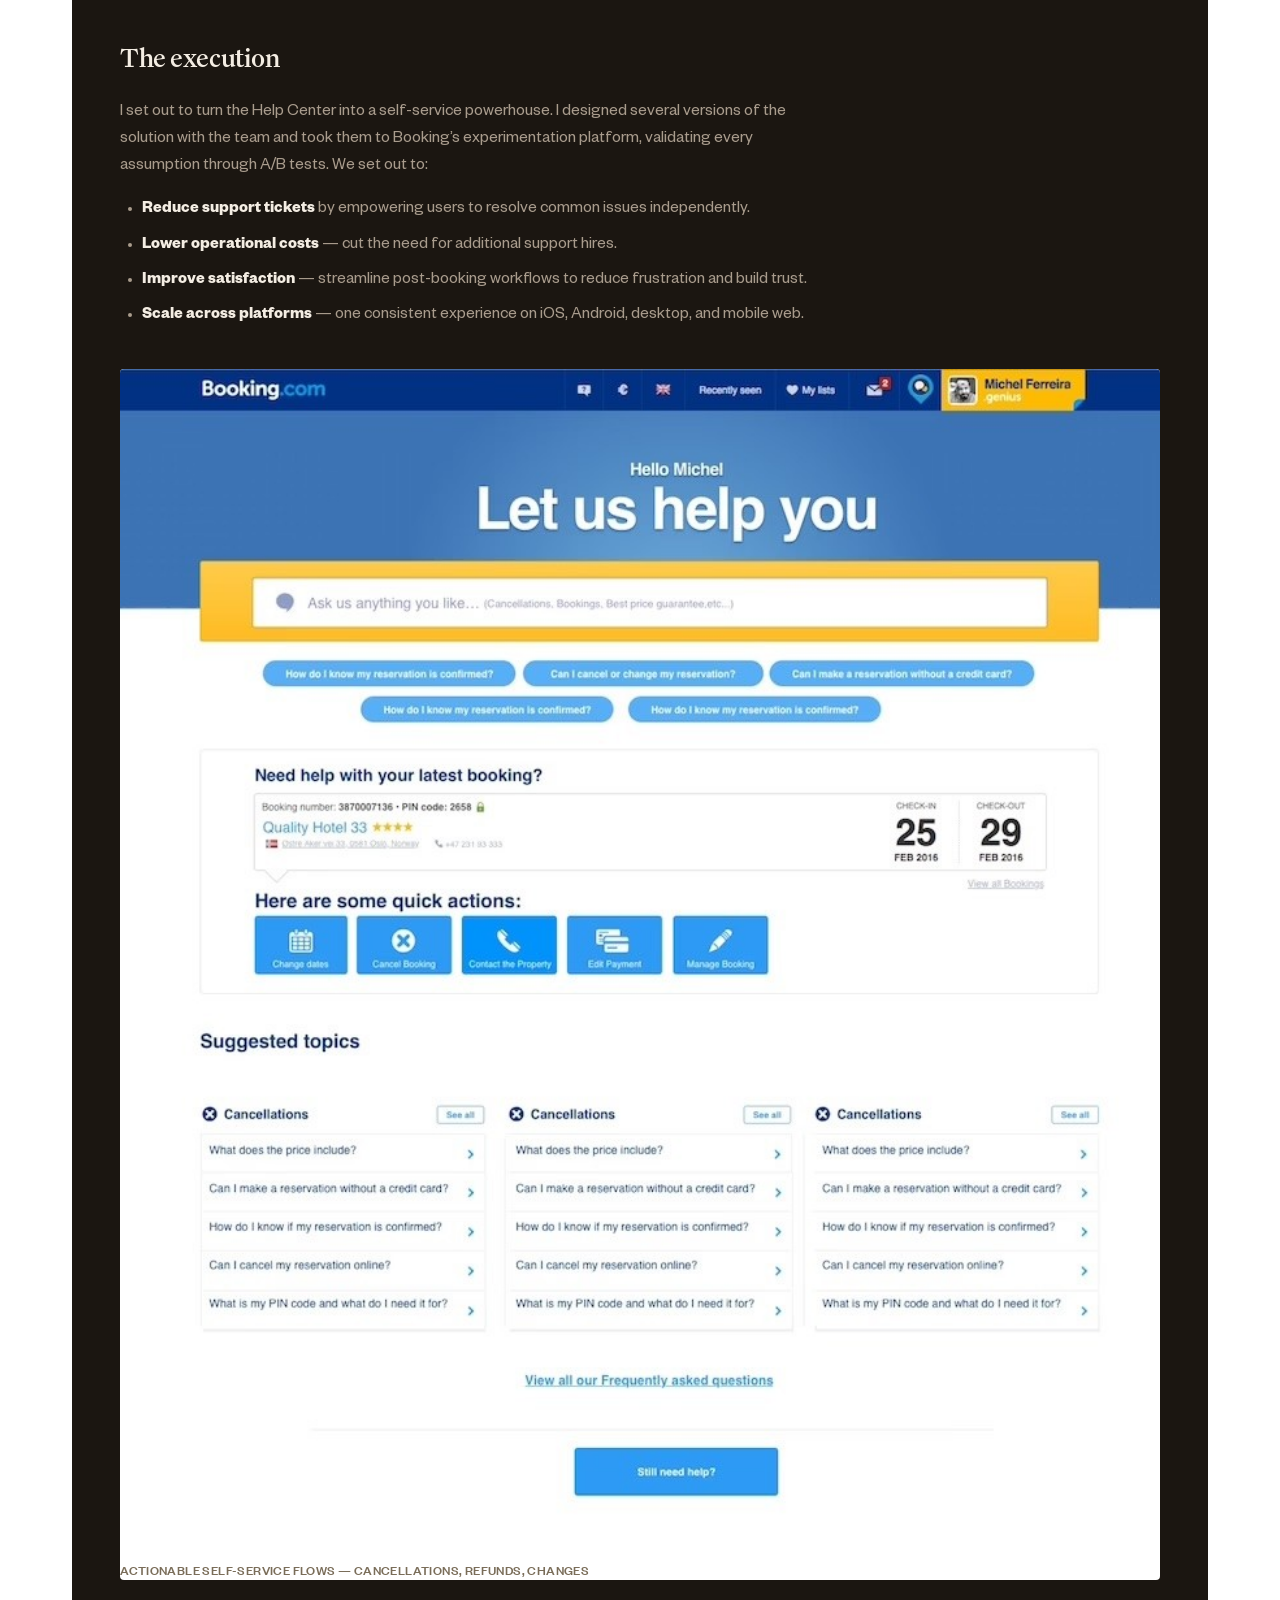
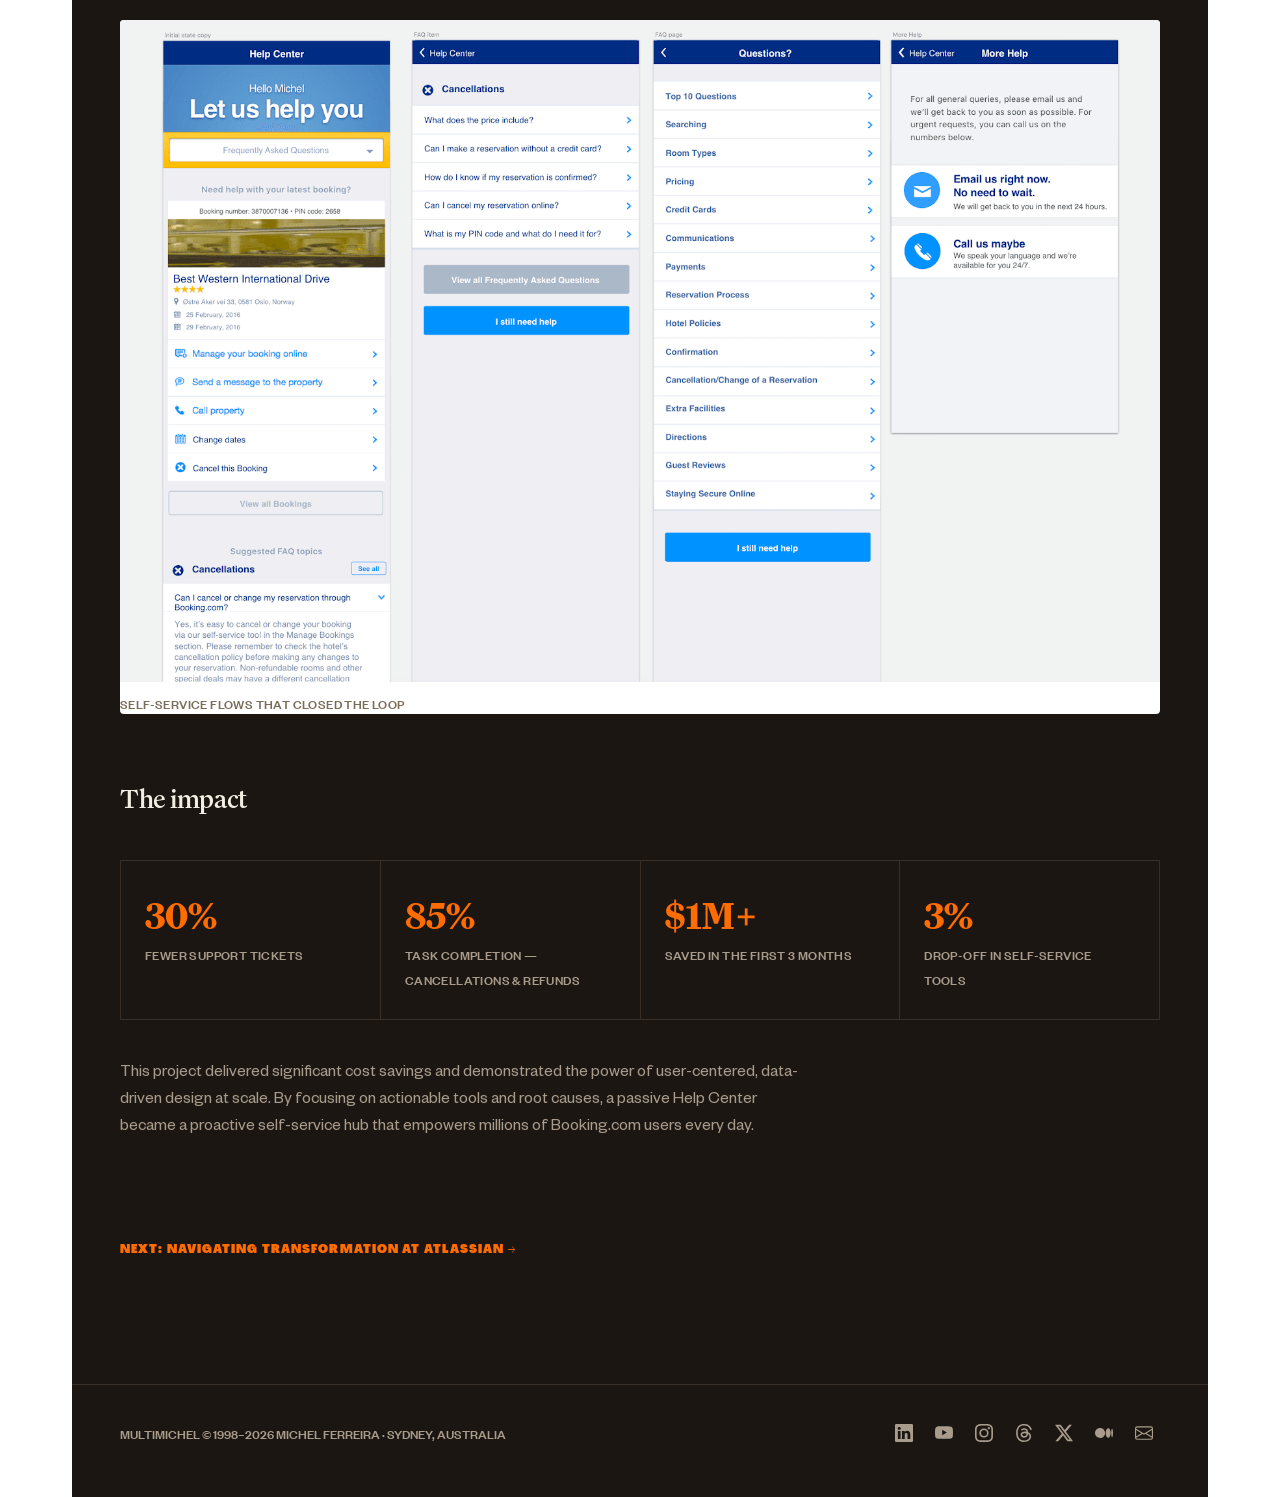
<file: work-booking.html>
<!DOCTYPE html>
<html lang="en">
<head>
<meta charset="utf-8">
<meta name="viewport" content="width=device-width, initial-scale=1">
<meta name="description" content="How Booking.com's Help Center cut support tickets 30% and saved $1M+ in three months.">
<title>Helping Booking.com&rsquo;s Help Center — Michel Ferreira</title>
<meta property="og:title" content="Teaching users how to fish — Michel Ferreira">
<meta property="og:description" content="How Booking.com's Help Center cut support tickets 30% and saved $1M+ in three months.">
<link rel="preload" href="fonts/family-heavy.ttf" as="font" type="font/ttf" crossorigin>
<link rel="preload" href="fonts/FoundersGrotesk-Regular.ttf" as="font" type="font/ttf" crossorigin>
<link rel="stylesheet" href="tokens.css?v=61">
<link rel="stylesheet" href="multimichel.css?v=61">
<link rel="stylesheet" href="case-study.css?v=61">
<link rel="canonical" href="https://multimichel.com/work-booking">
<meta property="og:image" content="https://multimichel.com/img/og-default.jpg">
<meta property="og:image:width" content="1200">
<meta property="og:image:height" content="630">
<meta property="og:type" content="website">
<meta property="og:url" content="https://multimichel.com/work-booking">
<meta name="twitter:card" content="summary_large_image">
<link rel="icon" href="/favicon.svg" type="image/svg+xml">
<link rel="apple-touch-icon" href="/apple-touch-icon.png">
<meta name="theme-color" content="#F8F5F2">
</head>
<body class="dark">
<a class="skiplink" href="#main">Skip to content</a>
<header class="site">
<div class="brand"><button class="brand-menu" type="button" aria-expanded="false" aria-controls="mobile-nav" aria-label="Open menu"><span class="menu-icon"><span></span><span></span></span></button><a class="brand-link" href="index.html">MICHEL FERREIRA</a></div>
<nav class="main"><a href="index.html#work">WORK</a><a href="index.html#speaking">SPEAKING</a><a href="index.html#writing">WRITING</a><a href="index.html#media">MEDIA</a><a href="about.html">ABOUT</a></nav>
<nav class="mobile-nav" id="mobile-nav" aria-label="Site"><a href="index.html#work">WORK</a><a href="index.html#speaking">SPEAKING</a><a href="index.html#writing">WRITING</a><a href="index.html#media">MEDIA</a><a href="about.html">ABOUT</a><a href="contact.html">CONTACT</a></nav>
</header>
<main id="main">
<div class="wrap cs" data-screen-label="Booking.com case study">
<section class="cs-open">
<p class="cs-back"><a href="/">&larr; Back to Home</a></p>
<h1 class="display">Teaching users how to fish</h1>
<p class="lede">How Booking.com&rsquo;s Help Center cut costs and empowered millions of users.</p>
</section>
<figure class="full"><img width="1028" height="1548" src="img/work-booking-cover.png" alt="Booking.com Help Center redesign"></figure>

<h2>The challenge</h2>
<p>In 2016, Booking.com faced an unexpected surge in customer support tickets, reaching record highs in a period when demand was typically lower. The spike posed a significant financial challenge: Booking.com handled all support in-house, with no outsourcing.</p>
<p>At the heart of the issue was a Help Center that wasn&rsquo;t doing its job — static, funnelling everyone to an overwhelmed phone support team, and not focused on putting the customer in control. Without intervention, Booking.com would have had to expand its in-house support team significantly.</p>
<figure class="full"><img loading="lazy" decoding="async" width="1600" height="1188" src="img/booking-genius-legacy.jpeg" alt="The legacy static Help Center"><figcaption>THE STATIC HELP CENTER, PRE-REDESIGN</figcaption></figure>

<h2>The execution</h2>
<p>I set out to turn the Help Center into a self-service powerhouse. I designed several versions of the solution with the team and took them to Booking&rsquo;s experimentation platform, validating every assumption through A/B tests. We set out to:</p>
<ul>
<li><b>Reduce support tickets</b> by empowering users to resolve common issues independently.</li>
<li><b>Lower operational costs</b> — cut the need for additional support hires.</li>
<li><b>Improve satisfaction</b> — streamline post-booking workflows to reduce frustration and build trust.</li>
<li><b>Scale across platforms</b> — one consistent experience on iOS, Android, desktop, and mobile web.</li>
</ul>
<figure class="full"><img loading="lazy" decoding="async" width="800" height="907" src="img/booking-help-center-mobile.jpeg" alt="Self-service Help Center flows"><figcaption>ACTIONABLE SELF-SERVICE FLOWS — CANCELLATIONS, REFUNDS, CHANGES</figcaption></figure>

<figure class="full"><img width="1600" height="1019" loading="lazy" decoding="async" src="img/booking-self-service-flows.png" alt="Self-service flows for cancellations, refunds and booking changes"><figcaption>SELF-SERVICE FLOWS THAT CLOSED THE LOOP</figcaption></figure>

<h2>The impact</h2>
<div class="stat"><div><b>30%</b><span>fewer support tickets</span></div><div><b>85%</b><span>task completion — cancellations &amp; refunds</span></div><div><b>$1M+</b><span>saved in the first 3 months</span></div><div><b>3%</b><span>drop-off in self-service tools</span></div></div>
<p>This project delivered significant cost savings and demonstrated the power of user-centered, data-driven design at scale. By focusing on actionable tools and root causes, a passive Help Center became a proactive self-service hub that empowers millions of Booking.com users every day.</p>
<p class="next-wrap"><a class="next" href="work-atlassian.html">Next: Navigating transformation at Atlassian →</a></p>
</div>
</main>
<footer class="site">
  <p class="fineprint">MULTIMICHEL © 1998–2026 MICHEL FERREIRA · SYDNEY, AUSTRALIA</p>
  <nav class="social" aria-label="Elsewhere">
    <a class="social-icon" href="https://www.linkedin.com/in/michelpferreira/" target="_blank" rel="noopener noreferrer" aria-label="LinkedIn" title="LinkedIn"><svg viewBox="0 0 16 16" width="18" height="18" fill="currentColor" aria-hidden="true" focusable="false"><path d="M0 1.146C0 .513.526 0 1.175 0h13.65C15.474 0 16 .513 16 1.146v13.708c0 .633-.526 1.146-1.175 1.146H1.175C.526 16 0 15.487 0 14.854zm4.943 12.248V6.169H2.542v7.225zm-1.2-8.212c.837 0 1.358-.554 1.358-1.248-.015-.709-.52-1.248-1.342-1.248S2.4 3.226 2.4 3.934c0 .694.521 1.248 1.327 1.248zm4.908 8.212V9.359c0-.216.016-.432.08-.586.173-.431.568-.878 1.232-.878.869 0 1.216.662 1.216 1.634v3.865h2.401V9.25c0-2.22-1.184-3.252-2.764-3.252-1.274 0-1.845.7-2.165 1.193v.025h-.016l.016-.025V6.169h-2.4c.03.678 0 7.225 0 7.225z"/></svg></a>
    <a class="social-icon" href="https://www.youtube.com/@multimichel" target="_blank" rel="noopener noreferrer" aria-label="YouTube" title="YouTube"><svg viewBox="0 0 16 16" width="18" height="18" fill="currentColor" aria-hidden="true" focusable="false"><path d="M8.051 1.999h.089c.822.003 4.987.033 6.11.335a2.01 2.01 0 0 1 1.415 1.42c.101.38.172.883.22 1.402l.01.104.022.26.008.104c.065.914.073 1.77.074 1.957v.075c-.001.194-.01 1.108-.082 2.06l-.008.105-.009.104c-.05.572-.124 1.14-.235 1.558a2.01 2.01 0 0 1-1.415 1.42c-1.16.312-5.569.334-6.18.335h-.142c-.309 0-1.587-.006-2.927-.052l-.17-.006-.087-.004-.171-.007-.171-.007c-1.11-.049-2.167-.128-2.654-.26a2.01 2.01 0 0 1-1.415-1.419c-.111-.417-.185-.986-.235-1.558L.09 9.82l-.008-.104A31 31 0 0 1 0 7.68v-.123c.002-.215.01-.958.064-1.778l.007-.103.003-.052.008-.104.022-.26.01-.104c.048-.519.119-1.023.22-1.402a2.01 2.01 0 0 1 1.415-1.42c.487-.13 1.544-.21 2.654-.26l.17-.007.172-.006.086-.003.171-.007A100 100 0 0 1 7.858 2zM6.4 5.209v4.818l4.157-2.408z"/></svg></a>
    <a class="social-icon" href="https://instagram.com/multimichel" target="_blank" rel="noopener noreferrer" aria-label="Instagram" title="Instagram"><svg viewBox="0 0 16 16" width="18" height="18" fill="currentColor" aria-hidden="true" focusable="false"><path d="M8 0C5.829 0 5.556.01 4.703.048 3.85.088 3.269.222 2.76.42a3.9 3.9 0 0 0-1.417.923A3.9 3.9 0 0 0 .42 2.76C.222 3.268.087 3.85.048 4.7.01 5.555 0 5.827 0 8.001c0 2.172.01 2.444.048 3.297.04.852.174 1.433.372 1.942.205.526.478.972.923 1.417.444.445.89.719 1.416.923.51.198 1.09.333 1.942.372C5.555 15.99 5.827 16 8 16s2.444-.01 3.298-.048c.851-.04 1.434-.174 1.943-.372a3.9 3.9 0 0 0 1.416-.923c.445-.445.718-.891.923-1.417.197-.509.332-1.09.372-1.942C15.99 10.445 16 10.173 16 8s-.01-2.445-.048-3.299c-.04-.851-.175-1.433-.372-1.941a3.9 3.9 0 0 0-.923-1.417A3.9 3.9 0 0 0 13.24.42c-.51-.198-1.092-.333-1.943-.372C10.443.01 10.172 0 7.998 0zm-.717 1.442h.718c2.136 0 2.389.007 3.232.046.78.035 1.204.166 1.486.275.373.145.64.319.92.599s.453.546.598.92c.11.281.24.705.275 1.485.039.843.047 1.096.047 3.231s-.008 2.389-.047 3.232c-.035.78-.166 1.203-.275 1.485a2.5 2.5 0 0 1-.599.919c-.28.28-.546.453-.92.598-.28.11-.704.24-1.485.276-.843.038-1.096.047-3.232.047s-2.39-.009-3.233-.047c-.78-.036-1.203-.166-1.485-.276a2.5 2.5 0 0 1-.92-.598 2.5 2.5 0 0 1-.6-.92c-.109-.281-.24-.705-.275-1.485-.038-.843-.046-1.096-.046-3.233s.008-2.388.046-3.231c.036-.78.166-1.204.276-1.486.145-.373.319-.64.599-.92s.546-.453.92-.598c.282-.11.705-.24 1.485-.276.738-.034 1.024-.044 2.515-.045zm4.988 1.328a.96.96 0 1 0 0 1.92.96.96 0 0 0 0-1.92m-4.27 1.122a4.109 4.109 0 1 0 0 8.217 4.109 4.109 0 0 0 0-8.217m0 1.441a2.667 2.667 0 1 1 0 5.334 2.667 2.667 0 0 1 0-5.334"/></svg></a>
    <a class="social-icon" href="https://www.threads.com/@multimichel" target="_blank" rel="noopener noreferrer" aria-label="Threads" title="Threads"><svg viewBox="0 0 16 16" width="18" height="18" fill="currentColor" aria-hidden="true" focusable="false"><path d="M6.321 6.016c-.27-.18-1.166-.802-1.166-.802.756-1.081 1.753-1.502 3.132-1.502.975 0 1.803.327 2.394.948s.928 1.509 1.005 2.644q.492.207.905.484c1.109.745 1.719 1.86 1.719 3.137 0 2.716-2.226 5.075-6.256 5.075C4.594 16 1 13.987 1 7.994 1 2.034 4.482 0 8.044 0 9.69 0 13.55.243 15 5.036l-1.36.353C12.516 1.974 10.163 1.43 8.006 1.43c-3.565 0-5.582 2.171-5.582 6.79 0 4.143 2.254 6.343 5.63 6.343 2.777 0 4.847-1.443 4.847-3.556 0-1.438-1.208-2.127-1.27-2.127-.236 1.234-.868 3.31-3.644 3.31-1.618 0-3.013-1.118-3.013-2.582 0-2.09 1.984-2.847 3.55-2.847.586 0 1.294.04 1.663.114 0-.637-.54-1.728-1.9-1.728-1.25 0-1.566.405-1.967.868ZM8.716 8.19c-2.04 0-2.304.87-2.304 1.416 0 .878 1.043 1.168 1.6 1.168 1.02 0 2.067-.282 2.232-2.423a6.2 6.2 0 0 0-1.528-.161"/></svg></a>
    <a class="social-icon" href="https://x.com/multimichel" target="_blank" rel="noopener noreferrer" aria-label="X" title="X"><svg viewBox="0 0 16 16" width="18" height="18" fill="currentColor" aria-hidden="true" focusable="false"><path d="M12.6.75h2.454l-5.36 6.142L16 15.25h-4.937l-3.867-5.07-4.425 5.07H.316l5.733-6.57L0 .75h5.063l3.495 4.633L12.601.75Zm-.86 13.028h1.36L4.323 2.145H2.865z"/></svg></a>
    <a class="social-icon" href="https://multimichel.medium.com/" target="_blank" rel="noopener noreferrer" aria-label="Medium" title="Medium"><svg viewBox="0 0 16 16" width="18" height="18" fill="currentColor" aria-hidden="true" focusable="false"><path d="M9.025 8c0 2.485-2.02 4.5-4.513 4.5A4.506 4.506 0 0 1 0 8c0-2.486 2.02-4.5 4.512-4.5A4.506 4.506 0 0 1 9.025 8m4.95 0c0 2.34-1.01 4.236-2.256 4.236S9.463 10.339 9.463 8c0-2.34 1.01-4.236 2.256-4.236S13.975 5.661 13.975 8M16 8c0 2.096-.355 3.795-.794 3.795-.438 0-.793-1.7-.793-3.795 0-2.096.355-3.795.794-3.795.438 0 .793 1.699.793 3.795"/></svg></a>
    <a class="social-icon" href="contact.html" aria-label="Email Michel" title="Email Michel"><svg viewBox="0 0 16 16" width="18" height="18" fill="currentColor" aria-hidden="true" focusable="false"><path d="M0 4a2 2 0 0 1 2-2h12a2 2 0 0 1 2 2v8a2 2 0 0 1-2 2H2a2 2 0 0 1-2-2zm2-1a1 1 0 0 0-1 1v.217l7 4.2 7-4.2V4a1 1 0 0 0-1-1zm13 2.383-4.708 2.825L15 11.105zm-.034 6.876-5.64-3.471L8 9.583l-1.326-.795-5.64 3.47A1 1 0 0 0 2 13h12a1 1 0 0 0 .966-.741M1 11.105l4.708-2.897L1 5.383z"/></svg></a>
  </nav>
</footer>
<script src="nav.js?v=61" defer></script>
</body>
</html>
</file>
<file: tokens.css>
/* ============================================================
   MultiMichel — Design Tokens
   Source of truth: Figma node 1:1988 (Michel.com)
   Every visual value in the codebase must reference these.
   No hardcoded colors, sizes, fonts, or spacing anywhere else.
   ============================================================ */

/* Licensed originals, registered under the single family names the
   --font-* tokens below point to. Each weight is a separate static
   file, so weight is what selects between them — never rename a
   family per-weight (that's what broke the "Agrandir Tight Black" /
   "Family Heavy" / "Family Medium" split before this token file). */
@font-face{font-family:"Agrandir";src:url("fonts/Agrandir-TightBlack.ttf") format("truetype");font-weight:900;font-display:swap}
@font-face{font-family:"Family";src:url("fonts/family-heavy.ttf") format("truetype");font-weight:800;font-display:swap}
@font-face{font-family:"Family";src:url("fonts/family-medium.ttf") format("truetype");font-weight:500;font-display:swap}
@font-face{font-family:"Founders Grotesk";src:url("fonts/FoundersGrotesk-Regular.ttf") format("truetype");font-weight:400;font-display:swap}
@font-face{font-family:"Founders Grotesk";src:url("fonts/FoundersGrotesk-Medium.ttf") format("truetype");font-weight:500;font-display:swap}
@font-face{font-family:"Founders Grotesk";src:url("fonts/FoundersGrotesk-Bold.ttf") format("truetype");font-weight:700;font-display:swap}

:root {

  /* ---------- FONTS ----------
     DECISION PENDING: licensed originals vs free stack.
     Swap by changing these three lines only. Nothing else
     in the codebase may name a font family directly.

     Licensed originals:      Free replacements (Google Fonts):
     --font-serif:  "Family"            → "Fraunces"
     --font-grotesk: "Founders Grotesk" → "Hanken Grotesk"
     --font-label:  "Agrandir"          → "Bricolage Grotesque"
  */
  --font-serif: "Family", "Fraunces", Georgia, serif;
  --font-grotesk: "Founders Grotesk", "Hanken Grotesk", system-ui, sans-serif;
  --font-label: "Agrandir", "Bricolage Grotesque", system-ui, sans-serif;

  /* ---------- COLOR ---------- */
  --paper: #F8F5F2;        /* page background — never pure white */
  --slate: #33291D;        /* primary dark: hero, intro body */
  --oak: #4A3A2A;          /* row metadata */
  --dim: #5C5141;          /* navigation */
  --ink: #1A1916;          /* row titles */
  --ink-quote: #1C1A15;    /* quote */
  --masthead: #2E2C29;     /* MICHEL FERREIRA */
  --muted: #7A6D59;        /* section labels (WRITING, SPEAKING, WORK) */
  --rule-light: #ECE8DF;   /* row separators */
  --rule-strong: #C9C4B8;  /* link underlines */
  --orange: #FF6C00;       /* the only orange. header block, section markers,
                              CASE STUDY label, hovers. Use sparingly. */
  --highlight: #F5C518;    /* hand-drawn quote highlight (verify against Figma) */

  /* ---------- TYPE ---------- */
  /* Masthead — label face, 900, uppercase.
     Leading is declared in px, not inherited: body's 1.5 ratio is a body-copy
     value and on 24px produced a 36px line box — off the 8pt grid (36 = 4×8+4).
     32px puts the masthead's line box back on the grid. This governs the BOX
     only; Agrandir's caps fill its ascent almost exactly (cap 720 / asc 750)
     so the visible glyphs still sit high inside it. That is a font metric and
     is deliberately left alone. */
  --type-masthead-size: 24px;
  --type-masthead-leading: 32px;
  --type-masthead-tracking: -0.096px;

  /* Nav + section labels — label face, 900, uppercase */
  --type-label-size: 13px;
  --type-label-leading: 1.5;
  --type-label-tracking: 1.3px;
  /* Pen underline: rem, never em. As an em the same declaration produced a
     4.4px stroke on a 13px label and 8.2px on 24px prose — one treatment,
     three thicknesses. */
  --pen-thickness: 0.34rem;
  --pen-thickness-hover: 0.42rem;

  /* Hero — serif Heavy/Black */
  --type-hero-size: 148px;
  --type-hero-tracking: -2.664px;

  /* Intro body — grotesk Regular (+ Bold for emphasis) */
  --type-body-size: 24px;
  --type-body-leading: 35.5px;
  /* Running body text is fluid, and every body surface must use the SAME
     ramp — a fixed 24px next to a clamped one reads as two different type
     sizes on a phone even though they match on desktop. */
  --type-body-fluid: clamp(17px, 2vw, 24px);
  --type-body-leading-ratio: 1.48;

  /* Editorial row title — serif Medium */
  --type-row-title-size: 18px;
  --type-row-title-leading: 28.8px;

  /* Chips and micro-labels — the tier BELOW section labels: taxonomy chips,
     UPCOMING, archive filters, year counts. Was typed as 11px in four places
     and 11.5px in a fifth. */
  --type-chip-size: 11px;
  --type-chip-tracking: 1.1px;

  /* Secondary description under a row title / inside a case-study grid. */
  --type-sub-size: 15px;

  /* Editorial row metadata — grotesk Medium */
  --type-row-meta-size: 14px;
  --type-row-meta-leading: 18px;

  /* Wrapped row titles must read as ONE title, not two lines of prose.
     Desktop keeps the roomier 28.8px; mobile tightens to a ratio so a
     two-line serif title stays a single typographic unit. */
  --type-row-title-leading-mobile: 1.12;
  --type-row-meta-leading-mobile: 1.25;
  --gap-row-title-to-meta: 12px;

  /* Quote — serif Medium, centered */
  --type-quote-size: 48px;
  --type-quote-leading: 50px;
  --type-quote-tracking: -0.5px;

  /* Case-study title — serif Medium */
  --type-case-title-size: 28px;

  /* ---------- LAYOUT ---------- */
  /* Measured off the Figma redlines (Frame 5):
       0  → 16   white
       16 → 80   orange block (64×64) — straddles the rail/paper seam
       80 → 96   16px gap
       96        every piece of text: masthead, hero, labels, row titles
     So the block sits *in* the white and the text column is a single line
     all the way down. 16 · 64 · 16 · 96 — all on the 8pt grid. */
  --canvas-reference: 1496px;  /* desktop viewport the Figma frame targets */
  --gutter-page: 72px;         /* document gutter */
  /* TRIAL — desktop square geometry (option B).
     The square must straddle the rail/paper seam the way it already does on
     mobile: 50/50. With the old 16/96 pair it sat 88% in the white rail and
     clipped the paper by only 8px, because the desktop square (64) is SMALLER
     than the rail (72) while the mobile square (32) is BIGGER than its rail
     (24). Moving the block to 40 centres it on the 72px seam (40→104) and the
     text column follows at 120, keeping the 16px gap and the 72px white rail.
     Press G then click SQUARE (or press S) to compare against the old values.
     To revert permanently: content-start 96, block-inset 16. */
  --content-start: 120px;      /* primary content inset — one column, everything */
  --block-inset: 40px;         /* orange block's left edge from the page edge */
  /* The paper's inset from the rail, used on BOTH sides so the left and right
     edges can never drift apart again. Derived, never typed twice. */
  --content-inset: calc(var(--content-start) - var(--rail-width));
  --nav-gap: 48px;

  /* ---------- RAIL ----------
     The page ground is WHITE. The paper canvas is an inner column inset by
     --rail-width on both sides, so white shows down each edge. This is a
     rendered colour change, not empty padding — the contrast break is the
     point. Orange blocks sit on the rail/paper seam. */
  --rail: #FFFFFF;
  --rail-width: 72px;

  /* Left-oriented editorial canvas. NEVER:
     max-width: 1200px; margin: 0 auto;                        */

  --intro-max-width: 1030px;

  /* ---------- ORANGE BLOCKS ---------- */
  --block-header-w: 64px;
  --block-header-h: 64px;      /* full square, matches the section markers */
  --block-marker: 64px;        /* section markers: 64 × 64 */

  /* ---------- SPACING SCALE ----------
     8pt grid: 8 · 16 · 32 · 48 · 72, plus multiples for large rhythm.
     Every gap, pad and margin must come from this scale. Nothing else. */
  --space-8: 8px;
  --space-16: 16px;
  --space-24-m: 24px;  /* mobile-only step; off the desktop 8/16/32/48/72 set */
  --space-32: 32px;
  --space-48: 48px;
  --space-72: 72px;
  --space-96: 96px;
  --space-128: 128px;
  --space-144: 144px;
  --space-160: 160px;
  --space-192: 192px;

  /* ---------- SECTION RHYTHM ---------- */
  /* --row-height retired: rows are a stacked kicker/title/meta grammar now,
     so their height comes from content + padding, not a fixed minimum. */
  /* Breathing room between two MAJOR narrative sections (About). One token,
     applied to every such boundary — never a per-section margin. */
  --gap-section-major: var(--space-160);
  --gap-label-to-rows: 32px;   /* WRITING label → first row */
  --gap-writing-to-speaking: 72px;

  /* ---------- MEDIA ---------- */
  --media-hero-w: 1400px;      /* opening photograph */
  --media-hero-h: 788px;
  --work-image-w: 680px;       /* case-study images */
  --work-image-h: 425px;
  --work-gap: 24px;

  /* ---------- MOTION ---------- */
  --zoom-scale: 1.04;          /* image zoom inside fixed crop: 1.03–1.06 */
  --zoom-duration: 400ms;
  --zoom-ease: cubic-bezier(0.25, 0.1, 0.25, 1);
}

@media (prefers-reduced-motion: reduce) {
  :root {
    --zoom-scale: 1;
    --zoom-duration: 0ms;
  }
}

/* ============================================================
   SUPPLEMENTARY TOKENS — outside node 1:1988's stated scope
   (masthead through WORK). Everything below covers surfaces the
   node doesn't define: case-study detail pages (dark theme, not
   part of the homepage canvas), WCAG-required text-safe color
   variants, and mobile breakpoints. Flagged separately per the
   constitution's authority rule 4 ("this file — for everything
   the Figma node doesn't cover"). Do not merge into the section
   above — keep the Figma-sourced tokens auditable on their own.
   ============================================================ */
:root {
  /* Case-study pages (work-*.html) render dark, matching the
     original black Framer source — outside the homepage canvas. */
  --dark-bg: #1B1611;
  --dark-ink: #F4EDE3;
  --dark-dim: #A99C8D;
  --dark-rule: #3A2F26;
  --white: #FFFFFF; /* intentional pure-white image-card backgrounds, both themes */

  /* Mobile breakpoint (<900px) overrides for --gutter-page / --block-marker.
     Figma's reference canvas is desktop-only (1496px); mobile scale-down is
     my own call per "mobile is authored, not shrunk," not a Figma value. */
  --gutter-page-mobile: 24px;
  --block-marker-mobile: 20px;

  /* Micro-copy not covered by the Figma type scale (e.g. the "Booking a
     conference?" aside under Speaking). */
  --type-aside-size: 16px;

  /* About / contact surfaces — outside node 1:1988's scope. */
  --portrait-w: 480px;     /* constrained width for a vertical portrait figure */
  --measure: 720px;        /* running prose measure (~70ch at 24px) */
  --measure-form: 560px;   /* form column — narrower than prose on purpose */
  --type-field-size: 20px; /* input text: large enough to feel authored, not admin */
}

/* ---------- PEN RE-DRAW (hover / focus) ----------
   The stroke is re-drawn left-to-right when a link is hovered or focused.
   Hand-paced rather than mechanical: quick off the mark, slower to settle,
   the way a real stroke lands. */
:root{
  --pen-draw-duration: 420ms;
  --pen-draw-ease: cubic-bezier(.22,.9,.3,1);
}
</file>
<file: multimichel.css>
/* MultiMichel — homepage styles. All visual values come from tokens.css. */

*{margin:0;padding:0;box-sizing:border-box}
html{scroll-behavior:smooth;background:var(--rail)}
/* The ground is white. The paper canvas is an inner column inset by
   --rail-width on both sides, so white shows down each edge for the full
   height of the page. The contrast break is deliberate. */
body{
  background:var(--paper);
  border-left:var(--rail-width) solid var(--rail);
  border-right:var(--rail-width) solid var(--rail);
  color:var(--slate);font-family:var(--font-grotesk);font-weight:400;line-height:1.5;-webkit-font-smoothing:antialiased;
}
/* height:auto is not optional once images carry intrinsic width/height
   attributes: without it the HTML height attribute dictates layout height and
   a 2000×1333 photo renders 1333px tall. With it, the attributes do only the
   job they are there for — reserving the right box so nothing shifts on load —
   while CSS keeps control of the rendered size. */
img{max-width:100%;height:auto;display:block}
a{color:inherit;text-decoration:none}
b,strong{font-weight:700}

/* Left-biased canvas: anchored to the page edge, not centered with auto margins.
   Inside the paper column, text is inset a further 16px so it lands at
   --content-start (72 rail + 16 = 88). The orange blocks pull back that 16px
   to sit flush on the rail/paper seam and break the text alignment on purpose. */
.wrap,header.site{max-width:var(--canvas-reference);padding-left:var(--content-inset);padding-right:var(--content-inset)}

/* Skip link — first focusable element on every page. Off-screen until focused,
   then lands on the marker rail like everything else. */
.skiplink{
  position:absolute;left:-9999px;top:0;z-index:100;
  font-family:var(--font-label);font-weight:900;font-size:var(--type-label-size);
  letter-spacing:var(--type-label-tracking);text-transform:uppercase;
  background:var(--slate);color:var(--paper);padding:var(--space-16);
}
.skiplink:focus{left:0}

/* ---------- masthead & nav ----------
   The brand square is a real <button> (mobile menu control) and the
   wordmark a separate link, so the square can own its own tap target
   without nesting interactive elements. */
header.site{display:flex;align-items:flex-end;justify-content:space-between;padding-bottom:var(--space-32)}
.brand{display:flex;align-items:center}
.brand-link{text-box:trim-both cap alphabetic;font-family:var(--font-label);font-weight:900;font-size:var(--type-masthead-size);line-height:var(--type-masthead-leading);letter-spacing:var(--type-masthead-tracking);color:var(--masthead);text-transform:uppercase}
/* The header square rides the SAME marker rail as every .sechead .tab:
   both resolve to --block-inset from the page edge, so the square hangs
   out of the content column exactly as the section markers do. Margin is
   declared once here — an earlier `margin:0` in this block was silently
   cancelling the rail offset and pulling the square inside the column. */
.brand-menu{
  position:relative;
  width:var(--block-header-w);height:var(--block-header-h);background:var(--orange);
  border:0;padding:0;flex:none;cursor:default;
  display:inline-flex;align-items:center;justify-content:center;
  margin:0 var(--space-16) 0 calc(var(--block-inset) - var(--content-start));
}
.brand-menu:disabled{opacity:1}
.menu-icon{display:none}
nav.main{display:flex;gap:var(--nav-gap);padding-bottom:var(--space-8)}
nav.main a{font-family:var(--font-label);font-weight:900;font-size:var(--type-label-size);line-height:var(--type-label-leading);letter-spacing:var(--type-label-tracking);color:var(--dim)}

nav.main a[aria-current="page"]{color:var(--ink)}

/* The mobile nav panel exists at every width but only ever paints inside
   the ≤900px block below — this base rule just keeps it out of layout
   above that breakpoint. */
.mobile-nav{display:none}

/* ---------- hero — large intentional opening whitespace ---------- */
.hero{padding-top:var(--space-192)}
h1.display{
  font-family:var(--font-serif);
  font-weight:800;
  font-size:clamp(52px,10.2vw,var(--type-hero-size));
  letter-spacing:var(--type-hero-tracking);
  line-height:.96;
  color:var(--slate);
}
@media(max-width:700px){h1.display{letter-spacing:-.03em}}

.lede{max-width:var(--intro-max-width);margin-top:var(--space-32);font-family:var(--font-grotesk);font-weight:400;font-size:var(--type-body-fluid);line-height:var(--type-body-leading-ratio);color:var(--slate)}
.lede p+p{margin-top:var(--space-16)}
.lede b{font-weight:700}


/* ---------- photo — 1400×788 reference (16:9) ---------- */
figure.full{margin:var(--space-72) 0 0}
figure.full img,figure.full video{width:100%;height:auto;aspect-ratio:1400/788;object-fit:cover}
figcaption,.cap{font-family:var(--font-grotesk);font-weight:500;font-size:var(--type-label-size);letter-spacing:.4px;color:var(--muted);text-transform:uppercase;margin-top:var(--space-16)}

/* ---------- quote ----------
   The block owns the vertical rhythm; the quote itself no longer carries the
   margin, so the source line sits with it rather than floating off. */
.quote-block{margin:var(--space-144) 0;text-align:center}
.quote{
  text-align:center;
  font-family:var(--font-serif);
  font-weight:500;
  font-size:clamp(28px,4.6vw,var(--type-quote-size));
  line-height:1.04;
  letter-spacing:var(--type-quote-tracking);
  color:var(--ink-quote);
  max-width:15em;
  margin:0 auto;
  padding:0 var(--space-16);
}
/* Attribution stays deliberately small — it is a footnote to the quote, not a
   second headline competing with it. */
.quote-source{
  margin:var(--space-32) auto 0;
  max-width:var(--measure-form);
  padding:0 var(--space-16);
  font-family:var(--font-grotesk);
  font-size:var(--type-row-meta-size);
  line-height:1.5;
  color:var(--muted);
  /* this is a sentence, not a caption — opt out of the uppercase figcaption rule */
  text-transform:none;
  letter-spacing:normal;
}
.quote-source cite{font-style:normal;font-weight:500;color:var(--oak)}
.quote-source a{white-space:nowrap;color:var(--oak)}

/* z-index:0 gives .hl its own stacking context, so the brush at z-index:-1
   sits behind the words but still in front of the paper fill on <body>.
   Without it the brush paints underneath the body background and vanishes. */
/* ---------- yellow marker (highlighter) ----------
   Keep the original painted SVG behind the complete phrase. The image uses
   its natural aspect ratio, with a modest overshoot beyond both text edges. */
.hl{position:relative;z-index:0;white-space:nowrap;display:inline-block}
.quote-mark{position:relative;z-index:1}
/* The closing ” belongs to the highlighted phrase — on a wide viewport it was
   breaking onto a line of its own. Marker styling is untouched. */
.quote-tail{white-space:nowrap}
.hl-mark{
  position:absolute;
  left:-5%;
  top:-8%;
  width:110%;
  max-width:none;
  object-fit:fill;
  z-index:-1;
  pointer-events:none;
}

/* ---------- section markers ----------
   The marker is taken OUT of flow so it never pushes the label. That keeps
   every piece of text — section labels and the row titles beneath them — on
   one column at --content-start, while the square sits out in the white rail
   (8 → 72), flush against the rail/paper seam. */
/* The row is as tall as the marker, so the square and the label are centred
   against the SAME box rather than the label's much shorter line box. The
   square centres by the box model (top/bottom 0 + auto margins), not by a
   transform, and neither element carries a positional nudge. */
.sechead{
  position:relative;display:flex;align-items:center;
  min-height:var(--block-marker);
  margin-bottom:var(--gap-label-to-rows);
}
.sechead .tab{
  position:absolute;
  left:calc(var(--block-inset) - var(--content-start));
  top:0;bottom:0;margin-block:auto;
  width:var(--block-marker);height:var(--block-marker);
  background:var(--orange);
}
/* Copy-permalink affordance, added by nav.js. Sits exactly inside the
   marker's own box (inset:0) so the square's size/position never changes —
   invisible until hover/focus, same square either way. */
.tab-copy{
  position:absolute;inset:0;
  display:flex;align-items:center;justify-content:center;
  background:transparent;border:0;padding:0;margin:0;cursor:pointer;
  color:#fff;opacity:0;transition:opacity .15s ease;
}
.sechead .tab:hover .tab-copy,
.tab-copy:focus-visible{opacity:1}
.tab-copy:focus-visible{outline:2px solid var(--ink);outline-offset:2px}
.tab-copy-status{
  position:absolute;left:50%;top:calc(100% + 8px);transform:translateX(-50%);
  white-space:nowrap;
  font-family:var(--font-grotesk);font-size:11px;font-weight:600;
  background:var(--ink);color:var(--paper);
  padding:4px 8px;border-radius:3px;
  opacity:0;pointer-events:none;transition:opacity .15s ease;
}
.sechead .tab.is-copied .tab-copy-status{opacity:1}
/* Page-level eyebrow — the same label treatment as a section name
   (.sechead h2), used above an H1 rather than above a list. Tied to the
   heading it introduces, never a floating line of body text. */
.eyebrow{font-family:var(--font-label);font-weight:900;font-size:var(--type-label-size);line-height:var(--type-label-leading);letter-spacing:var(--type-label-tracking);color:var(--muted);text-transform:uppercase;margin-bottom:var(--space-16)}
/* Agrandir's caps fill its ascent (cap 720 / asc 750), so the visible
   letterforms sit 0.11em above the centre of their own line box — geometric
   centring alone leaves the label reading high against the square. The padding
   is exactly twice that, because centring halves whatever is added. Metric
   compensation applied once in the shared component, not a per-section nudge. */
/* Label and action share ONE type definition — same face, size, leading,
   tracking and colour — so the pair sits on a single optical line. Only the
   action's placement differs.

   text-box trims the line box down to cap-height/baseline, so the box the
   browser centres IS the visible word. That removes the need for any
   cap-height offset: align-items:center now centres what you actually see.
   Browsers without text-box fall back to the untrimmed box, which is the
   behaviour this had before — never worse. */
.sechead h2,.sechead .more{
  font-family:var(--font-label);
  font-weight:900;
  font-size:var(--type-label-size);
  line-height:1;
  text-box:trim-both cap alphabetic;
  /* Symmetric: the underline needs room below the baseline (text-box trims the
     box bottom TO the baseline), and equal padding top and bottom keeps the
     caps dead-centre against the marker. */
  padding:0.5rem 0;
  letter-spacing:var(--type-label-tracking);
  color:var(--muted);
  text-transform:uppercase;
}
.sechead .more{margin-left:auto}


/* ---------- editorial rows — ONE grammar, everywhere ----------
   Speaking, Writing, Archive, Around-the-internet and Media all render the
   same four-part row, stacked at every width:

       KICKER      optional — status (UPCOMING) or category (WRITING, TALK…)
       Title ↗     the click target; the arrow belongs to it
       metadata    where / when / source
       description optional

   There is no second arrow column and no side-by-side variant. Anything that
   belongs to the row belongs in this stack. */
a.row,div.row{
  display:grid;
  grid-template-columns:minmax(0, 1fr) auto;
  column-gap:var(--space-16);
  /* Title, metadata and arrow share ONE baseline at every width. Without this
     the arrow floated to the top of the row while the publication sat on the
     baseline beside it — the two never lined up. */
  align-items:baseline;
  padding:var(--space-16);margin:0 calc(-1 * var(--space-16));
  border-bottom:1px solid var(--rule-light);transition:background .15s;
}
/* Kicker, metadata and description run the full width; only the title shares
   its line with the action arrow. */
.row .kicker-line,.row .m,.row .sub{grid-column:1 / -1}
.row .t{grid-column:1}
.row .go{grid-column:2}
a.row{cursor:pointer}
/* Hover + keyboard focus share ONE treatment: the row inverts to the slate
   ground so #FF6C00 has a dark backdrop to sit on. Orange on paper is 2.6:1;
   orange on slate clears AA comfortably, so the brand colour is untouched and
   the contrast is solved by what sits behind it. */
a.row:hover,a.row:focus-visible{background:var(--slate)}
a.row:hover{outline:none}
a.row:focus-visible{outline:2px solid var(--orange);outline-offset:-2px}
.rowlist .row:first-child{border-top:1px solid var(--rule-light)}

.row .t{font-family:var(--font-serif);font-weight:500;font-size:var(--type-row-title-size);line-height:var(--type-row-title-leading);color:var(--ink)}
a.row:hover .t,a.row:focus-visible .t{color:var(--orange)}
.row .m{font-family:var(--font-grotesk);font-weight:500;font-size:var(--type-row-meta-size);line-height:var(--type-row-meta-leading);color:var(--oak);margin-top:var(--gap-row-title-to-meta)}
.row .sub{font-family:var(--font-grotesk);font-weight:400;font-size:var(--type-sub-size);line-height:1.4;color:var(--muted);margin-top:var(--space-8);max-width:640px}
/* Metadata and description flip to paper so they stay readable on the slate. */
a.row:hover .m,a.row:focus-visible .m,
a.row:hover .sub,a.row:focus-visible .sub{color:var(--paper)}
a.row:hover .cat,a.row:focus-visible .cat{background:transparent;color:var(--paper);box-shadow:inset 0 0 0 1px currentColor}

/* ---------- action arrow ----------
   One quiet position: the right edge of the title line, in its own grid cell.
   Because it is a sibling of the title rather than part of its text, a long
   title wraps on its own measure and never reflows around the arrow — and the
   arrow can never be stranded alone on a line. ↗ leaves the site, → stays.
   Compact navigation labels (ALL WRITING →) keep their arrow inline; they are
   labels, not editorial rows. */
/* rem, not em: the action mark must be the SAME size in every context. As an
   em it inherited its parent — 10.4px beside a row title, 11.7px inside the
   larger .media-card-title — so the same mark rendered two sizes. */
.arrow,.go{font-size:.65rem;line-height:1;color:var(--oak)}
a.row:hover .go,a.row:focus-visible .go{color:var(--orange)}

/* ---------- kickers: status and category ----------
   Both sit on their own line above the title. They are deliberately NOT the
   same weight: UPCOMING is live, actionable status; a category is a filing
   label that exists to help scanning and must stay behind the title. */
.row .kicker-line{display:block;margin-bottom:var(--space-8)}
.row .up,.row .cat{
  display:inline-block;
  font-family:var(--font-label);font-weight:900;font-size:var(--type-chip-size);letter-spacing:var(--type-chip-tracking);
  text-transform:uppercase;
}
/* Slate on orange, not white on orange — white was 2.84:1. */
.row .up{background:var(--orange);color:var(--slate);padding:2px var(--space-8)}
.row .cat{background:var(--rule-light);color:var(--oak);padding:2px var(--space-8);border-radius:2px}

/* ---------- desktop composition ----------
   Same markup, same source order, different arrangement: above the mobile
   breakpoint the row becomes an editorial two-column rhythm — title on the
   left, source/date in the secondary right-hand column, sharing a baseline.
   Kicker and description still span the full width, so the reading order is
   unchanged; only the middle band splits.
   This is one grammar composed two ways, NOT two markups — nothing here
   reintroduces the old has-badge / has-ext / rowbody variants. */
@media(min-width:901px){
  a.row,div.row{
    display:grid;
    /* minmax(0,1fr) not 1fr: a bare 1fr floors at the title's min-content
       width, so a long unbroken title would refuse to wrap and shove the
       metadata column off the row. */
    grid-template-columns:minmax(0, 1fr) auto auto;
    /* The markup order is title -> arrow -> metadata (columns 1, 3, 2) because
       that order is what mobile needs. Default sparse auto-placement never
       moves backwards, so metadata could not reclaim column 2 and dropped onto
       a row of its own. Dense lets it fill the hole, so the row is one line. */
    grid-auto-flow:dense;
    column-gap:var(--space-32);
    align-items:baseline;
  }
  .row .kicker-line{grid-column:1 / -1}
  .row .t{grid-column:1}
  /* Back into its own column: no stacking margin, right-aligned, and kept on
     one line so it reads as a column rather than a second sentence. */
  .row .m{grid-column:2;margin-top:0;text-align:right;white-space:nowrap}
  .row .go{grid-column:3}
  .row .sub{grid-column:1 / -1}
}


/* ---------- hand-drawn link underline (pen) ----------
   ONE stroke, reused by every underlined link on the site. This is the PEN
   gesture: thin, slightly unsteady, drawn once. It is deliberately not the
   highlighter — the yellow marker behind "understanding people" is a separate,
   heavier gesture (.hl-mark).
   Painted as a background rather than a border so it never changes the line
   box, and so hover can thicken it without shifting a single glyph. */
.penline,
.lede a,
.prose a,
.aside-note-link,
.quote-source a{
  background-image:url("img/pen-underline.svg");
  background-repeat:no-repeat;
  background-position:0 100%;
  background-size:100% var(--pen-thickness);
  padding-bottom:.14em;
  transition:background-size .15s ease;
}
/* On by default rather than hover-only: on touch there is no hover, and the
   underline is the only thing marking these as links. Hover/focus thickens
   the same stroke instead of introducing a different affordance. */
.penline:hover,.penline:focus-visible,
.lede a:hover,.lede a:focus-visible,
.prose a:hover,.prose a:focus-visible,
.aside-note-link:hover,.aside-note-link:focus-visible,
.quote-source a:hover,.quote-source a:focus-visible{
  background-size:100% var(--pen-thickness-hover);
  animation:pen-redraw var(--pen-draw-duration) var(--pen-draw-ease);
}

/* Re-drawing the stroke on hover needs an ANIMATION, not a transition: the
   underline is already at full width at rest, so a transition has nothing to
   move. A from-only keyframe runs 0 → the rule's own end value, and because it
   is attached to :hover it replays on every hover rather than firing once. */
@keyframes pen-redraw{
  from{background-size:0 var(--pen-thickness-hover)}
}

/* The mark is not the motion. Reduced motion keeps the thickened stroke and
   simply stops re-drawing it. */
@media(prefers-reduced-motion:reduce){
  .penline:hover,.penline:focus-visible,
  .lede a:hover,.lede a:focus-visible,
  .prose a:hover,.prose a:focus-visible,
  .aside-note-link:hover,.aside-note-link:focus-visible,
  .quote-source a:hover,.quote-source a:focus-visible{animation:none}
}
.penline:focus-visible,
.lede a:focus-visible,
.prose a:focus-visible,
.aside-note-link:focus-visible,
.quote-source a:focus-visible{outline:2px solid var(--ink);outline-offset:3px}

/* ---------- hover / focus on a paper ground ----------
   Orange never becomes the text colour here: #FF6C00 on #F8F5F2 is 2.6:1, and
   a hover that REDUCES legibility is the wrong trade. The text stays dark and
   the orange arrives as the pen stroke underneath — the accent moves from the
   glyphs to the rule. Links that already show the stroke simply thicken it
   (see .penline); these three reveal it from zero. */
nav.main a,.sechead .more{
  background-image:url("img/pen-underline.svg");
  background-repeat:no-repeat;
  background-position:0 100%;
  background-size:100% 0;
  transition:background-size .15s ease;
}
/* Clearance is per-context and must NOT be set here: .sechead .more already
   gets symmetric padding from the label rule above, and re-declaring
   padding-bottom in this later rule silently overrode it — which is what put
   the stroke back through the word. nav links are untrimmed, so they get their
   own. */
nav.main a{padding-bottom:.5rem}
nav.main a:hover,nav.main a:focus-visible,
.sechead .more:hover,.sechead .more:focus-visible{background-size:100% var(--pen-thickness)}
/* Outline is :focus-visible ONLY — never on hover, never at rest. */
nav.main a:focus-visible,.sechead .more:focus-visible{outline:2px solid var(--ink);outline-offset:3px}

.aside-note{margin-top:var(--space-32);font-family:var(--font-grotesk);font-size:var(--type-aside-size);color:var(--dim)}

/* ---------- portrait figure ----------
   A vertical portrait must not be forced into the 16:9 landscape frame that
   figure.full uses. Constrained width, left-aligned with the text column —
   the canvas is left-oriented, so a centred portrait would fight it. */
figure.portrait{margin:var(--space-72) 0 0;max-width:var(--portrait-w)}
figure.portrait img{width:100%;height:auto;aspect-ratio:auto;object-fit:contain}

/* ---------- prose (about) ---------- */
.prose{max-width:var(--measure);font-family:var(--font-grotesk);font-size:var(--type-body-fluid);line-height:var(--type-body-leading-ratio);color:var(--slate)}
.prose p+p{margin-top:var(--space-16)}


/* ---------- form (contact) ----------
   Rules, not boxes: an input is a line you write on, matching the editorial
   rows rather than importing a SaaS form kit. */
.form{max-width:var(--measure-form)}
.field{margin-bottom:var(--space-32)}
.field label{
  display:block;margin-bottom:var(--space-8);
  font-family:var(--font-label);font-weight:900;font-size:var(--type-label-size);
  letter-spacing:var(--type-label-tracking);text-transform:uppercase;color:var(--muted);
}
.field input,.field textarea,.field select{
  width:100%;display:block;
  background:transparent;border:0;border-bottom:1.5px solid var(--rule-strong);
  padding:var(--space-8) 0;
  font-family:var(--font-grotesk);font-size:var(--type-field-size);color:var(--ink);
  border-radius:0;-webkit-appearance:none;appearance:none;
}
.field textarea{resize:vertical;line-height:1.5}
.field select{cursor:pointer}
.field input:focus,.field textarea:focus,.field select:focus{outline:0;border-bottom-color:var(--orange)}
.field input[aria-invalid="true"],.field textarea[aria-invalid="true"]{border-bottom-color:var(--orange)}
.err{margin-top:var(--space-8);font-family:var(--font-grotesk);font-size:var(--type-row-meta-size);color:var(--orange)}

.submit{
  display:inline-block;border:0;cursor:pointer;
  /* slate on orange: white was 2.84:1 */
  background:var(--orange);color:var(--slate);
  font-family:var(--font-label);font-weight:900;font-size:var(--type-label-size);
  letter-spacing:var(--type-label-tracking);text-transform:uppercase;
  padding:var(--space-16) var(--space-32);border-radius:0;
  transition:opacity .15s;
}
.submit:hover{opacity:.85}
.submit:disabled{opacity:.4;cursor:default}
.form-status{margin-top:var(--space-16);font-family:var(--font-grotesk);font-size:var(--type-row-meta-size);color:var(--dim);min-height:1.2em}
.form-status.is-error{color:var(--orange)}
.form-status.is-ok{color:var(--oak)}

/* about / contact section rhythm */
/* About's major narrative sections all sit on the same boundary gap. The
   section-heading component itself is untouched — this is the space BETWEEN
   sections, not inside them. */
#how-i-think,#at-figma,#route,#besides,#about-links{padding-top:var(--gap-section-major)}
#besides,#about-links{padding-bottom:var(--space-8)}
#contact-form{padding-top:var(--space-72)}
#elsewhere-contact{padding-top:var(--space-96);padding-bottom:var(--space-8)}

/* ---------- per-section rhythm — every value from the 8pt scale.
   Deliberately uneven: WORK gets the biggest run-up, MEDIA the tightest,
   so the cadence modulates rather than repeating. ---------- */
#writing{padding-top:var(--space-72)}
#speaking{padding-top:var(--gap-writing-to-speaking)}
#work{padding-top:var(--space-144)}
#media{padding-top:var(--space-72)}
#elsewhere{padding-top:var(--space-72);padding-bottom:var(--space-8)}

/* ---------- fixed-frame image zoom hover ---------- */
.zoomframe{overflow:hidden;display:block;background:var(--white)}
.zoomframe img{transition:transform var(--zoom-duration) var(--zoom-ease);transform:scale(1);will-change:transform}
.zoomframe:hover img{transform:scale(var(--zoom-scale))}

/* ---------- work — two compact visual case studies, side by side.
   680×425 reference ratio (8:5), work-gap is a Figma value (24px). ---------- */
/* Two across wherever two fit — same content-width logic as .media-grid.
   Below 560px a single case-study cover would otherwise run full-bleed huge. */
.work-grid{display:grid;grid-template-columns:1fr 1fr;gap:var(--work-gap);margin-top:0}
@media(max-width:560px){.work-grid{grid-template-columns:1fr;gap:var(--space-48)}}
.work-card{display:block}
.work-card .zoomframe{aspect-ratio:680/425}
.work-card .zoomframe img{width:100%;height:100%;object-fit:cover}
/* CASE STUDY label uses the label face, all-caps — matching node 13:688. */
.work-label{font-family:var(--font-label);font-weight:900;font-size:var(--type-label-size);letter-spacing:var(--type-label-tracking);color:var(--orange);text-transform:uppercase;margin-top:var(--space-16)}
.work-card-title{position:relative;display:inline-block;font-family:var(--font-serif);font-weight:500;font-size:clamp(19px,1.7vw,24px);line-height:1.2;color:var(--ink);margin-top:var(--space-8)}
/* Hover: the same hand-drawn brush as the quote, in white, swiped behind the
   title. The title colour does not change — the brush is the whole gesture. */
.work-card-title .brush{
  position:absolute;
  left:-3%;top:40%;
  width:106%;height:85%;
  object-fit:fill;
  z-index:-1;
  pointer-events:none;
  opacity:0;
  transition:opacity var(--zoom-duration) var(--zoom-ease);
}
.work-card:hover .work-card-title .brush{opacity:1}

/* ---------- media — visual, real imagery, no embeds (outside Figma-node scope) ---------- */
/* Three across wherever three fit. Below ~560px the content column can no
   longer give each card a usable thumbnail, so it drops to one. Keyed to the
   width the cards actually need, not to a device class. */
.media-grid{display:grid;grid-template-columns:repeat(3,1fr);gap:var(--space-32)}
@media(max-width:560px){.media-grid{grid-template-columns:1fr}}
.media-card{display:block}
.media-card .zoomframe{aspect-ratio:1/1}
.media-card .zoomframe img{width:100%;height:100%;object-fit:cover}
.media-label{font-family:var(--font-label);font-weight:900;font-size:var(--type-label-size);letter-spacing:var(--type-label-tracking);color:var(--orange);text-transform:uppercase;margin-top:var(--space-16)}
/* Same anatomy as an editorial row: title left, action mark at the far right,
   in its own element so a wrapping title never reflows around it. */
.media-card-title{
  display:flex;align-items:baseline;justify-content:space-between;gap:var(--space-16);
  font-family:var(--font-serif);font-weight:500;font-size:var(--type-row-title-size);
  line-height:1.25;color:var(--ink);margin-top:var(--space-8);
}
.media-card-title .go{flex:none}
.media-card:hover .go{color:var(--orange)}
.media-card:hover .media-card-title{color:var(--orange)}

/* ---------- footer (outside Figma-node scope) ---------- */
/* ---------- footer social row ----------
   Icon-only to keep the row compact. Bootstrap Icons (MIT) — one system, so
   every mark shares the same 16px grid and solid weight; no brand colours, the
   icons take the footer's own tan via currentColor. Each is a real link with
   an aria-label, and the 44px tap target is padding, not visible size, so the
   optical rhythm stays tight. */
footer.site .social{display:flex;align-items:center;gap:var(--space-8);flex-wrap:wrap}
.social-icon{
  display:inline-flex;align-items:center;justify-content:center;
  width:var(--space-32);height:var(--space-32);
  color:var(--muted);
  border-radius:2px;
  transition:color .15s ease,background-color .15s ease;
}
.social-icon svg{display:block}
.social-icon:hover,.social-icon:focus-visible{color:var(--orange);background:var(--rule-light)}
.social-icon:focus-visible{outline:2px solid var(--ink);outline-offset:2px}

footer.site{border-top:1px solid var(--rule-strong);margin-top:var(--space-96);padding:var(--space-32) var(--content-inset) var(--space-48) var(--content-inset);display:flex;flex-wrap:wrap;gap:var(--space-16);justify-content:space-between;align-items:center}
.fineprint{font-family:var(--font-grotesk);font-weight:500;font-size:var(--type-label-size);color:var(--muted)}


@media(prefers-reduced-motion:reduce){
  .zoomframe img{transition:none}
  html{scroll-behavior:auto}
}

/* ---------- mobile — authored, not shrunk ----------
   The desktop redlines are desktop-only. On a 390px screen a 72px rail plus a
   96px text column eats 28% of the width before a word is set, so the whole
   left-edge system is re-proportioned on the same 8pt grid:

       0  → 8    white
       8  → 40   orange block (32×32) — still straddles the seam
       40 → 48   8px gap
       48        text column
       24        rail/paper seam

   That returns ~326px of content on a 390px screen instead of 206px.
   The hero stays deliberately enormous; only the frame gets tighter. */
@media(max-width:900px){
  :root{
    --rail-width:var(--space-24-m);
    --content-start:var(--space-48);
    --block-inset:var(--space-8);
    --block-marker:var(--space-32);
    --block-header-w:var(--space-32);
    --block-header-h:var(--space-32);
    --nav-gap:var(--space-16);
    /* Masthead steps down, and its leading steps with it so the line box
       stays on the 8pt grid: 24px, not 19 × 1.5 = 28.5px (off-grid AND
       sub-pixel). */
    --type-masthead-size:19px;
    --type-masthead-leading:24px;
    --intro-max-width:100%;
  }
  header.site{flex-direction:row;align-items:center;justify-content:flex-start;gap:var(--space-16);padding-bottom:var(--space-24-m);position:relative;z-index:50}
  .brand{position:relative;z-index:41}

  /* Nav row is replaced by the hamburger + full-panel menu below — this is
     the actual fix for ABOUT wrapping onto its own line: there's no longer
     a horizontal row of five labels fighting for a ~326px column. */
  nav.main{display:none}
  .brand-menu{cursor:pointer}
  .menu-icon{position:relative;width:14px;height:10px;display:block}
  .menu-icon span{position:absolute;left:0;right:0;height:2px;background:#fff;transition:transform .2s ease}
  .menu-icon span:first-child{top:0}
  .menu-icon span:last-child{bottom:0}
  .brand-menu[aria-expanded="true"] .menu-icon span:first-child{transform:translateY(4px) rotate(45deg)}
  .brand-menu[aria-expanded="true"] .menu-icon span:last-child{transform:translateY(-4px) rotate(-45deg)}
  /* Touch target ≥44px without enlarging the visible square: an invisible
     ::before extends the hit area, the square itself stays 32×32. */
  .brand-menu::before{
    content:"";position:absolute;top:50%;left:50%;
    width:44px;height:44px;transform:translate(-50%,-50%);
  }

  /* Same technique for the section-marker copy-link control — visible
     square stays whatever size --block-marker is at this breakpoint. */
  .tab-copy::before{
    content:"";position:absolute;top:50%;left:50%;
    width:44px;height:44px;transform:translate(-50%,-50%);
  }

  .mobile-nav.is-open{
    display:flex;flex-direction:column;
    position:fixed;inset:0;z-index:40;
    background:var(--paper);
    padding:calc(var(--space-72) + var(--space-24-m)) var(--space-48) var(--space-48);
    gap:var(--space-24-m);
    overflow-y:auto;
  }
  .mobile-nav a{
    font-family:var(--font-label);font-weight:900;
    font-size:clamp(28px,9vw,40px);
    letter-spacing:var(--type-label-tracking);
    color:var(--dim);text-transform:uppercase;
  }
  .mobile-nav a:active{color:var(--orange)}

  /* vertical rhythm compresses; the hero keeps its scale */
  .hero{padding-top:var(--space-72)}
  figure.full{margin-top:var(--space-48)}
  /* Opt-in, per photo: the 16:9 reference frame is a desktop crop, and on a
     3:2 source it shaves ~5% off the top and bottom — enough to cut the Figma
     logo and the "SYDNEY" lockup out of the Maker Collective shot. Where the
     whole frame carries meaning, the photo runs at its own ratio on mobile.
     Deliberately NOT global: the case-study covers are portrait and would go
     absurdly tall on a phone if they stopped being cropped. */
  figure.full.natural img,figure.full.natural video{aspect-ratio:auto;height:auto}
  .quote{margin:var(--space-72) auto;max-width:none}
  #writing{padding-top:var(--space-48)}
  #speaking{padding-top:var(--space-48)}
  #work{padding-top:var(--space-72)}
  #media{padding-top:var(--space-48)}
  #elsewhere{padding-top:var(--space-48)}
  #contact-form{padding-top:var(--space-48)}
  #elsewhere-contact{padding-top:var(--space-72)}
  .form,.prose{max-width:100%}
  /* Same single token, stepped down for the phone. */
  :root{--gap-section-major:var(--space-128)}

  /* Same stack as desktop — only the frame tightens. */
  a.row,div.row{padding:var(--space-16) var(--space-8);margin:0 calc(-1 * var(--space-8))}
  .row .m{line-height:var(--type-row-meta-leading-mobile)}
  /* A wrapped serif title must read as one unit, not two stacked lines.
     Size is unchanged — only the leading tightens. */
  .row .t{line-height:var(--type-row-title-leading-mobile)}

  .media-grid{gap:var(--space-32)}
}
</file>
<file: case-study.css>
/* Case-study detail pages — dark theme, matching the original black Framer source.
   Outside node 1:1988's stated scope (masthead through WORK); tokens for this
   surface live in tokens.css's supplementary section. All other values here
   still reference tokens.css — nothing hardcoded. */

body.dark{background:var(--dark-bg);color:var(--dark-ink)}
body.dark .brand-link{color:var(--dark-ink)}
body.dark nav.main a{color:var(--dark-dim)}
body.dark nav.main a:hover{color:var(--orange)}
body.dark .mobile-nav a{color:var(--dark-dim)}
body.dark .mobile-nav.is-open{background:var(--dark-bg)}
body.dark footer.site{border-top-color:var(--dark-rule)}
body.dark .fineprint{color:var(--dark-dim)}
body.dark .social-icon{color:var(--dark-dim)}
body.dark .social-icon:hover,body.dark .social-icon:focus-visible{color:var(--orange);background:transparent}
body.dark .fineprint a{color:var(--dark-ink);border-bottom:1px solid var(--orange)}

/* Case-study back link — a compact navigation label, not an editorial row,
   so its arrow stays inline (same exception as "ALL WRITING →"). */
.cs-back{font-family:var(--font-label);font-weight:900;font-size:var(--type-label-size);letter-spacing:var(--type-label-tracking);margin-bottom:var(--space-32)}
.cs-back a{color:var(--dark-dim)}
.cs-back a:hover{color:var(--orange)}
/* .kicker retired — the case-study eyebrow it styled was replaced by
   .cs-back, and no element carries the class any more. */


/* Opening: the case study gets its own, shorter silence than the homepage —
   the kicker does the work the homepage gives to empty space. */
.cs-open{padding-top:64px;padding-bottom:24px}
.cs h1.display{color:var(--dark-ink);font-size:clamp(44px,7vw,92px);max-width:16em}
.cs .lede{color:var(--dark-dim);font-family:var(--font-grotesk);font-size:var(--type-body-size);line-height:1.35;max-width:640px;margin-top:24px}

/* A full-bleed figure escapes the text column and runs to the page gutters. */
/* Both margins cancel rail + padding, so a bleed reaches BOTH page edges.
   The right previously cancelled only --gutter-page and stopped short. */
.cs figure.full.bleed{margin-left:calc(-1 * var(--content-start));margin-right:calc(-1 * var(--content-start));border-radius:0}

.cs .next-wrap{margin:96px 0 120px}
.cs h2{font-family:var(--font-serif);font-weight:500;font-size:clamp(28px,4vw,var(--type-case-title-size));letter-spacing:-.01em;color:var(--dark-ink);margin:64px 0 20px}
.cs p{max-width:680px;font-family:var(--font-grotesk);font-size:17px;line-height:1.6;color:var(--dark-dim)}
.cs p+p{margin-top:16px}
.cs p b{color:var(--dark-ink)}
.cs ul{max-width:680px;margin:16px 0 0 22px;font-family:var(--font-grotesk);font-size:17px;line-height:1.6;color:var(--dark-dim)}
.cs li{margin-bottom:var(--space-8)}
.cs li b{color:var(--dark-ink)}
.cs figure.full{background:var(--white);border-radius:4px;overflow:hidden;margin:40px 0 0}
.cs figure.full img{aspect-ratio:auto;height:auto;object-fit:contain;width:100%}
/* --dark-dim is tuned for the dark page ground (6.97:1) but these captions
   sit inside a white figure box, where it collapses to 2.68:1. --muted is the
   muted tone that still passes on white (5.05:1). */
.cs figcaption{font-family:var(--font-grotesk);font-weight:500;font-size:var(--type-label-size);letter-spacing:.4px;color:var(--muted);text-transform:uppercase;margin-top:12px}

.stat{display:grid;grid-template-columns:repeat(auto-fit,minmax(200px,1fr));gap:1px;background:var(--dark-rule);border:1px solid var(--dark-rule);margin:40px 0}
.stat div{background:var(--dark-bg);padding:24px}
.stat b{display:block;font-family:var(--font-serif);font-weight:800;font-size:40px;color:var(--orange)}
.stat span{font-family:var(--font-grotesk);font-weight:500;font-size:var(--type-label-size);letter-spacing:.4px;color:var(--dark-dim);text-transform:uppercase}

.cs .next{font-family:var(--font-label);font-weight:900;font-size:var(--type-label-size);letter-spacing:1.1px;text-transform:uppercase;color:var(--orange)}
.cs .next:hover{color:var(--dark-ink)}

.cs .pull{font-family:var(--font-serif);font-weight:500;font-size:clamp(24px,3.4vw,38px);line-height:1.3;color:var(--dark-ink);max-width:920px;margin:64px 0}
.cs .pull .hot{color:var(--orange)}

.cs .imgrid{display:grid;gap:32px;margin:40px 0}
.cs .imgrid.cols-2{grid-template-columns:1fr 1fr}
.cs .imgrid.cols-3{grid-template-columns:repeat(3,1fr)}
.cs .imgrid figure{margin:0}
.cs .imgrid img{width:100%;height:auto;display:block;background:var(--white);border-radius:4px}
.cs .imgrid h3{font-family:var(--font-serif);font-weight:500;font-size:19px;color:var(--dark-ink);margin-top:var(--space-16)}
.cs .imgrid p{font-family:var(--font-grotesk);font-size:var(--type-sub-size);line-height:1.5;margin-top:var(--space-8);color:var(--dark-dim);max-width:none}

.cs video{width:100%;display:block;background:#000;border-radius:4px;margin:40px 0}

@media(max-width:800px){
  .cs .imgrid.cols-2,.cs .imgrid.cols-3{grid-template-columns:1fr}
}
</file>
